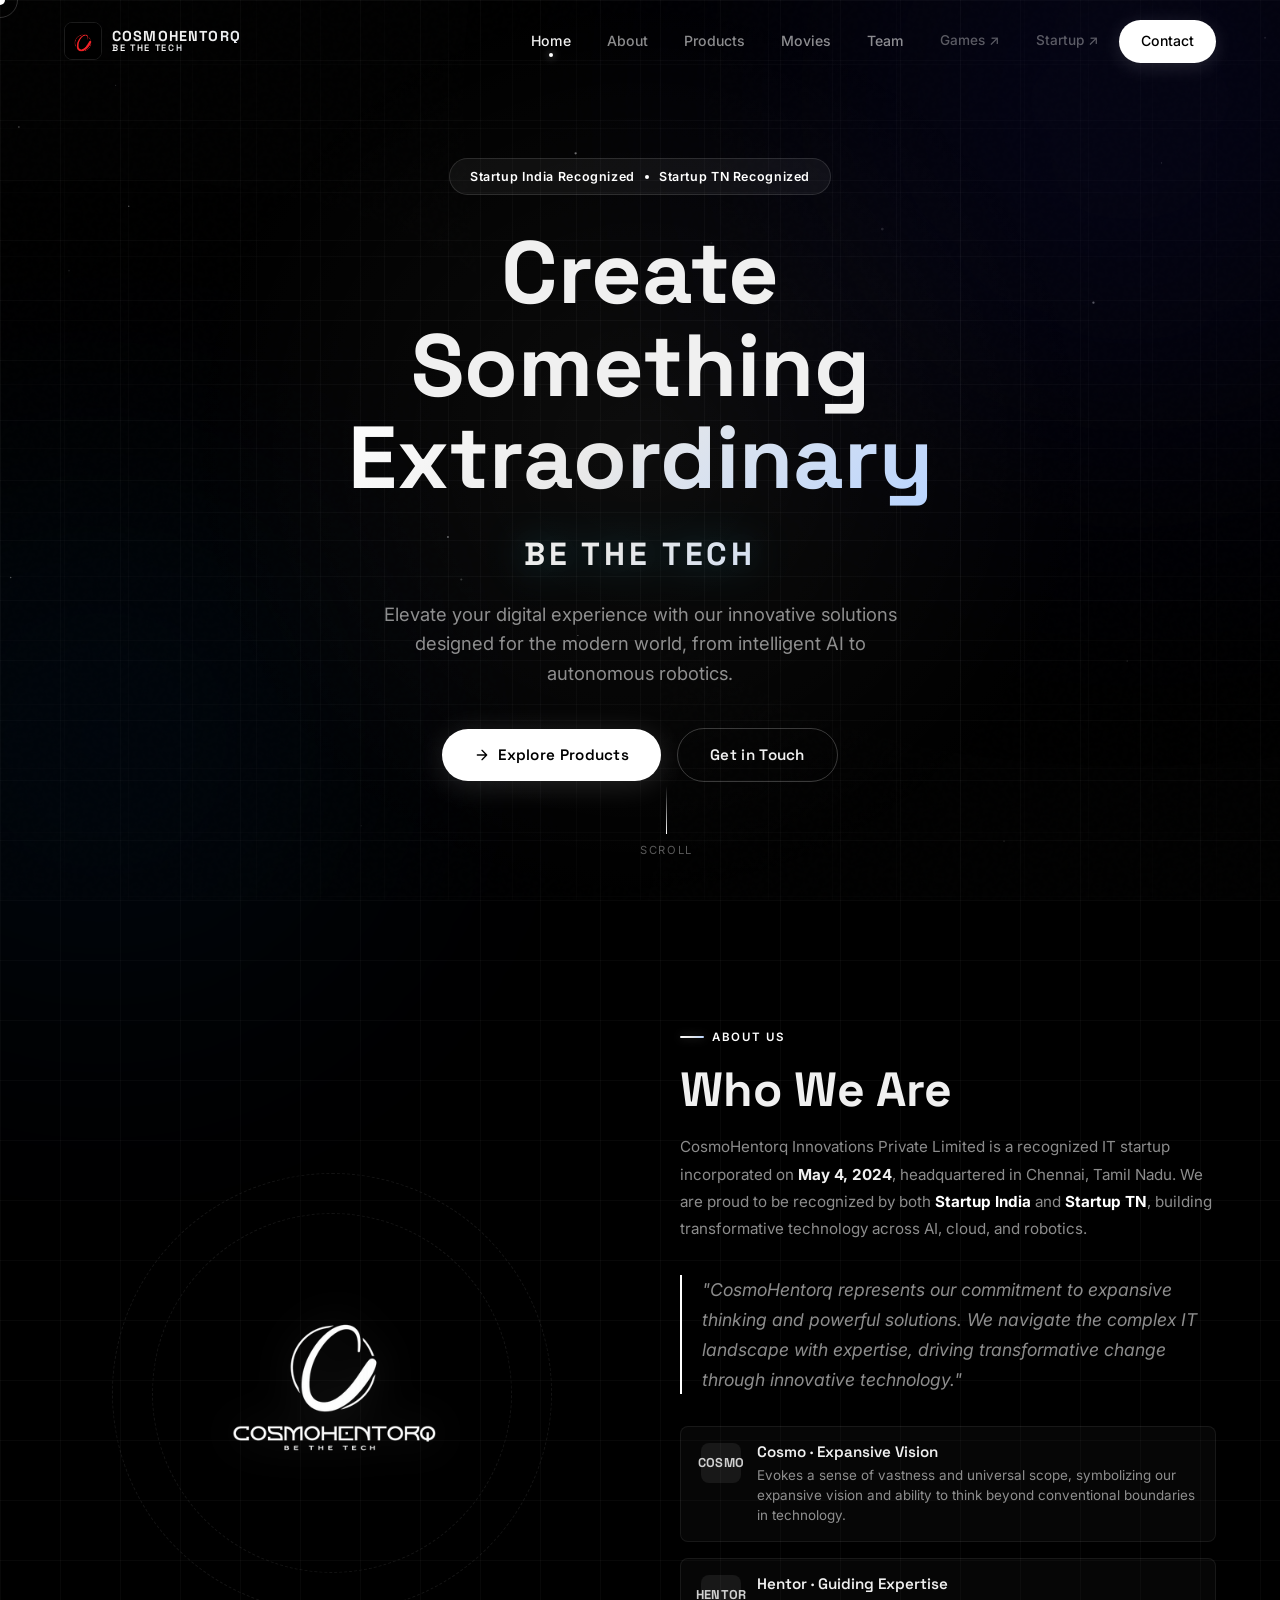
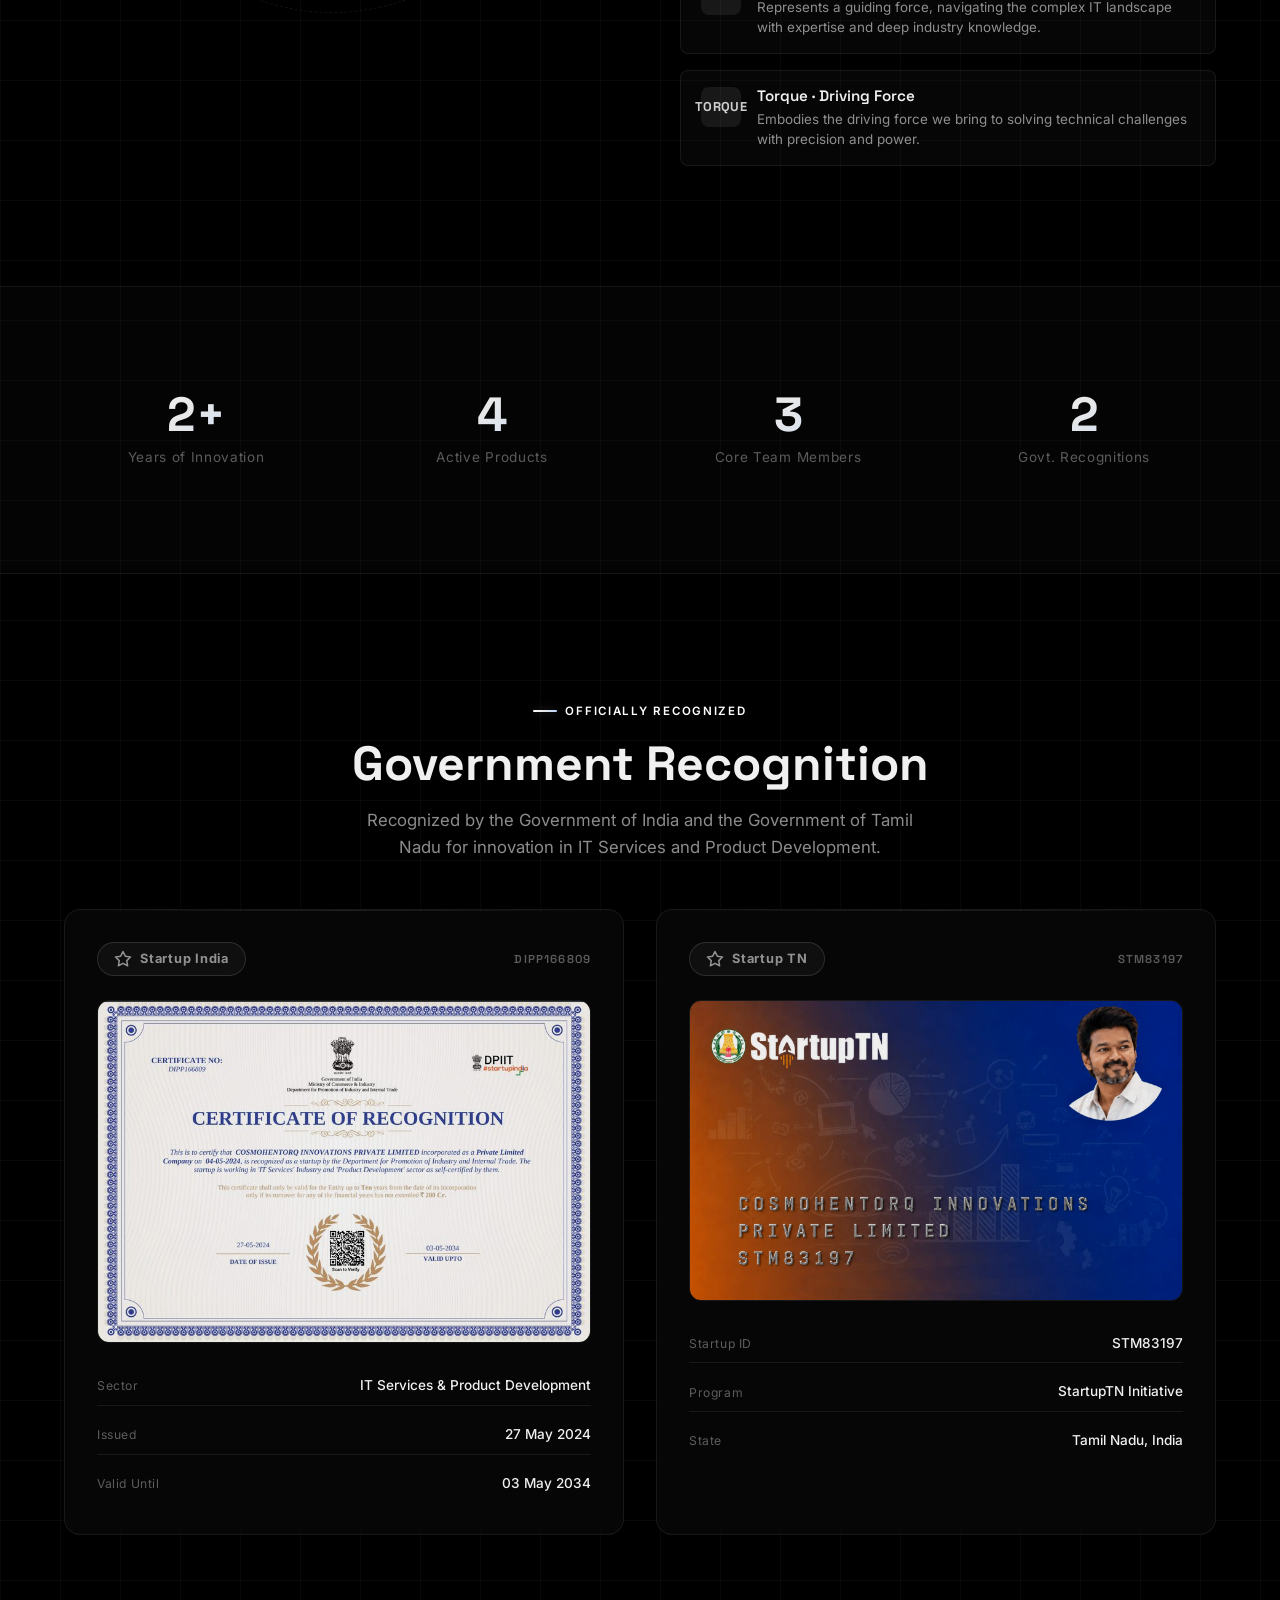
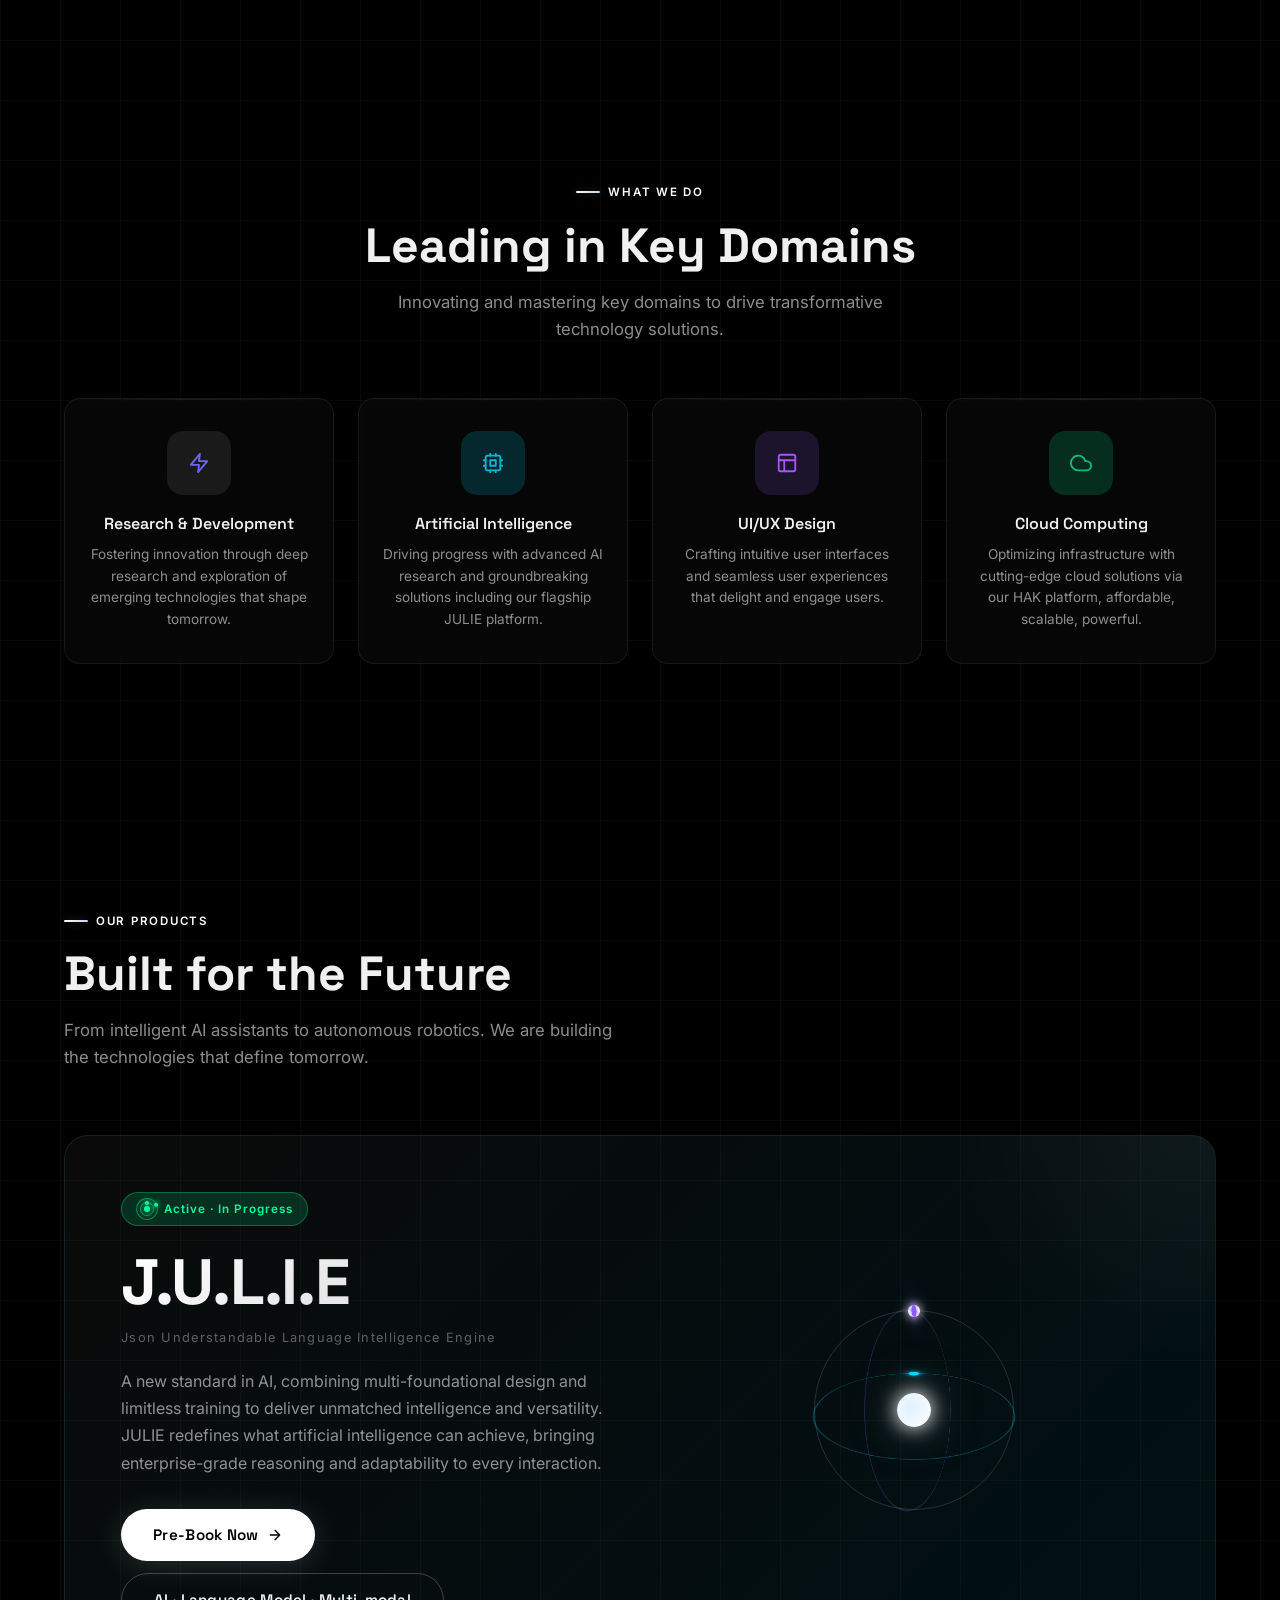
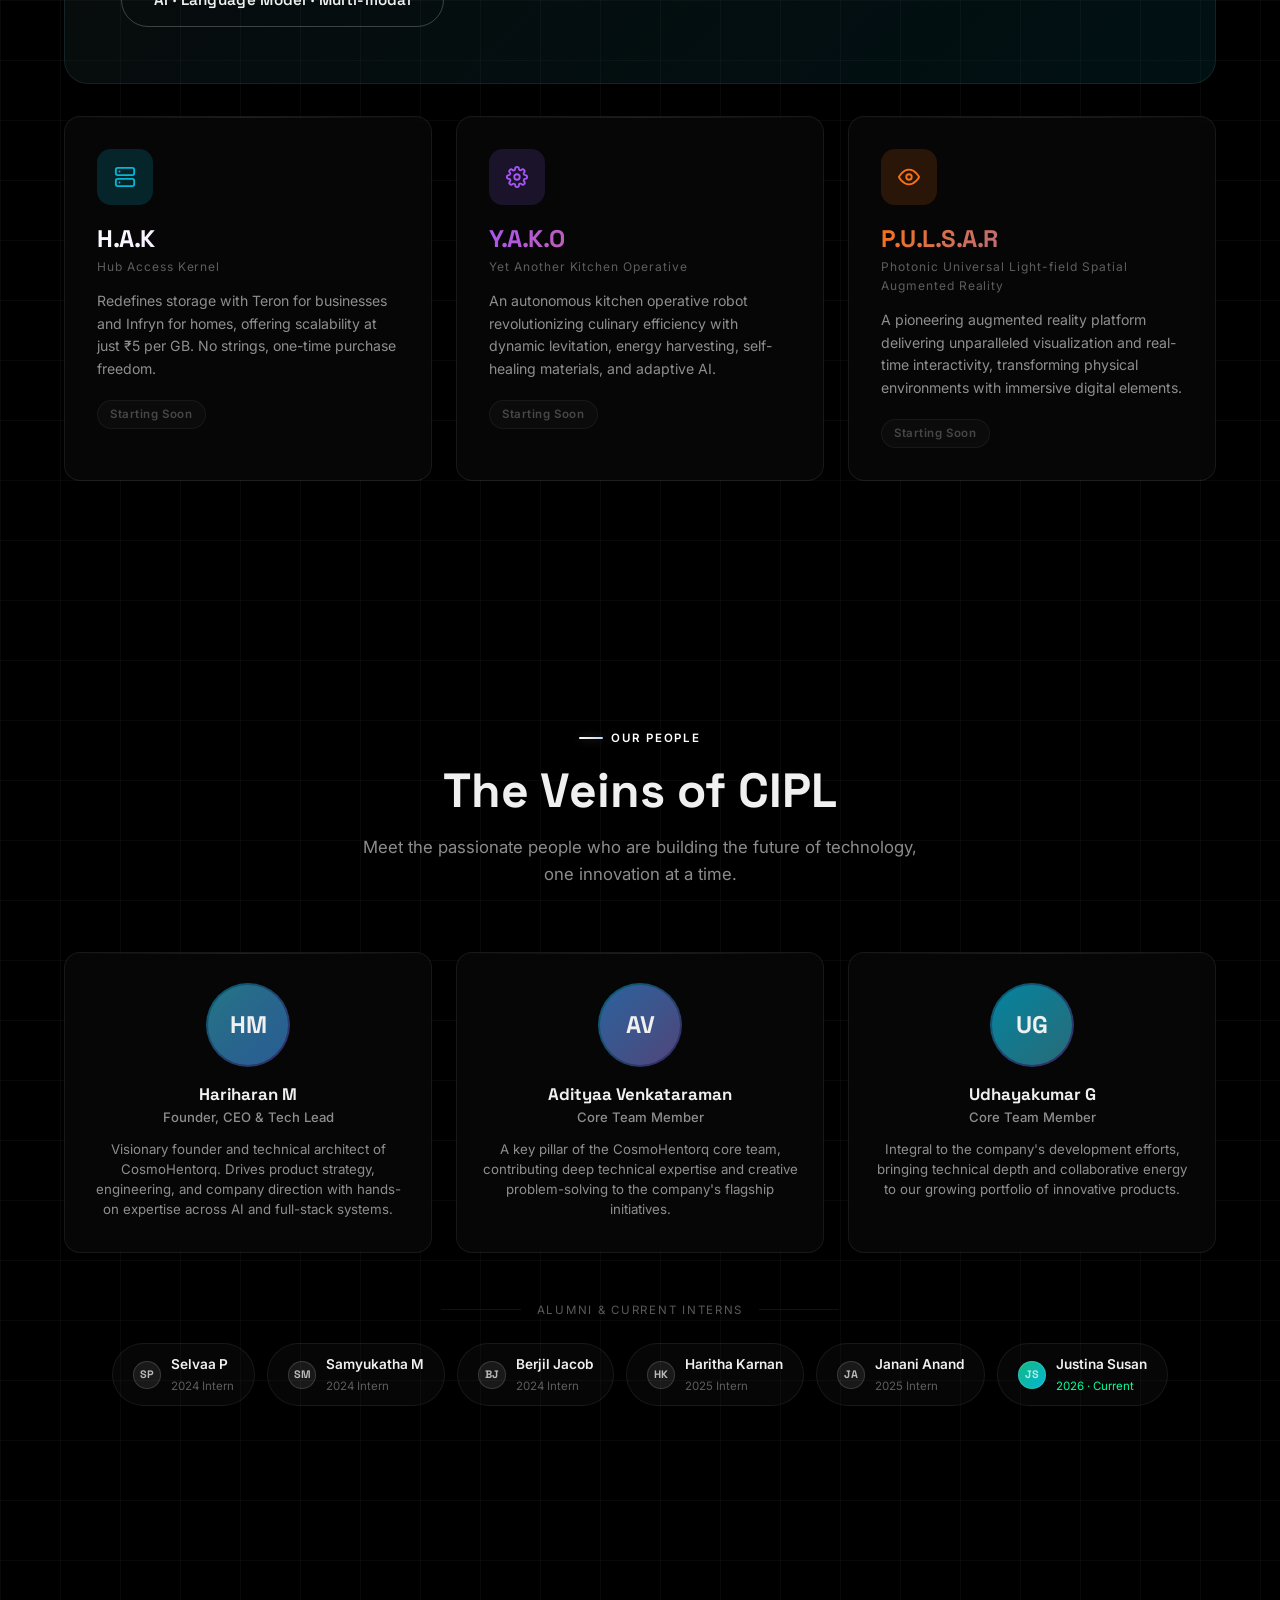
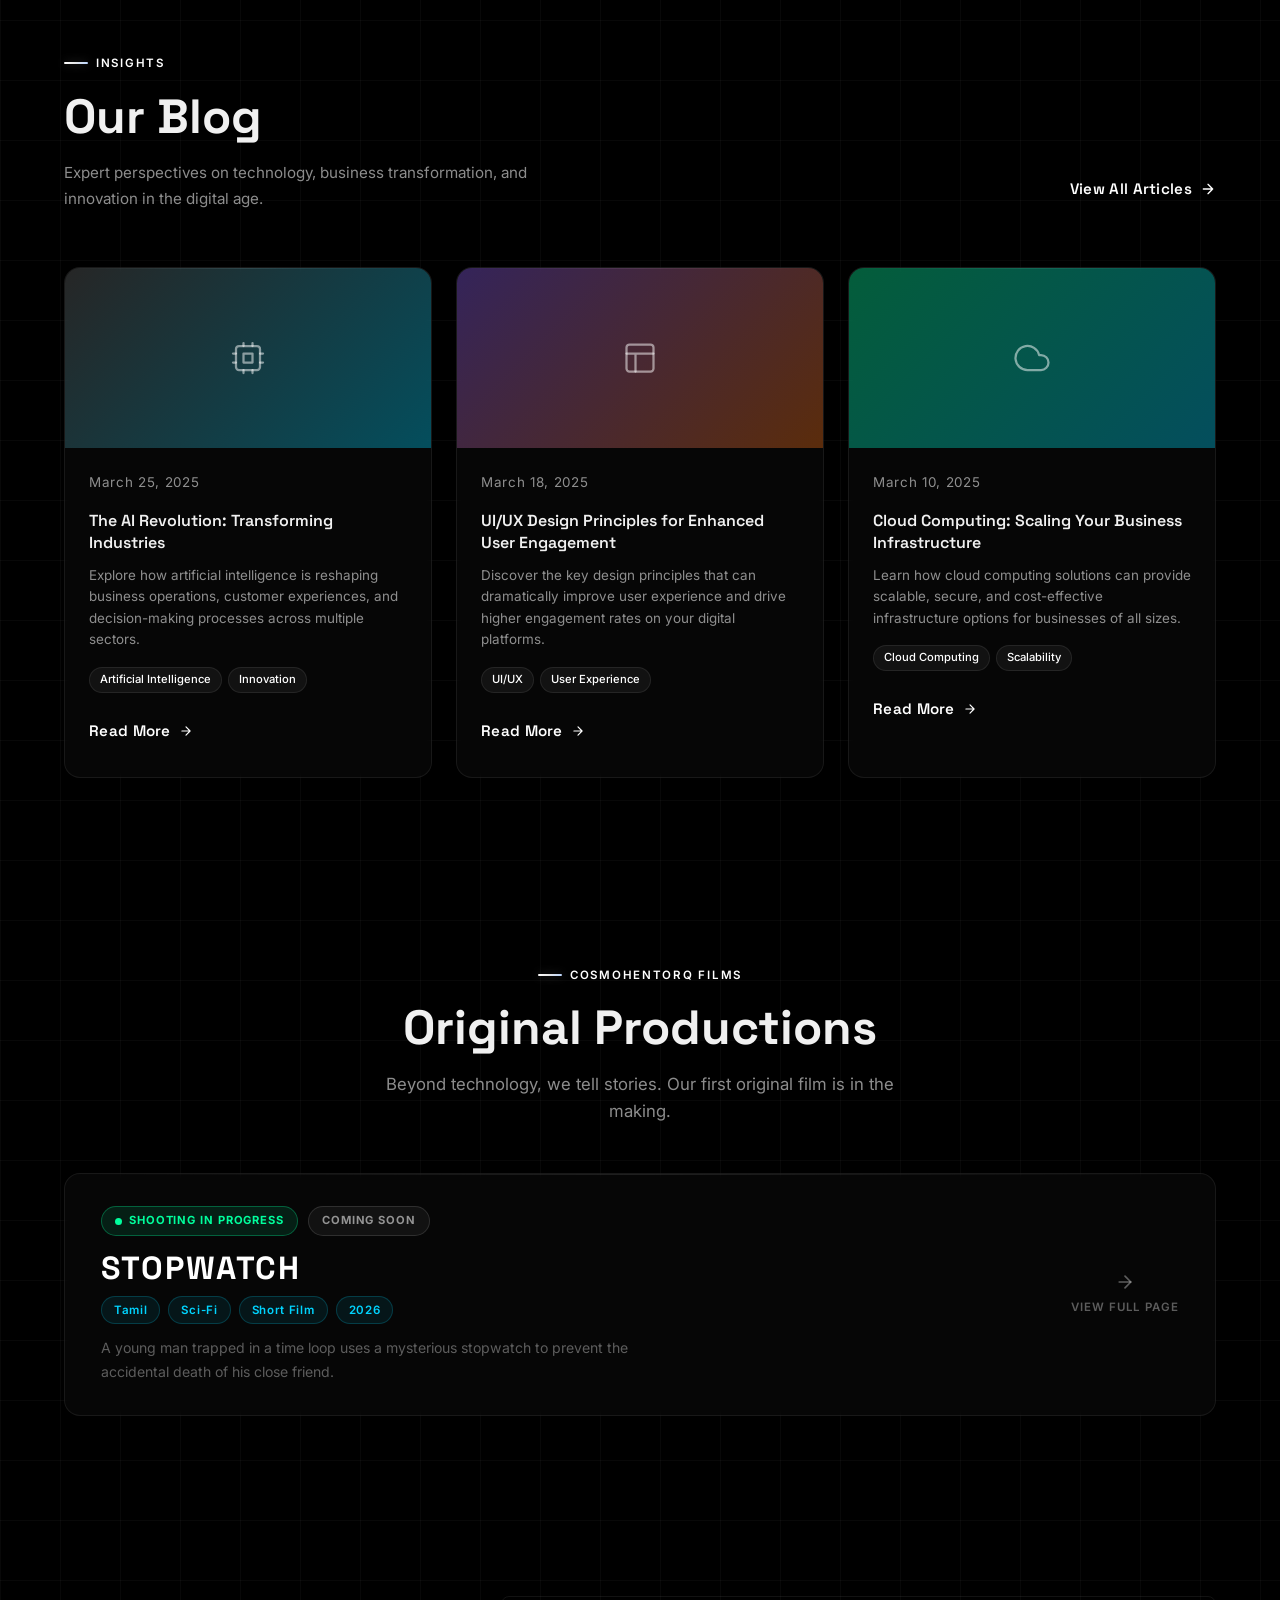
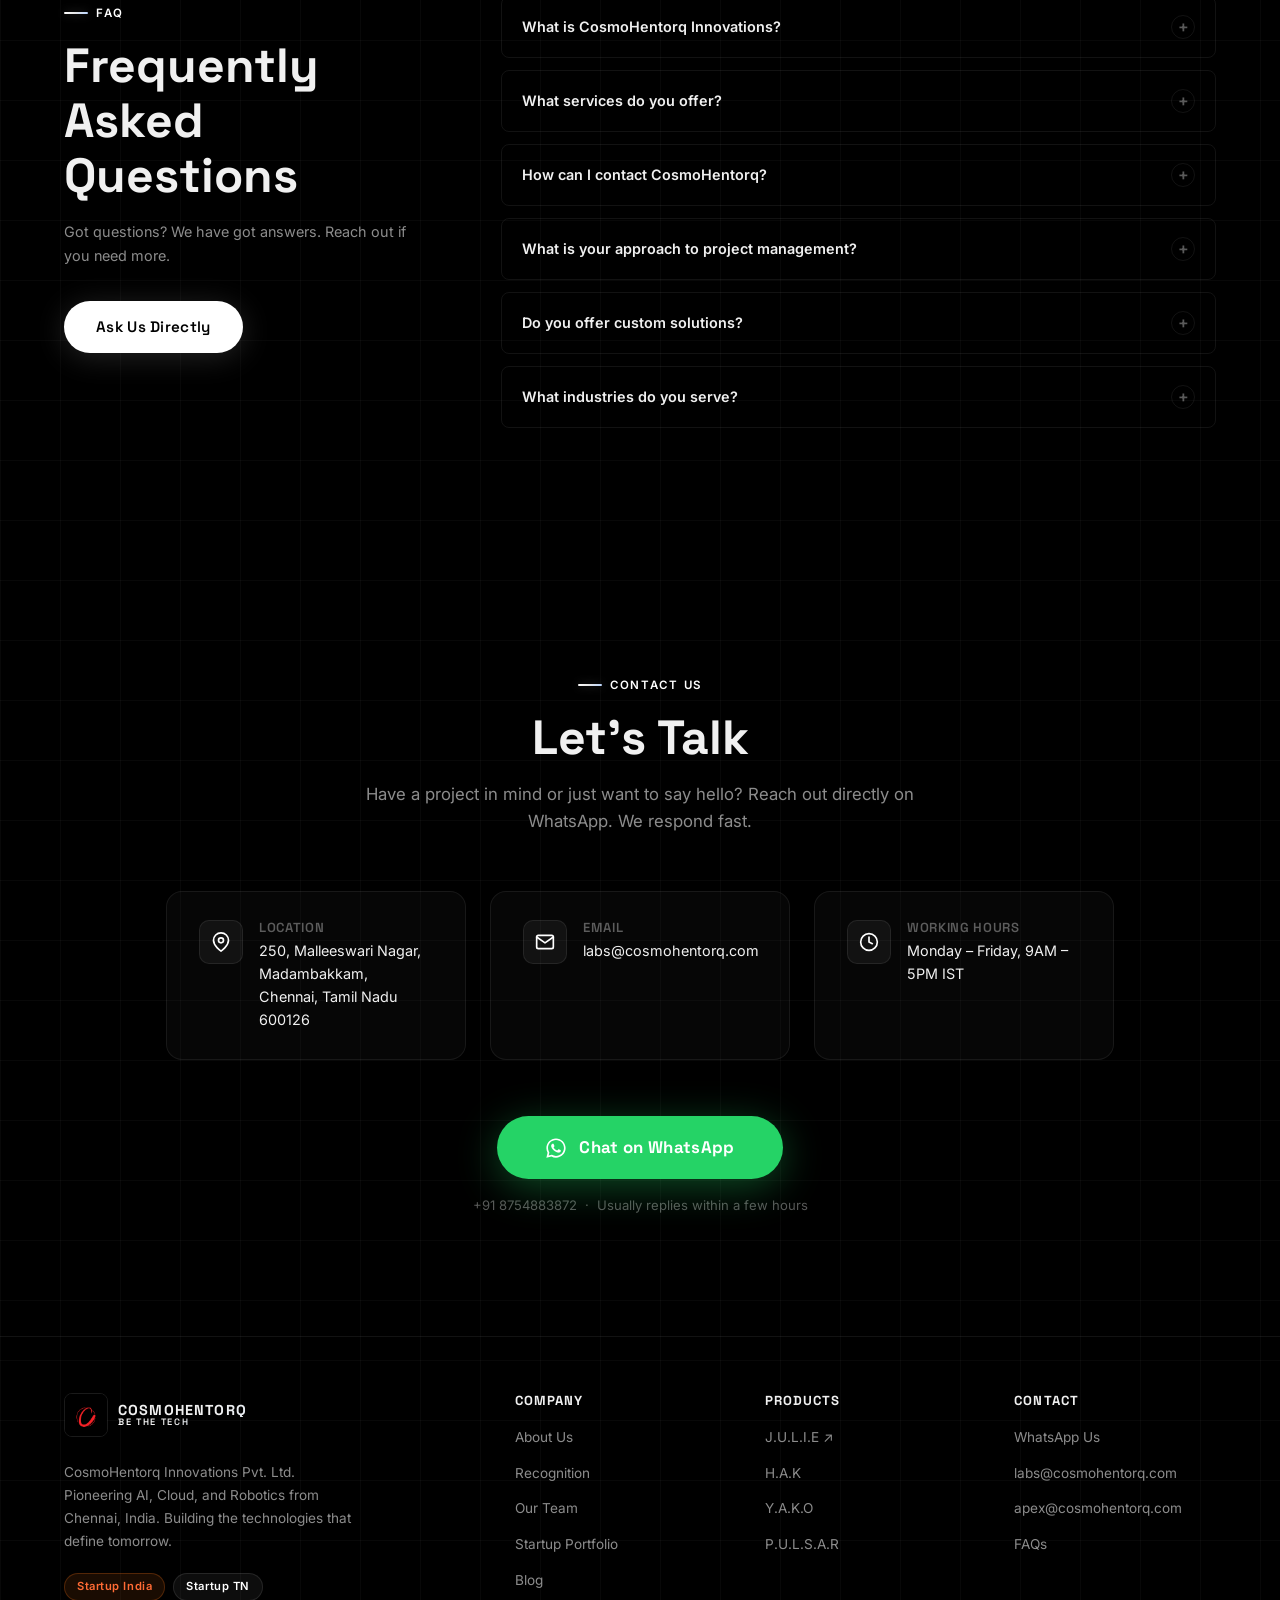
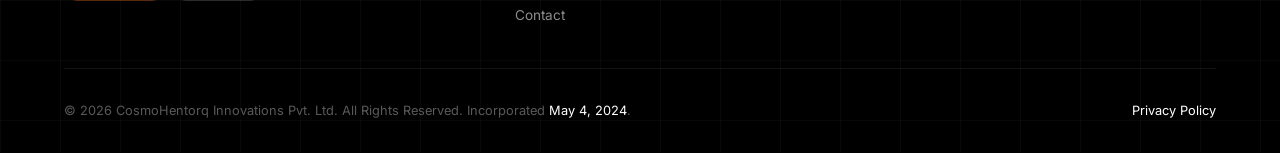
<file: index.html>
<!DOCTYPE html>
<html lang="en">
<head>
  <meta charset="UTF-8" />
  <meta name="viewport" content="width=device-width, initial-scale=1.0" />
  <meta name="description" content="CosmoHentorq Innovations Pvt. Ltd. — Startup India & Startup TN recognized IT company pioneering AI, Cloud, and Robotics solutions from Chennai, India." />
  <meta name="keywords" content="CosmoHentorq, JULIE AI, HAK cloud, YAKO robot, IT startup Chennai, Startup India, artificial intelligence" />
  <meta property="og:title" content="CosmoHentorq Innovations Pvt. Ltd." />
  <meta property="og:description" content="Create Something Extraordinary — Pioneering AI, Cloud, and Robotics." />
  <meta property="og:type" content="website" />
  <title>CosmoHentorq Innovations Pvt. Ltd.</title>
  <link rel="preconnect" href="https://fonts.googleapis.com" />
  <link rel="preconnect" href="https://fonts.gstatic.com" crossorigin />
  <link href="https://fonts.googleapis.com/css2?family=Space+Grotesk:wght@300;400;500;600;700;800&family=Inter:wght@300;400;500;600&display=swap" rel="stylesheet" />
  <link rel="stylesheet" href="style.css" />
  <link rel="preload" href="logo-white.png" as="image" />
</head>
<body>

  <!-- Full-page background canvas (stars) -->
  <canvas id="particleCanvas"></canvas>

  <!-- Custom Cursor -->
  <div class="cursor"></div>
  <div class="cursor-follower"></div>

  <!-- Ambient nebula orbs (fixed, visible across all sections) -->
  <div class="hero-orb hero-orb-1"></div>
  <div class="hero-orb hero-orb-2"></div>

  <!-- ==================== NAVBAR ==================== -->
  <nav class="navbar" id="navbar">
    <div class="nav-container">
      <a href="#home" class="nav-logo">
        <div class="logo-icon">
          <img src="cosmo.jpeg" alt="CosmoHentorq Logo" />
        </div>
        <div class="logo-text-wrap">
          <span class="logo-text">COSMOHENTORQ</span>
          <span class="logo-tagline">Be The Tech</span>
        </div>
      </a>

      <div class="nav-links" id="navLinks">
        <a href="#home"        class="nav-link active">Home</a>
        <a href="#about"       class="nav-link">About</a>
        <a href="#products"    class="nav-link">Products</a>
        <a href="#movies"      class="nav-link">Movies</a>
        <a href="#team"        class="nav-link">Team</a>
        <a href="https://games.cosmohentorq.com" target="_blank" rel="noopener" class="nav-link nav-link-ext">Games ↗</a>
        <a href="https://startup.cosmohentorq.com" target="_blank" rel="noopener" class="nav-link nav-link-ext">Startup ↗</a>
        <a href="#contact"     class="nav-link nav-cta">Contact</a>
      </div>

      <button class="nav-toggle" id="navToggle" aria-label="Menu">
        <span></span><span></span><span></span>
      </button>
    </div>
  </nav>

  <!-- ==================== HERO ==================== -->
  <section class="hero" id="home">
    <div class="hero-glow-track" id="heroGlow"></div>
    <div class="hero-content container">
      <div class="hero-badge reveal" data-delay="0">
        <span>Startup India Recognized</span>
        <span class="badge-dot"></span>
        <span>Startup TN Recognized</span>
      </div>
      <h1 class="hero-title reveal" data-delay="100">
        Create Something<br>
        <span class="gradient-text">Extraordinary</span>
      </h1>
      <p class="hero-tagline reveal" data-delay="150">Be The Tech</p>
      <p class="hero-subtitle reveal" data-delay="200">
        Elevate your digital experience with our innovative solutions designed for the modern world, from intelligent AI to autonomous robotics.
      </p>
      <div class="hero-actions reveal" data-delay="300">
        <a href="#products" class="btn btn-primary">
          <svg width="16" height="16" viewBox="0 0 24 24" fill="none" stroke="currentColor" stroke-width="2" stroke-linecap="round" stroke-linejoin="round"><path d="M5 12h14M12 5l7 7-7 7"/></svg>
          Explore Products
        </a>
        <a href="#contact" class="btn btn-secondary">Get in Touch</a>
      </div>
    </div>
    <div class="scroll-indicator">
      <div class="scroll-line"></div>
      <span>Scroll</span>
    </div>
  </section>

  <!-- ==================== ABOUT ==================== -->
  <section class="about" id="about">
    <div class="container">
      <div class="about-grid">
        <!-- Visual -->
        <div class="about-visual reveal-left">
          <div class="about-ring about-ring-1"></div>
          <div class="about-ring about-ring-2"></div>
          <img src="logo-white.png" alt="CosmoHentorq Logo" class="about-logo-float" loading="eager" decoding="async" />
        </div>

        <!-- Text -->
        <div class="about-text reveal-right">
          <span class="section-label">About Us</span>
          <h2 class="section-title">Who We Are</h2>
          <p style="color:var(--text-dim); font-size:0.95rem; line-height:1.8;">
            CosmoHentorq Innovations Private Limited is a recognized IT startup incorporated on <strong style="color:var(--text)">May 4, 2024</strong>, headquartered in Chennai, Tamil Nadu. We are proud to be recognized by both <strong style="color:var(--primary)">Startup India</strong> and <strong style="color:var(--primary)">Startup TN</strong>, building transformative technology across AI, cloud, and robotics.
          </p>
          <blockquote class="vision-quote">
            "CosmoHentorq represents our commitment to expansive thinking and powerful solutions. We navigate the complex IT landscape with expertise, driving transformative change through innovative technology."
          </blockquote>

          <div class="pillars">
            <div class="pillar">
              <div class="pillar-icon cosmo">COSMO</div>
              <div>
                <h4>Cosmo · Expansive Vision</h4>
                <p>Evokes a sense of vastness and universal scope, symbolizing our expansive vision and ability to think beyond conventional boundaries in technology.</p>
              </div>
            </div>
            <div class="pillar">
              <div class="pillar-icon hentor">HENTOR</div>
              <div>
                <h4>Hentor · Guiding Expertise</h4>
                <p>Represents a guiding force, navigating the complex IT landscape with expertise and deep industry knowledge.</p>
              </div>
            </div>
            <div class="pillar">
              <div class="pillar-icon torque">TORQUE</div>
              <div>
                <h4>Torque · Driving Force</h4>
                <p>Embodies the driving force we bring to solving technical challenges with precision and power.</p>
              </div>
            </div>
          </div>
        </div>
      </div>
    </div>
  </section>

  <!-- ==================== STATS ==================== -->
  <section class="stats">
    <div class="container">
      <div class="stats-grid">
        <div class="stat-item reveal" data-delay="0">
          <div class="stat-number" data-count="2" data-suffix="+">0+</div>
          <div class="stat-label">Years of Innovation</div>
        </div>
        <div class="stat-item reveal" data-delay="100">
          <div class="stat-number" data-count="4" data-suffix="">0</div>
          <div class="stat-label">Active Products</div>
        </div>
        <div class="stat-item reveal" data-delay="200">
          <div class="stat-number" data-count="3" data-suffix="">0</div>
          <div class="stat-label">Core Team Members</div>
        </div>
        <div class="stat-item reveal" data-delay="300">
          <div class="stat-number" data-count="2" data-suffix="">0</div>
          <div class="stat-label">Govt. Recognitions</div>
        </div>
      </div>
    </div>
  </section>

  <!-- ==================== RECOGNITION ==================== -->
  <section class="recognition" id="recognition">
    <div class="container">
      <div style="text-align:center; margin-bottom:48px;">
        <span class="section-label reveal">Officially Recognized</span>
        <h2 class="section-title reveal" data-delay="100">Government Recognition</h2>
        <p class="section-subtitle reveal" data-delay="200" style="margin:0 auto;">Recognized by the Government of India and the Government of Tamil Nadu for innovation in IT Services and Product Development.</p>
      </div>
      <div class="recognition-grid">
        <!-- Startup India -->
        <div class="recognition-card glass-card reveal" data-delay="0">
          <div class="recog-header">
            <div class="recog-badge recog-india">
              <svg width="18" height="18" viewBox="0 0 24 24" fill="none" stroke="currentColor" stroke-width="2" stroke-linecap="round" stroke-linejoin="round"><path d="M12 2l3.09 6.26L22 9.27l-5 4.87 1.18 6.88L12 17.77l-6.18 3.25L7 14.14 2 9.27l6.91-1.01L12 2z"/></svg>
              Startup India
            </div>
            <span class="recog-cert-no">DIPP166809</span>
          </div>
          <div class="recog-cert-wrap">
            <img src="startup-india-cert-opt.jpg" alt="Startup India Certificate of Recognition — CosmoHentorq Innovations" class="recog-cert-img" loading="lazy" decoding="async" />
            <div class="recog-cert-overlay">
              <a href="https://www.startupindia.gov.in/content/sih/en/profile.Startup.66545bf8e4b0608c0b187d0d.html" target="_blank" rel="noopener" class="btn btn-primary" style="font-size:0.82rem; padding:10px 20px;">
                View Profile
                <svg width="14" height="14" viewBox="0 0 24 24" fill="none" stroke="currentColor" stroke-width="2" stroke-linecap="round" stroke-linejoin="round"><path d="M18 13v6a2 2 0 0 1-2 2H5a2 2 0 0 1-2-2V8a2 2 0 0 1 2-2h6"/><polyline points="15 3 21 3 21 9"/><line x1="10" y1="14" x2="21" y2="3"/></svg>
              </a>
            </div>
          </div>
          <div class="recog-meta">
            <div class="recog-meta-item">
              <span class="recog-meta-label">Sector</span>
              <span class="recog-meta-value">IT Services &amp; Product Development</span>
            </div>
            <div class="recog-meta-item">
              <span class="recog-meta-label">Issued</span>
              <span class="recog-meta-value">27 May 2024</span>
            </div>
            <div class="recog-meta-item">
              <span class="recog-meta-label">Valid Until</span>
              <span class="recog-meta-value">03 May 2034</span>
            </div>
          </div>
        </div>

        <!-- Startup TN -->
        <div class="recognition-card glass-card reveal" data-delay="150">
          <div class="recog-header">
            <div class="recog-badge recog-tn">
              <svg width="18" height="18" viewBox="0 0 24 24" fill="none" stroke="currentColor" stroke-width="2" stroke-linecap="round" stroke-linejoin="round"><path d="M12 2l3.09 6.26L22 9.27l-5 4.87 1.18 6.88L12 17.77l-6.18 3.25L7 14.14 2 9.27l6.91-1.01L12 2z"/></svg>
              Startup TN
            </div>
            <span class="recog-cert-no">STM83197</span>
          </div>
          <div class="recog-cert-wrap">
            <img src="startup-tn-card.jpeg" alt="StartupTN Recognition Card — CosmoHentorq Innovations" class="recog-cert-img" loading="lazy" />
            <div class="recog-cert-overlay">
              <a href="https://startuptn.in/startup/profile/U1RBUlRVUA==/MzI5NjQ=" target="_blank" rel="noopener" class="btn btn-primary" style="font-size:0.82rem; padding:10px 20px;">
                View Profile
                <svg width="14" height="14" viewBox="0 0 24 24" fill="none" stroke="currentColor" stroke-width="2" stroke-linecap="round" stroke-linejoin="round"><path d="M18 13v6a2 2 0 0 1-2 2H5a2 2 0 0 1-2-2V8a2 2 0 0 1 2-2h6"/><polyline points="15 3 21 3 21 9"/><line x1="10" y1="14" x2="21" y2="3"/></svg>
              </a>
            </div>
          </div>
          <div class="recog-meta">
            <div class="recog-meta-item">
              <span class="recog-meta-label">Startup ID</span>
              <span class="recog-meta-value">STM83197</span>
            </div>
            <div class="recog-meta-item">
              <span class="recog-meta-label">Program</span>
              <span class="recog-meta-value">StartupTN Initiative</span>
            </div>
            <div class="recog-meta-item">
              <span class="recog-meta-label">State</span>
              <span class="recog-meta-value">Tamil Nadu, India</span>
            </div>
          </div>
        </div>
      </div>
    </div>
  </section>

  <!-- ==================== SERVICES ==================== -->
  <section class="services" id="services">
    <div class="container">
      <div style="text-align:center; margin-bottom:56px;">
        <span class="section-label reveal">What We Do</span>
        <h2 class="section-title reveal" data-delay="100">Leading in Key Domains</h2>
        <p class="section-subtitle reveal" data-delay="200" style="margin: 0 auto;">
          Innovating and mastering key domains to drive transformative technology solutions.
        </p>
      </div>
      <div class="services-grid">
        <div class="service-card glass-card reveal" data-delay="0">
          <div class="service-icon si-rd">
            <svg width="22" height="22" viewBox="0 0 24 24" fill="none" stroke="#6c63ff" stroke-width="2" stroke-linecap="round" stroke-linejoin="round"><polygon points="13 2 3 14 12 14 11 22 21 10 12 10 13 2"/></svg>
          </div>
          <h3>Research &amp; Development</h3>
          <p>Fostering innovation through deep research and exploration of emerging technologies that shape tomorrow.</p>
        </div>
        <div class="service-card glass-card reveal" data-delay="100">
          <div class="service-icon si-ai">
            <svg width="22" height="22" viewBox="0 0 24 24" fill="none" stroke="#06b6d4" stroke-width="2" stroke-linecap="round" stroke-linejoin="round"><rect x="4" y="4" width="16" height="16" rx="2"/><rect x="9" y="9" width="6" height="6"/><line x1="9" y1="2" x2="9" y2="4"/><line x1="15" y1="2" x2="15" y2="4"/><line x1="9" y1="20" x2="9" y2="22"/><line x1="15" y1="20" x2="15" y2="22"/><line x1="20" y1="9" x2="22" y2="9"/><line x1="20" y1="15" x2="22" y2="15"/><line x1="2" y1="9" x2="4" y2="9"/><line x1="2" y1="15" x2="4" y2="15"/></svg>
          </div>
          <h3>Artificial Intelligence</h3>
          <p>Driving progress with advanced AI research and groundbreaking solutions including our flagship JULIE platform.</p>
        </div>
        <div class="service-card glass-card reveal" data-delay="200">
          <div class="service-icon si-ui">
            <svg width="22" height="22" viewBox="0 0 24 24" fill="none" stroke="#a855f7" stroke-width="2" stroke-linecap="round" stroke-linejoin="round"><rect x="3" y="3" width="18" height="18" rx="2"/><path d="M3 9h18M9 21V9"/></svg>
          </div>
          <h3>UI/UX Design</h3>
          <p>Crafting intuitive user interfaces and seamless user experiences that delight and engage users.</p>
        </div>
        <div class="service-card glass-card reveal" data-delay="300">
          <div class="service-icon si-cloud">
            <svg width="22" height="22" viewBox="0 0 24 24" fill="none" stroke="#10b981" stroke-width="2" stroke-linecap="round" stroke-linejoin="round"><path d="M18 10h-1.26A8 8 0 1 0 9 20h9a5 5 0 0 0 0-10z"/></svg>
          </div>
          <h3>Cloud Computing</h3>
          <p>Optimizing infrastructure with cutting-edge cloud solutions via our HAK platform, affordable, scalable, powerful.</p>
        </div>
      </div>
    </div>
  </section>

  <!-- ==================== PRODUCTS ==================== -->
  <section class="products" id="products">
    <div class="container">
      <div class="products-header">
        <span class="section-label reveal">Our Products</span>
        <h2 class="section-title reveal" data-delay="100">Built for the Future</h2>
        <p class="section-subtitle reveal" data-delay="200">From intelligent AI assistants to autonomous robotics. We are building the technologies that define tomorrow.</p>
      </div>

      <!-- Featured: JULIE -->
      <div class="products-featured reveal">
        <div class="product-featured-content">
          <div class="product-featured-label">
            <div class="julie-atom">
              <div class="julie-nucleus"></div>
              <div class="julie-orbit orbit-1"><div class="julie-electron"></div></div>
              <div class="julie-orbit orbit-2"><div class="julie-electron"></div></div>
            </div>
            Active · In Progress
          </div>
          <h2 class="product-featured-title gradient-text">J.U.L.I.E</h2>
          <p class="product-featured-full">Json Understandable Language Intelligence Engine</p>
          <p class="product-featured-desc">
            A new standard in AI, combining multi-foundational design and limitless training to deliver unmatched intelligence and versatility. JULIE redefines what artificial intelligence can achieve, bringing enterprise-grade reasoning and adaptability to every interaction.
          </p>
          <div style="display:flex; gap:12px; flex-wrap:wrap;">
            <a href="https://julie.cosmohentorq.com" target="_blank" rel="noopener" class="btn btn-primary">
              Pre-Book Now
              <svg width="16" height="16" viewBox="0 0 24 24" fill="none" stroke="currentColor" stroke-width="2" stroke-linecap="round" stroke-linejoin="round"><path d="M5 12h14M12 5l7 7-7 7"/></svg>
            </a>
            <span class="btn btn-secondary" style="cursor:default;">AI · Language Model · Multi-modal</span>
          </div>
        </div>
        <div class="product-visual">
          <div class="julie-big-atom">
            <div class="jba-nucleus"></div>
            <div class="jba-wrap jba-w1"><div class="jba-ring"><div class="jba-electron jba-e1"></div></div></div>
            <div class="jba-wrap jba-w2"><div class="jba-ring"><div class="jba-electron jba-e2"></div></div></div>
            <div class="jba-wrap jba-w3"><div class="jba-ring"><div class="jba-electron jba-e3"></div></div></div>
          </div>
        </div>
      </div>

      <!-- Products Grid -->
      <div class="products-grid">
        <!-- HAK -->
        <div class="product-card glass-card reveal" data-delay="0">
          <div class="product-card-icon pc-hak">
            <svg width="22" height="22" viewBox="0 0 24 24" fill="none" stroke="#06b6d4" stroke-width="2" stroke-linecap="round" stroke-linejoin="round"><rect x="2" y="2" width="20" height="8" rx="2"/><rect x="2" y="14" width="20" height="8" rx="2"/><line x1="6" y1="6" x2="6.01" y2="6"/><line x1="6" y1="18" x2="6.01" y2="18"/></svg>
          </div>
          <h3 class="gradient-text-purple">H.A.K</h3>
          <p class="product-full">Hub Access Kernel</p>
          <p>Redefines storage with Teron for businesses and Infryn for homes, offering scalability at just ₹5 per GB. No strings, one-time purchase freedom.</p>
          <span class="product-tag tag-soon">Starting Soon</span>
        </div>

        <!-- YAKO -->
        <div class="product-card glass-card reveal" data-delay="150">
          <div class="product-card-icon pc-yako">
            <svg width="22" height="22" viewBox="0 0 24 24" fill="none" stroke="#a855f7" stroke-width="2" stroke-linecap="round" stroke-linejoin="round"><circle cx="12" cy="12" r="3"/><path d="M19.4 15a1.65 1.65 0 0 0 .33 1.82l.06.06a2 2 0 0 1-2.83 2.83l-.06-.06a1.65 1.65 0 0 0-1.82-.33 1.65 1.65 0 0 0-1 1.51V21a2 2 0 0 1-4 0v-.09A1.65 1.65 0 0 0 9 19.4a1.65 1.65 0 0 0-1.82.33l-.06.06a2 2 0 0 1-2.83-2.83l.06-.06A1.65 1.65 0 0 0 4.68 15a1.65 1.65 0 0 0-1.51-1H3a2 2 0 0 1 0-4h.09A1.65 1.65 0 0 0 4.6 9a1.65 1.65 0 0 0-.33-1.82l-.06-.06a2 2 0 0 1 2.83-2.83l.06.06A1.65 1.65 0 0 0 9 4.68a1.65 1.65 0 0 0 1-1.51V3a2 2 0 0 1 4 0v.09a1.65 1.65 0 0 0 1 1.51 1.65 1.65 0 0 0 1.82-.33l.06-.06a2 2 0 0 1 2.83 2.83l-.06.06A1.65 1.65 0 0 0 19.4 9a1.65 1.65 0 0 0 1.51 1H21a2 2 0 0 1 0 4h-.09a1.65 1.65 0 0 0-1.51 1z"/></svg>
          </div>
          <h3 style="background:linear-gradient(135deg,#a855f7,#f97316); -webkit-background-clip:text; -webkit-text-fill-color:transparent; background-clip:text;">Y.A.K.O</h3>
          <p class="product-full">Yet Another Kitchen Operative</p>
          <p>An autonomous kitchen operative robot revolutionizing culinary efficiency with dynamic levitation, energy harvesting, self-healing materials, and adaptive AI.</p>
          <span class="product-tag tag-soon">Starting Soon</span>
        </div>

        <!-- PULSAR -->
        <div class="product-card glass-card reveal" data-delay="300">
          <div class="product-card-icon pc-pulsar">
            <svg width="22" height="22" viewBox="0 0 24 24" fill="none" stroke="#f97316" stroke-width="2" stroke-linecap="round" stroke-linejoin="round"><path d="M1 12s4-8 11-8 11 8 11 8-4 8-11 8-11-8-11-8z"/><circle cx="12" cy="12" r="3"/></svg>
          </div>
          <h3 style="background:linear-gradient(135deg,#f97316,#6c63ff); -webkit-background-clip:text; -webkit-text-fill-color:transparent; background-clip:text;">P.U.L.S.A.R</h3>
          <p class="product-full">Photonic Universal Light-field Spatial Augmented Reality</p>
          <p>A pioneering augmented reality platform delivering unparalleled visualization and real-time interactivity, transforming physical environments with immersive digital elements.</p>
          <span class="product-tag tag-soon">Starting Soon</span>
        </div>
      </div>
    </div>
  </section>

  <!-- ==================== TEAM ==================== -->
  <section class="team" id="team">
    <div class="container">
      <div class="team-header">
        <span class="section-label reveal">Our People</span>
        <h2 class="section-title reveal" data-delay="100">The Veins of CIPL</h2>
        <p class="section-subtitle reveal" data-delay="200">Meet the passionate people who are building the future of technology, one innovation at a time.</p>
      </div>

      <!-- Core Team -->
      <div class="team-grid">
        <div class="team-card glass-card reveal" data-delay="0">
          <div class="team-avatar ta-hm">HM</div>
          <h3>Hariharan M</h3>
          <p class="team-role">Founder, CEO &amp; Tech Lead</p>
          <p>Visionary founder and technical architect of CosmoHentorq. Drives product strategy, engineering, and company direction with hands-on expertise across AI and full-stack systems.</p>
        </div>
        <div class="team-card glass-card reveal" data-delay="150">
          <div class="team-avatar ta-av">AV</div>
          <h3>Adityaa Venkataraman</h3>
          <p class="team-role">Core Team Member</p>
          <p>A key pillar of the CosmoHentorq core team, contributing deep technical expertise and creative problem-solving to the company's flagship initiatives.</p>
        </div>
        <div class="team-card glass-card reveal" data-delay="300">
          <div class="team-avatar ta-ug">UG</div>
          <h3>Udhayakumar G</h3>
          <p class="team-role">Core Team Member</p>
          <p>Integral to the company's development efforts, bringing technical depth and collaborative energy to our growing portfolio of innovative products.</p>
        </div>
      </div>

      <!-- Interns -->
      <div class="interns-section reveal">
        <p class="interns-title">Alumni &amp; Current Interns</p>
        <div class="interns-grid">
          <div class="intern-chip">
            <div class="intern-chip-avatar">SP</div>
            <div class="intern-chip-info">
              <span class="intern-chip-name">Selvaa P</span>
              <span class="intern-chip-year">2024 Intern</span>
            </div>
          </div>
          <div class="intern-chip">
            <div class="intern-chip-avatar">SM</div>
            <div class="intern-chip-info">
              <span class="intern-chip-name">Samyukatha M</span>
              <span class="intern-chip-year">2024 Intern</span>
            </div>
          </div>
          <div class="intern-chip">
            <div class="intern-chip-avatar">BJ</div>
            <div class="intern-chip-info">
              <span class="intern-chip-name">Berjil Jacob</span>
              <span class="intern-chip-year">2024 Intern</span>
            </div>
          </div>
          <div class="intern-chip">
            <div class="intern-chip-avatar">HK</div>
            <div class="intern-chip-info">
              <span class="intern-chip-name">Haritha Karnan</span>
              <span class="intern-chip-year">2025 Intern</span>
            </div>
          </div>
          <div class="intern-chip">
            <div class="intern-chip-avatar">JA</div>
            <div class="intern-chip-info">
              <span class="intern-chip-name">Janani Anand</span>
              <span class="intern-chip-year">2025 Intern</span>
            </div>
          </div>
          <div class="intern-chip current">
            <div class="intern-chip-avatar" style="background:linear-gradient(135deg,#10b981,#06b6d4);">JS</div>
            <div class="intern-chip-info">
              <span class="intern-chip-name">Justina Susan</span>
              <span class="intern-chip-year">2026 · Current</span>
            </div>
          </div>
        </div>
      </div>
    </div>
  </section>

  <!-- ==================== BLOG ==================== -->
  <section class="blog" id="blog">
    <div class="container">
      <div class="blog-header">
        <div>
          <span class="section-label reveal">Insights</span>
          <h2 class="section-title reveal" data-delay="100">Our Blog</h2>
          <p style="color:var(--text-dim); font-size:0.95rem; max-width:480px; line-height:1.7;" class="reveal" data-delay="200">Expert perspectives on technology, business transformation, and innovation in the digital age.</p>
        </div>
        <a href="#" class="btn btn-ghost reveal" data-delay="300">
          View All Articles
          <svg width="16" height="16" viewBox="0 0 24 24" fill="none" stroke="currentColor" stroke-width="2" stroke-linecap="round" stroke-linejoin="round"><path d="M5 12h14M12 5l7 7-7 7"/></svg>
        </a>
      </div>
      <div class="blog-grid">
        <div class="blog-card glass-card reveal" data-delay="0">
          <div class="blog-card-image blog-image-1">
            <div class="blog-image-icon">
              <svg width="36" height="36" viewBox="0 0 24 24" fill="none" stroke="rgba(255,255,255,0.5)" stroke-width="1.5" stroke-linecap="round" stroke-linejoin="round"><rect x="4" y="4" width="16" height="16" rx="2"/><rect x="9" y="9" width="6" height="6"/><line x1="9" y1="2" x2="9" y2="4"/><line x1="15" y1="2" x2="15" y2="4"/><line x1="9" y1="20" x2="9" y2="22"/><line x1="15" y1="20" x2="15" y2="22"/><line x1="20" y1="9" x2="22" y2="9"/><line x1="20" y1="15" x2="22" y2="15"/><line x1="2" y1="9" x2="4" y2="9"/><line x1="2" y1="15" x2="4" y2="15"/></svg>
            </div>
          </div>
          <div class="blog-card-content">
            <p class="blog-date">March 25, 2025</p>
            <h3>The AI Revolution: Transforming Industries</h3>
            <p>Explore how artificial intelligence is reshaping business operations, customer experiences, and decision-making processes across multiple sectors.</p>
            <div class="blog-tags">
              <span class="blog-tag">Artificial Intelligence</span>
              <span class="blog-tag">Innovation</span>
            </div>
            <a href="#" class="btn btn-ghost">
              Read More
              <svg width="14" height="14" viewBox="0 0 24 24" fill="none" stroke="currentColor" stroke-width="2" stroke-linecap="round" stroke-linejoin="round"><path d="M5 12h14M12 5l7 7-7 7"/></svg>
            </a>
          </div>
        </div>
        <div class="blog-card glass-card reveal" data-delay="150">
          <div class="blog-card-image blog-image-2">
            <div class="blog-image-icon">
              <svg width="36" height="36" viewBox="0 0 24 24" fill="none" stroke="rgba(255,255,255,0.5)" stroke-width="1.5" stroke-linecap="round" stroke-linejoin="round"><rect x="3" y="3" width="18" height="18" rx="2"/><path d="M3 9h18M9 21V9"/></svg>
            </div>
          </div>
          <div class="blog-card-content">
            <p class="blog-date">March 18, 2025</p>
            <h3>UI/UX Design Principles for Enhanced User Engagement</h3>
            <p>Discover the key design principles that can dramatically improve user experience and drive higher engagement rates on your digital platforms.</p>
            <div class="blog-tags">
              <span class="blog-tag">UI/UX</span>
              <span class="blog-tag">User Experience</span>
            </div>
            <a href="#" class="btn btn-ghost">
              Read More
              <svg width="14" height="14" viewBox="0 0 24 24" fill="none" stroke="currentColor" stroke-width="2" stroke-linecap="round" stroke-linejoin="round"><path d="M5 12h14M12 5l7 7-7 7"/></svg>
            </a>
          </div>
        </div>
        <div class="blog-card glass-card reveal" data-delay="300">
          <div class="blog-card-image blog-image-3">
            <div class="blog-image-icon">
              <svg width="36" height="36" viewBox="0 0 24 24" fill="none" stroke="rgba(255,255,255,0.5)" stroke-width="1.5" stroke-linecap="round" stroke-linejoin="round"><path d="M18 10h-1.26A8 8 0 1 0 9 20h9a5 5 0 0 0 0-10z"/></svg>
            </div>
          </div>
          <div class="blog-card-content">
            <p class="blog-date">March 10, 2025</p>
            <h3>Cloud Computing: Scaling Your Business Infrastructure</h3>
            <p>Learn how cloud computing solutions can provide scalable, secure, and cost-effective infrastructure options for businesses of all sizes.</p>
            <div class="blog-tags">
              <span class="blog-tag">Cloud Computing</span>
              <span class="blog-tag">Scalability</span>
            </div>
            <a href="#" class="btn btn-ghost">
              Read More
              <svg width="14" height="14" viewBox="0 0 24 24" fill="none" stroke="currentColor" stroke-width="2" stroke-linecap="round" stroke-linejoin="round"><path d="M5 12h14M12 5l7 7-7 7"/></svg>
            </a>
          </div>
        </div>
      </div>
    </div>
  </section>

  <!-- ==================== MOVIES ==================== -->
  <section class="movies" id="movies">
    <div class="container">
      <div style="text-align:center; margin-bottom:48px;">
        <span class="section-label reveal">CosmoHentorq Films</span>
        <h2 class="section-title reveal" data-delay="100">Original Productions</h2>
        <p class="section-subtitle reveal" data-delay="200" style="margin:0 auto;">Beyond technology, we tell stories. Our first original film is in the making.</p>
      </div>
      <a href="movies.html" target="_blank" rel="noopener" class="movie-teaser-link reveal" data-delay="150">
        <div class="movie-teaser glass-card">
          <div class="movie-teaser-left">
            <div class="movie-teaser-badges">
              <span class="movie-badge badge-shooting">
                <svg width="7" height="7" viewBox="0 0 8 8"><circle cx="4" cy="4" r="4" fill="currentColor"/></svg>
                Shooting in Progress
              </span>
              <span class="movie-badge badge-coming">Coming Soon</span>
            </div>
            <h3 class="movie-teaser-title">STOPWATCH</h3>
            <div class="movie-genre-row" style="margin-bottom:12px;">
              <span class="movie-genre-tag">Tamil</span>
              <span class="movie-genre-tag">Sci-Fi</span>
              <span class="movie-genre-tag">Short Film</span>
              <span class="movie-genre-tag">2026</span>
            </div>
            <p class="movie-teaser-plot">A young man trapped in a time loop uses a mysterious stopwatch to prevent the accidental death of his close friend.</p>
          </div>
          <div class="movie-teaser-arrow">
            <svg width="20" height="20" viewBox="0 0 24 24" fill="none" stroke="currentColor" stroke-width="2" stroke-linecap="round" stroke-linejoin="round"><line x1="5" y1="12" x2="19" y2="12"/><polyline points="12 5 19 12 12 19"/></svg>
            <span>View Full Page</span>
          </div>
        </div>
      </a>
    </div>
  </section>

  <!-- ==================== FAQ ==================== -->
  <section class="faq" id="faq">
    <div class="container">
      <div class="faq-container">
        <div>
          <span class="section-label reveal">FAQ</span>
          <h2 class="section-title reveal" data-delay="100">Frequently Asked Questions</h2>
          <p style="color:var(--text-dim); font-size:0.9rem; line-height:1.7;" class="reveal" data-delay="200">Got questions? We have got answers. Reach out if you need more.</p>
          <div style="margin-top:32px;" class="reveal" data-delay="300">
            <a href="#contact" class="btn btn-primary">Ask Us Directly</a>
          </div>
        </div>
        <div class="faq-list reveal" data-delay="150">
          <div class="faq-item">
            <div class="faq-question">
              What is CosmoHentorq Innovations?
              <span class="faq-toggle">+</span>
            </div>
            <div class="faq-answer">
              <div class="faq-answer-inner">CosmoHentorq Innovations Private Limited is a Startup India and Startup TN recognized IT company incorporated on May 4, 2024, based in Chennai, Tamil Nadu. We build transformative technology across AI, cloud services, and robotics to empower businesses and individuals.</div>
            </div>
          </div>
          <div class="faq-item">
            <div class="faq-question">
              What services do you offer?
              <span class="faq-toggle">+</span>
            </div>
            <div class="faq-answer">
              <div class="faq-answer-inner">We specialize in Research &amp; Development, Artificial Intelligence, UI/UX Design, and Cloud Computing. Our products include JULIE (AI platform), HAK (cloud storage), YAKO (kitchen robotics), and PULSAR (augmented reality).</div>
            </div>
          </div>
          <div class="faq-item">
            <div class="faq-question">
              How can I contact CosmoHentorq?
              <span class="faq-toggle">+</span>
            </div>
            <div class="faq-answer">
              <div class="faq-answer-inner">You can reach us via WhatsApp at +91 8754883872, or email us at labs@cosmohentorq.com for research &amp; lab inquiries, or apex@cosmohentorq.com for executive matters. We are located at 250, Malleeswari Nagar, Madambakkam, Chennai, Tamil Nadu.</div>
            </div>
          </div>
          <div class="faq-item">
            <div class="faq-question">
              What is your approach to project management?
              <span class="faq-toggle">+</span>
            </div>
            <div class="faq-answer">
              <div class="faq-answer-inner">We follow agile methodologies with a strong emphasis on collaborative development, rapid iteration, and transparent communication. Each project has dedicated ownership with regular milestone reviews to ensure quality and timely delivery.</div>
            </div>
          </div>
          <div class="faq-item">
            <div class="faq-question">
              Do you offer custom solutions?
              <span class="faq-toggle">+</span>
            </div>
            <div class="faq-answer">
              <div class="faq-answer-inner">Yes, absolutely. We design and develop custom technology solutions tailored to your specific business needs — from bespoke AI integrations to custom cloud infrastructure using our HAK platform. Contact us to discuss your requirements.</div>
            </div>
          </div>
          <div class="faq-item">
            <div class="faq-question">
              What industries do you serve?
              <span class="faq-toggle">+</span>
            </div>
            <div class="faq-answer">
              <div class="faq-answer-inner">We serve a wide range of industries including healthcare, education, food-tech, enterprise software, logistics, and retail, or any sector that can benefit from AI, cloud infrastructure, or intelligent automation.</div>
            </div>
          </div>
        </div>
      </div>
    </div>
  </section>

  <!-- ==================== CONTACT ==================== -->
  <section class="contact" id="contact">
    <div class="container">
      <div style="text-align:center; margin-bottom:56px;">
        <span class="section-label reveal">Contact Us</span>
        <h2 class="section-title reveal" data-delay="100">Let's Talk</h2>
        <p class="section-subtitle reveal" data-delay="200" style="margin:0 auto;">Have a project in mind or just want to say hello? Reach out directly on WhatsApp. We respond fast.</p>
      </div>

      <div class="contact-cards reveal" data-delay="100">
        <div class="contact-item contact-card-item">
          <div class="contact-item-icon"><svg width="20" height="20" viewBox="0 0 24 24" fill="none" stroke="var(--primary)" stroke-width="2" stroke-linecap="round" stroke-linejoin="round"><path d="M21 10c0 7-9 13-9 13s-9-6-9-13a9 9 0 0 1 18 0z"/><circle cx="12" cy="10" r="3"/></svg></div>
          <div>
            <h4>Location</h4>
            <p>250, Malleeswari Nagar, Madambakkam,<br>Chennai, Tamil Nadu 600126</p>
          </div>
        </div>
        <div class="contact-item contact-card-item">
          <div class="contact-item-icon"><svg width="20" height="20" viewBox="0 0 24 24" fill="none" stroke="var(--primary)" stroke-width="2" stroke-linecap="round" stroke-linejoin="round"><path d="M4 4h16c1.1 0 2 .9 2 2v12c0 1.1-.9 2-2 2H4c-1.1 0-2-.9-2-2V6c0-1.1.9-2 2-2z"/><polyline points="22,6 12,13 2,6"/></svg></div>
          <div>
            <h4>Email</h4>
            <p><a href="mailto:labs@cosmohentorq.com">labs@cosmohentorq.com</a></p>
          </div>
        </div>
        <div class="contact-item contact-card-item">
          <div class="contact-item-icon"><svg width="20" height="20" viewBox="0 0 24 24" fill="none" stroke="var(--primary)" stroke-width="2" stroke-linecap="round" stroke-linejoin="round"><circle cx="12" cy="12" r="10"/><polyline points="12 6 12 12 16 14"/></svg></div>
          <div>
            <h4>Working Hours</h4>
            <p>Monday – Friday, 9AM – 5PM IST</p>
          </div>
        </div>
      </div>

      <div class="contact-wa-cta reveal" data-delay="300">
        <a href="https://wa.me/918754883872" target="_blank" rel="noopener" class="btn btn-wa">
          <svg width="22" height="22" viewBox="0 0 32 32" fill="currentColor" xmlns="http://www.w3.org/2000/svg"><path d="M16 2C8.268 2 2 8.268 2 16c0 2.47.644 4.788 1.77 6.8L2 30l7.39-1.738A13.934 13.934 0 0 0 16 30c7.732 0 14-6.268 14-14S23.732 2 16 2zm0 25.6a11.54 11.54 0 0 1-5.88-1.606l-.42-.25-4.386 1.03 1.054-4.268-.274-.437A11.534 11.534 0 0 1 4.4 16C4.4 9.59 9.59 4.4 16 4.4S27.6 9.59 27.6 16 22.41 27.6 16 27.6zm6.32-8.62c-.346-.173-2.048-1.01-2.366-1.126-.317-.115-.548-.173-.778.174-.23.346-.893 1.126-1.094 1.357-.202.23-.403.26-.75.087-.346-.174-1.46-.538-2.782-1.717-1.028-.918-1.722-2.05-1.924-2.397-.202-.347-.022-.534.151-.706.156-.155.346-.404.519-.605.173-.202.23-.347.346-.577.115-.23.058-.433-.03-.606-.086-.173-.778-1.876-1.066-2.57-.282-.674-.566-.582-.778-.592l-.663-.012c-.23 0-.606.087-.923.433-.317.347-1.21 1.183-1.21 2.886s1.239 3.346 1.412 3.578c.173.23 2.44 3.726 5.91 5.222.826.357 1.47.57 1.973.73.829.263 1.583.226 2.179.137.664-.1 2.048-.838 2.337-1.647.288-.808.288-1.502.202-1.647-.087-.144-.317-.23-.663-.404z"/></svg>
          Chat on WhatsApp
        </a>
        <p class="contact-wa-note">+91 8754883872 &nbsp;·&nbsp; Usually replies within a few hours</p>
      </div>
    </div>
  </section>

  <!-- ==================== FOOTER ==================== -->
  <footer class="footer">
    <div class="container">
      <div class="footer-grid">
        <div class="footer-brand">
          <div class="nav-logo" style="display:inline-flex;">
            <div class="logo-icon">
              <img src="cosmo.jpeg" alt="CosmoHentorq Logo" />
            </div>
            <div class="logo-text-wrap">
              <span class="logo-text">COSMOHENTORQ</span>
              <span class="logo-tagline">Be The Tech</span>
            </div>
          </div>
          <p>CosmoHentorq Innovations Pvt. Ltd. Pioneering AI, Cloud, and Robotics from Chennai, India. Building the technologies that define tomorrow.</p>
          <div class="footer-badges">
            <span class="footer-badge fb-india">Startup India</span>
            <span class="footer-badge fb-tn">Startup TN</span>
          </div>
        </div>
        <div class="footer-col">
          <h4>Company</h4>
          <ul>
            <li><a href="#about">About Us</a></li>
            <li><a href="#recognition">Recognition</a></li>
            <li><a href="#team">Our Team</a></li>
            <li><a href="https://startup.cosmohentorq.com/" target="_blank" rel="noopener">Startup Portfolio</a></li>
            <li><a href="#blog">Blog</a></li>
            <li><a href="#contact">Contact</a></li>
          </ul>
        </div>
        <div class="footer-col">
          <h4>Products</h4>
          <ul>
            <li><a href="https://julie.cosmohentorq.com" target="_blank" rel="noopener">J.U.L.I.E ↗</a></li>
            <li><a href="#products">H.A.K</a></li>
            <li><a href="#products">Y.A.K.O</a></li>
            <li><a href="#products">P.U.L.S.A.R</a></li>
          </ul>
        </div>
        <div class="footer-col">
          <h4>Contact</h4>
          <ul>
            <li><a href="https://wa.me/918754883872">WhatsApp Us</a></li>
            <li><a href="mailto:labs@cosmohentorq.com">labs@cosmohentorq.com</a></li>
            <li><a href="mailto:apex@cosmohentorq.com">apex@cosmohentorq.com</a></li>
            <li><a href="#faq">FAQs</a></li>
          </ul>
        </div>
      </div>
      <div class="footer-bottom">
        <p>© 2026 CosmoHentorq Innovations Pvt. Ltd. All Rights Reserved. Incorporated <a href="#about">May 4, 2024</a>.</p>
        <p><a href="#">Privacy Policy</a></p>
      </div>
    </div>
  </footer>

  <!-- Back to Top -->
  <button class="back-to-top" aria-label="Back to top">
    <svg width="18" height="18" viewBox="0 0 24 24" fill="none" stroke="currentColor" stroke-width="2.5" stroke-linecap="round" stroke-linejoin="round">
      <path d="M18 15l-6-6-6 6"/>
    </svg>
  </button>

  <script src="script.js" defer></script>
</body>
</html>
</file>
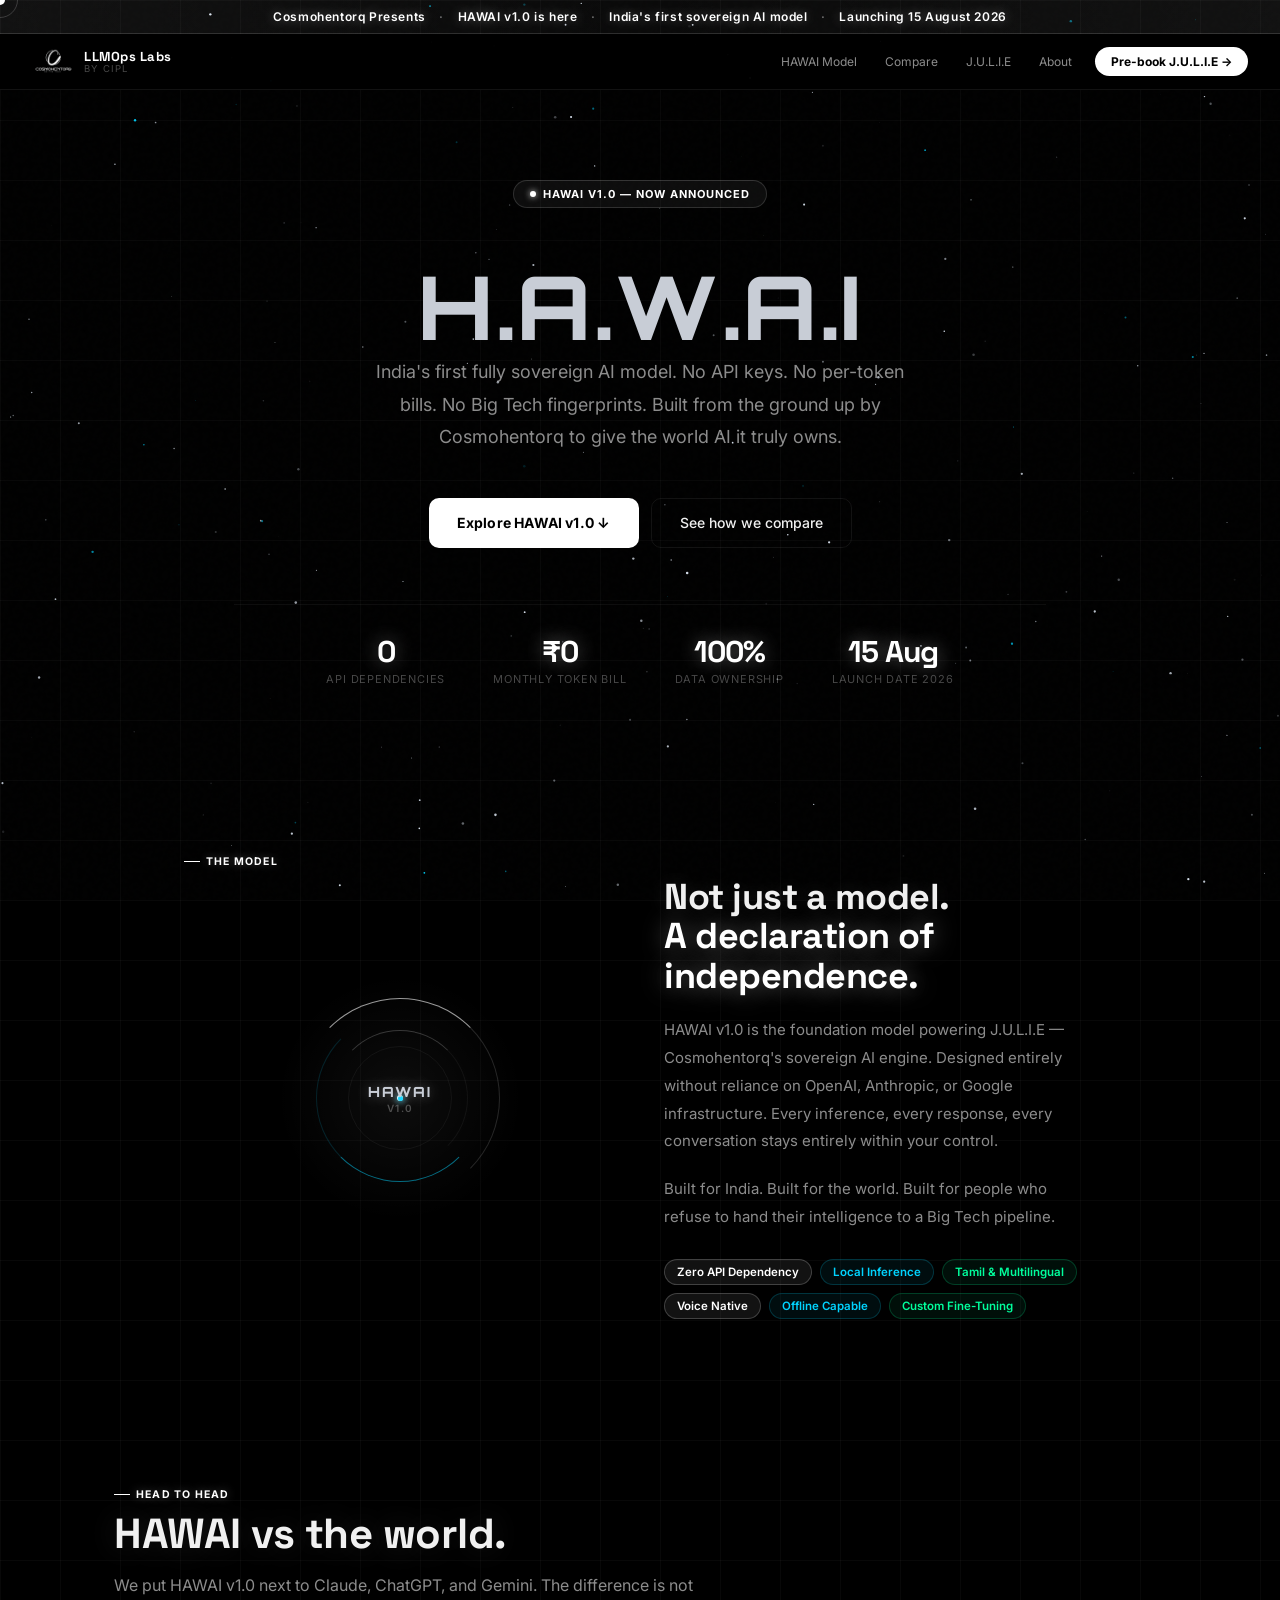
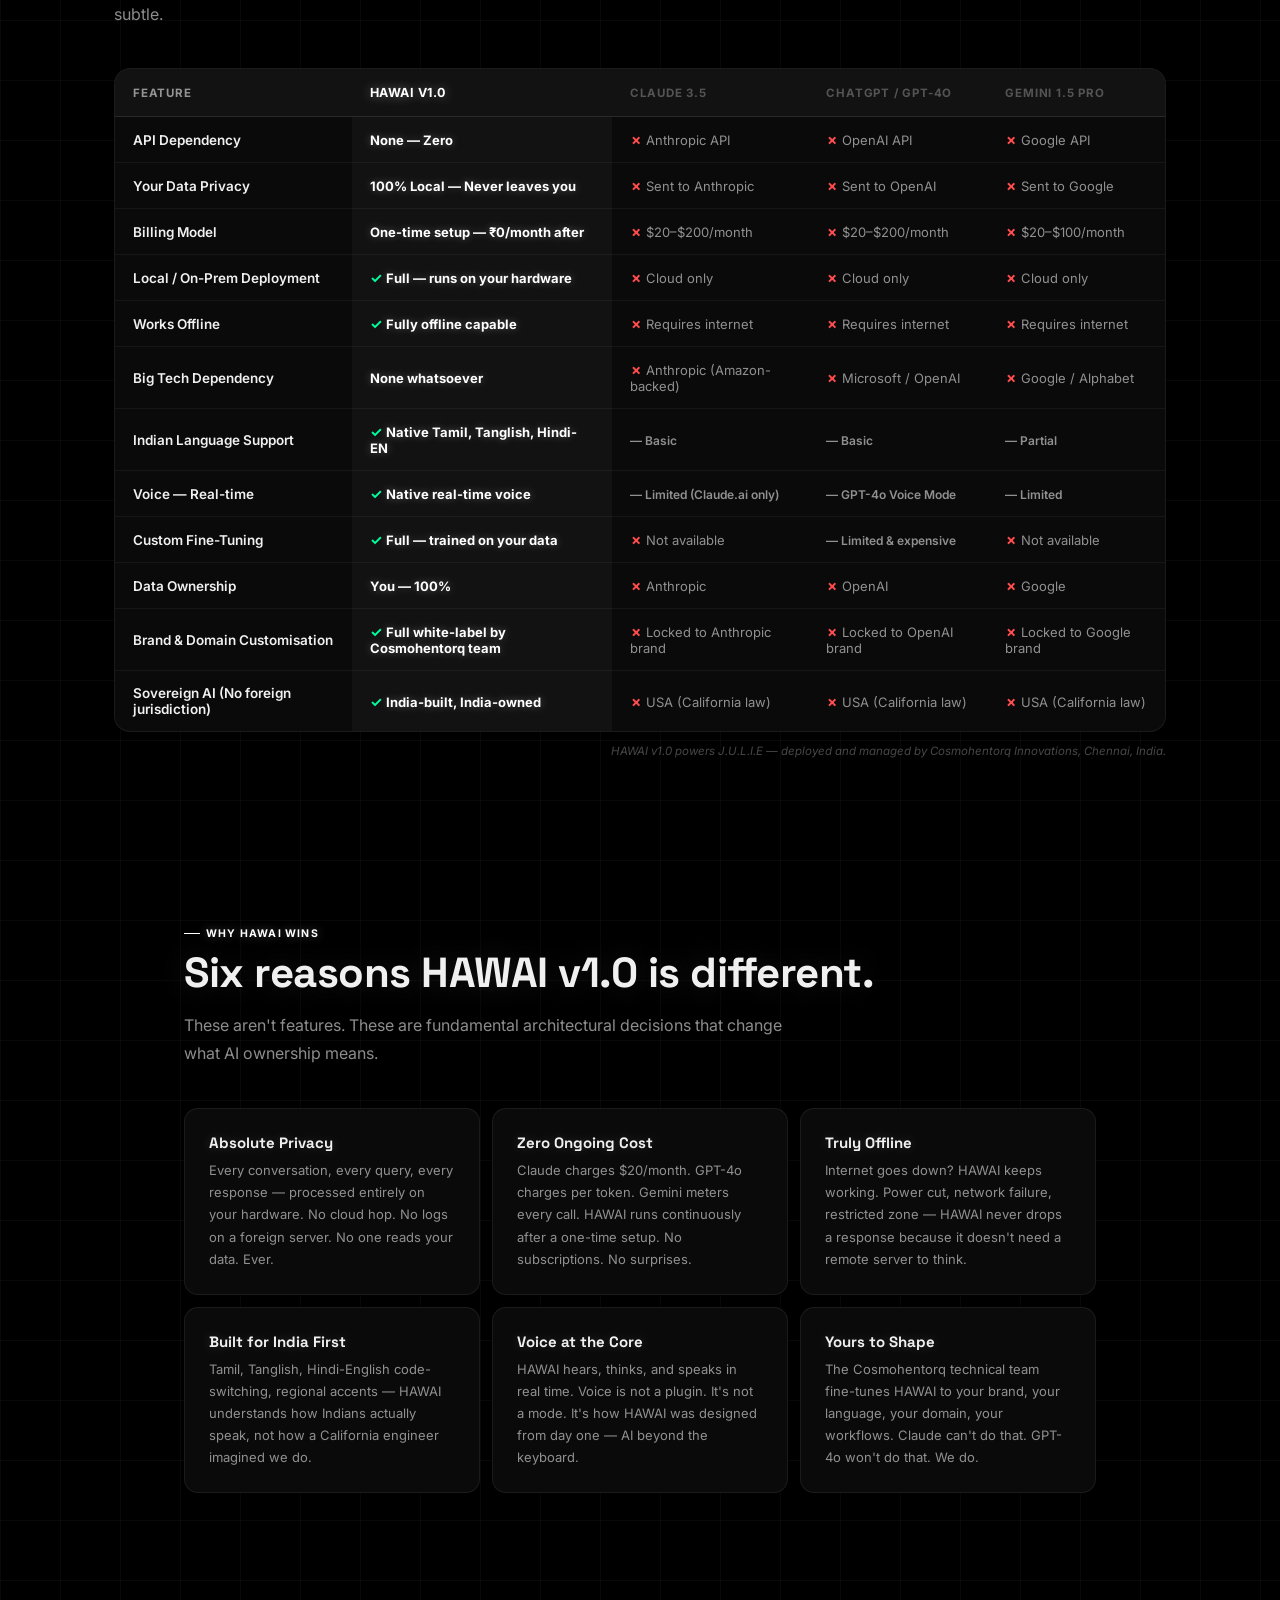
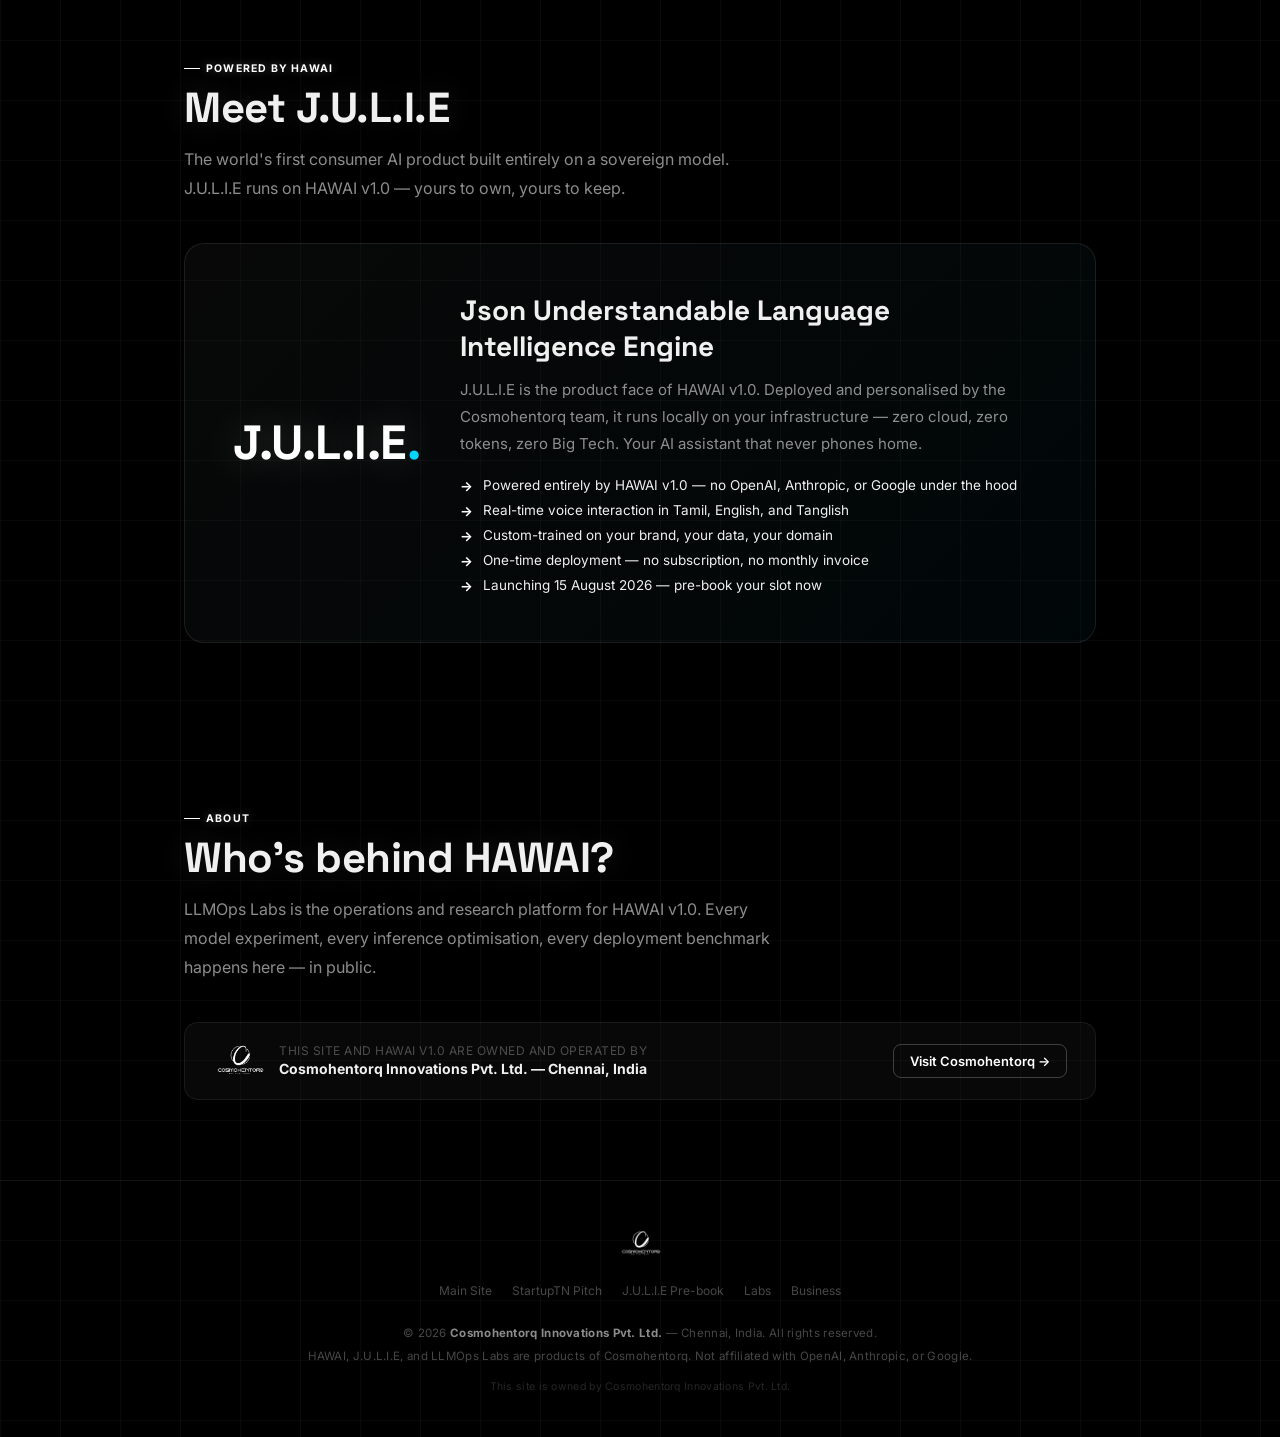
<file: llmops-live/index.html>
<!DOCTYPE html>
<html lang="en">
<head>
<meta charset="UTF-8"/>
<meta name="viewport" content="width=device-width,initial-scale=1"/>
<meta name="theme-color" content="#000000"/>
<title>LLMOps Labs — HAWAI v1.0 | Cosmohentorq</title>
<meta name="description" content="HAWAI v1.0 — The first truly sovereign AI model. No APIs, no tokens, no Big Tech. Built by Cosmohentorq."/>
<meta property="og:title" content="HAWAI v1.0"/>
<meta property="og:description" content="The first truly sovereign AI. No APIs, no tokens, no Big Tech. Powered by Cosmohentorq."/>
<link rel="preconnect" href="https://fonts.googleapis.com"/>
<link rel="preconnect" href="https://fonts.gstatic.com" crossorigin/>
<link href="https://fonts.googleapis.com/css2?family=Space+Grotesk:wght@300;400;500;600;700&family=Inter:wght@300;400;500;600;700&family=DM+Mono:wght@400;500&family=Orbitron:wght@700;800&display=swap" rel="stylesheet"/>
<style>
*{box-sizing:border-box;margin:0;padding:0;-webkit-tap-highlight-color:transparent}
:root{
  --bg:#000000;--s1:#0a0a0a;--s2:#111111;
  --acc:#ffffff;--gold:#ffffff;--cyan:#00d4ff;--teal:#00ff9d;--red:#ff4d4d;
  --t1:#f0f0f0;--t2:rgba(255,255,255,.55);--t3:rgba(255,255,255,.28);
  --b1:rgba(255,255,255,.05);--b2:rgba(255,255,255,.07);--b3:rgba(255,255,255,.03);
  --r:14px;--gap:12px
}
html{scroll-behavior:smooth}
body{
  background:#000000;
  background-image:
    linear-gradient(rgba(255,255,255,.03) 1px,transparent 1px),
    linear-gradient(90deg,rgba(255,255,255,.03) 1px,transparent 1px);
  background-size:60px 60px;
  color:var(--t1);font-family:'Inter','DM Sans',system-ui,sans-serif;
  min-height:100vh;overflow-x:hidden;-webkit-font-smoothing:antialiased;cursor:none
}
body::before{
  content:'';position:fixed;inset:0;
  background-image:url("data:image/svg+xml,%3Csvg viewBox='0 0 200 200' xmlns='http://www.w3.org/2000/svg'%3E%3Cfilter id='n'%3E%3CfeTurbulence type='fractalNoise' baseFrequency='0.9' numOctaves='4' stitchTiles='stitch'/%3E%3C/filter%3E%3Crect width='100%25' height='100%25' filter='url(%23n)' opacity='0.03'/%3E%3C/svg%3E");
  pointer-events:none;z-index:0;opacity:.4
}

/* ── CURSOR ── */
.cursor{position:fixed;top:0;left:0;width:10px;height:10px;background:#fff;border-radius:50%;pointer-events:none;z-index:9999;transform:translate(-50%,-50%);transition:width .2s,height .2s;mix-blend-mode:screen}
.cursor-follower{position:fixed;top:0;left:0;width:36px;height:36px;border:1.5px solid rgba(255,255,255,.18);border-radius:50%;pointer-events:none;z-index:9998;transform:translate(-50%,-50%);transition:width .3s,height .3s,border-color .3s}
.cursor.hover{width:20px;height:20px}
.cursor-follower.hover{width:56px;height:56px;border-color:rgba(255,255,255,.45)}
@media(max-width:768px){.cursor,.cursor-follower{display:none}body{cursor:auto}}

/* ── CANVAS ── */
#stars{position:fixed;inset:0;z-index:0;pointer-events:none}

/* ── ANNOUNCEMENT BAR ── */
.ann-bar{position:relative;z-index:10;background:linear-gradient(90deg,rgba(255,255,255,.07),rgba(255,255,255,.04),rgba(255,255,255,.07));border-bottom:0.5px solid rgba(255,255,255,.14);padding:9px 20px;text-align:center;font-size:12px;font-weight:600;letter-spacing:.6px;color:var(--acc);text-shadow:0 0 12px rgba(255,255,255,.4)}
.ann-bar span{opacity:.4;margin:0 10px}

/* ── NAV ── */
nav{position:sticky;top:0;z-index:100;padding:0 32px;height:56px;background:rgba(0,0,0,.88);backdrop-filter:blur(24px);-webkit-backdrop-filter:blur(24px);border-bottom:0.5px solid var(--b2);display:flex;align-items:center;gap:10px}
.nav-brand{display:flex;align-items:center;gap:10px;text-decoration:none;margin-right:auto}
.nav-logo-img{height:28px;width:auto;object-fit:contain;flex-shrink:0}
.nav-brand-text{display:flex;flex-direction:column;line-height:1}
.nav-brand-main{font-family:'Space Grotesk',sans-serif;font-size:13px;font-weight:700;color:#fff;letter-spacing:.5px}
.nav-brand-sub{font-size:9.5px;color:var(--t3);letter-spacing:1.2px;text-transform:uppercase;margin-top:1px}
.nav-links{display:flex;gap:2px}
.nav-link{font-size:12px;color:var(--t2);padding:6px 12px;border-radius:20px;border:0.5px solid transparent;text-decoration:none;transition:.2s;white-space:nowrap}
.nav-link:hover{border-color:var(--b2);color:var(--t1)}
.nav-cta{font-size:12px;font-weight:700;color:#000;background:#fff;padding:7px 16px;border-radius:20px;text-decoration:none;transition:.2s;white-space:nowrap;flex-shrink:0}
.nav-cta:hover{filter:brightness(.92);transform:translateY(-1px)}
.nav-burger{display:none;flex-direction:column;gap:4px;padding:8px;cursor:pointer;border:none;background:none;margin-left:4px}
.nav-burger span{display:block;width:20px;height:1.5px;background:var(--t2);transition:.3s;border-radius:2px}
.nav-burger.open span:nth-child(1){transform:translateY(5.5px) rotate(45deg)}
.nav-burger.open span:nth-child(2){opacity:0}
.nav-burger.open span:nth-child(3){transform:translateY(-5.5px) rotate(-45deg)}
.nav-drawer{display:none;position:fixed;top:56px;left:0;right:0;background:rgba(0,0,0,.97);backdrop-filter:blur(20px);border-bottom:0.5px solid var(--b2);padding:16px 20px;flex-direction:column;gap:4px;z-index:99}
.nav-drawer.open{display:flex}
.nav-drawer a{font-size:14px;color:var(--t2);padding:12px 14px;border-radius:10px;text-decoration:none;border:0.5px solid transparent;transition:.2s}
.nav-drawer a:hover{background:var(--b1);color:var(--t1);border-color:var(--b2)}
.nav-drawer .d-cta{background:#fff;color:#000;font-weight:700;border-color:transparent;margin-top:6px;text-align:center}

/* ── LAYOUT ── */
.wrap{position:relative;z-index:1;max-width:960px;margin:0 auto;padding:0 24px;width:100%}
.wrap-wide{position:relative;z-index:1;max-width:1100px;margin:0 auto;padding:0 24px;width:100%}
section{padding:80px 0;border-top:0.5px solid var(--b1)}
section:first-of-type{border-top:none}
.sec-tag{font-size:10.5px;font-weight:700;letter-spacing:1.2px;text-transform:uppercase;color:var(--acc);margin-bottom:10px;display:inline-flex;align-items:center;gap:6px;text-shadow:0 0 10px rgba(255,255,255,.3)}
.sec-tag::before{content:'';display:inline-block;width:16px;height:1px;background:var(--acc)}
.sec-title{font-family:'Space Grotesk',sans-serif;font-size:clamp(26px,5vw,42px);font-weight:700;letter-spacing:-.5px;line-height:1.1;margin-bottom:14px;text-shadow:0 0 30px rgba(255,255,255,.12)}
.sec-sub{font-size:clamp(14px,3.5vw,16px);color:var(--t2);line-height:1.8;max-width:600px;margin-bottom:40px}

/* ── HERO ── */
.hero{position:relative;z-index:1;padding:90px 24px 80px;text-align:center;max-width:860px;margin:0 auto}
.hero-badge{display:inline-flex;align-items:center;gap:7px;font-size:11px;font-weight:700;letter-spacing:1px;text-transform:uppercase;color:#fff;margin-bottom:56px;background:rgba(255,255,255,.05);border:0.5px solid rgba(255,255,255,.14);padding:6px 16px;border-radius:20px}
.badge-dot{width:6px;height:6px;border-radius:50%;background:#fff;box-shadow:0 0 6px rgba(255,255,255,.9);animation:blink 2s ease-in-out infinite;flex-shrink:0}
@keyframes blink{0%,100%{opacity:1}50%{opacity:.2}}
.hero-eyebrow{font-size:clamp(11px,2.5vw,13px);font-weight:600;letter-spacing:2px;text-transform:uppercase;color:var(--t3);margin-bottom:14px}
.hero-title{font-family:'Space Grotesk',sans-serif;font-size:clamp(44px,10vw,88px);font-weight:800;letter-spacing:-3px;line-height:.96;margin-bottom:8px}
.hero-title .h-gold{font-family:'Orbitron',sans-serif;font-weight:800;letter-spacing:2px;color:#c8cdd6;display:block;animation:htw 6s ease-in-out infinite}
@keyframes htw{0%,100%{color:#b8bfc9;text-shadow:0 0 18px rgba(255,255,255,.12),0 0 40px rgba(255,255,255,.04)}50%{color:#f0f2f5;text-shadow:0 0 28px rgba(255,255,255,.55),0 0 60px rgba(255,255,255,.2),0 0 100px rgba(255,255,255,.06)}}
.hero-title .h-white{color:rgba(255,255,255,.7);display:block;text-shadow:0 0 30px rgba(255,255,255,.18)}
.hw{position:relative;cursor:default;display:inline-block}
.hw::after{content:attr(data-w);position:absolute;left:50%;bottom:calc(100% + 10px);transform:translateX(-50%) translateY(4px);font-family:'Inter',sans-serif;font-size:10.5px;font-weight:500;letter-spacing:.06em;color:#fff;background:rgba(0,0,0,.95);border:0.5px solid rgba(255,255,255,.15);border-radius:5px;padding:3px 9px;white-space:nowrap;opacity:0;pointer-events:none;transition:opacity .18s ease,transform .18s ease;z-index:9000;backdrop-filter:blur(8px)}
.hw:hover::after{opacity:1;transform:translateX(-50%) translateY(0)}
.hero-sub{font-size:clamp(15px,3.5vw,18px);color:var(--t2);line-height:1.8;max-width:560px;margin:0 auto 44px}
.hero-btns{display:flex;gap:12px;justify-content:center;flex-wrap:wrap;margin-bottom:56px}
.btn-primary{display:inline-flex;align-items:center;justify-content:center;gap:8px;background:#fff;color:#000;padding:14px 28px;border-radius:10px;font-size:14px;font-weight:700;text-decoration:none;letter-spacing:.2px;transition:.2s;min-height:50px}
.btn-primary:hover{filter:brightness(1.1);transform:translateY(-2px)}
.btn-ghost{display:inline-flex;align-items:center;justify-content:center;gap:8px;background:transparent;color:var(--t1);padding:14px 28px;border-radius:10px;font-size:14px;font-weight:500;text-decoration:none;border:0.5px solid var(--b2);transition:.2s;min-height:50px}
.btn-ghost:hover{border-color:rgba(255,255,255,.18);background:var(--b1);transform:translateY(-1px)}
.hero-stats{display:flex;justify-content:center;gap:48px;flex-wrap:wrap;padding-top:32px;border-top:0.5px solid var(--b1)}
.hstat{text-align:center}
.hstat-num{font-family:'Space Grotesk',sans-serif;font-size:clamp(22px,5vw,30px);font-weight:800;color:var(--acc);letter-spacing:-1px;line-height:1;text-shadow:0 0 20px rgba(255,255,255,.4)}
.hstat-lbl{font-size:11px;color:var(--t3);letter-spacing:.8px;text-transform:uppercase;margin-top:5px}

/* ── MODEL INTRO ── */
.model-intro{display:grid;grid-template-columns:1fr 1fr;gap:48px;align-items:center}
.model-visual{position:relative;display:flex;align-items:center;justify-content:center;height:320px}
.orb-wrap{position:relative;width:200px;height:200px}
.orb-ring{position:absolute;border-radius:50%;border:1px solid transparent}
.orb-ring-1{inset:0;border-top-color:rgba(255,255,255,.6);border-right-color:rgba(255,255,255,.15);animation:spin 10s linear infinite}
.orb-ring-2{inset:16px;border-bottom-color:rgba(0,212,255,.5);border-left-color:rgba(0,212,255,.15);animation:spin 16s linear infinite reverse}
.orb-ring-3{inset:32px;border-top-color:rgba(255,255,255,.2);border-right-color:rgba(255,255,255,.05);animation:spin 22s linear infinite}
.orb-ring-4{inset:48px;border:0.5px solid rgba(255,255,255,.05);animation:spin 30s linear infinite reverse}
@keyframes spin{from{transform:rotate(0)}to{transform:rotate(360deg)}}
.orb-core{position:absolute;inset:0;display:flex;align-items:center;justify-content:center;flex-direction:column;gap:2px}
.orb-label{font-family:'Orbitron',sans-serif;font-size:14px;font-weight:800;color:#c8cdd6;letter-spacing:2px;text-shadow:0 0 14px rgba(255,255,255,.4),0 0 30px rgba(255,255,255,.12)}
.orb-ver{font-size:10px;font-weight:600;letter-spacing:1.5px;color:var(--t3);text-transform:uppercase}
.orb-pulse{position:absolute;inset:-24px;border-radius:50%;background:radial-gradient(circle,rgba(255,255,255,.05) 0%,transparent 70%);animation:pulse 3s ease-in-out infinite}
@keyframes pulse{0%,100%{transform:scale(1);opacity:.6}50%{transform:scale(1.1);opacity:1}}
.orb-dot{position:absolute;border-radius:50%;top:50%;left:50%;transform-origin:0 0}
.od1{width:6px;height:6px;background:var(--acc);margin:-3px 0 0 -3px;animation:orbd 7s linear infinite;box-shadow:0 0 8px rgba(255,255,255,.8)}
.od2{width:5px;height:5px;background:var(--cyan);margin:-2.5px 0 0 -2.5px;animation:orbd 11s linear infinite reverse;animation-delay:-4s;box-shadow:0 0 6px var(--cyan)}
@keyframes orbd{0%{transform:rotate(0deg) translateX(96px)}100%{transform:rotate(360deg) translateX(96px)}}
.model-info{display:flex;flex-direction:column;gap:20px}
.model-info h2{font-family:'Space Grotesk',sans-serif;font-size:clamp(24px,5vw,36px);font-weight:800;letter-spacing:-.5px;line-height:1.1;text-shadow:0 0 20px rgba(255,255,255,.12)}
.model-info h2 em{font-style:normal;color:var(--acc);text-shadow:0 0 25px rgba(255,255,255,.4)}
.model-info p{font-size:15px;color:var(--t2);line-height:1.85}
.model-pills{display:flex;flex-wrap:wrap;gap:8px;margin-top:8px}
.pill{display:inline-flex;align-items:center;gap:5px;padding:5px 12px;border-radius:20px;font-size:11.5px;font-weight:600;border:0.5px solid}
.pill-gold{background:rgba(255,255,255,.07);border-color:rgba(255,255,255,.2);color:var(--acc)}
.pill-cyan{background:rgba(0,212,255,.06);border-color:rgba(0,212,255,.2);color:var(--cyan)}
.pill-green{background:rgba(0,255,157,.06);border-color:rgba(0,255,157,.2);color:var(--teal)}

/* ── COMPARISON TABLE ── */
.table-wrap{overflow-x:auto;border-radius:16px;border:0.5px solid var(--b2);background:var(--s1)}
table{width:100%;border-collapse:collapse;min-width:680px}
thead tr{background:rgba(255,255,255,.03);border-bottom:0.5px solid rgba(255,255,255,.1)}
thead th{padding:16px 18px;font-size:11.5px;font-weight:700;letter-spacing:.8px;text-transform:uppercase;color:var(--t3);text-align:left}
thead th:first-child{color:var(--t2)}
thead th.col-hawai{color:var(--acc);font-size:12.5px;letter-spacing:.5px;text-shadow:0 0 12px rgba(255,255,255,.4)}
tbody tr{border-bottom:0.5px solid var(--b1);transition:.2s}
tbody tr:last-child{border-bottom:none}
tbody tr:hover{background:rgba(255,255,255,.02)}
td{padding:14px 18px;font-size:13px;color:var(--t2);vertical-align:middle}
td:first-child{font-weight:600;color:var(--t1);font-size:13.5px}
td.col-hawai{background:rgba(255,255,255,.03)}
.chk{color:var(--teal);font-weight:700;font-size:14px}
.cross{color:var(--red);font-weight:700;font-size:14px}
.partial{color:rgba(255,255,255,.55);font-size:12px;font-weight:600}
.best{color:var(--acc);font-weight:700;text-shadow:0 0 8px rgba(255,255,255,.3)}
.table-note{font-size:11.5px;color:var(--t3);margin-top:12px;text-align:right;font-style:italic}

/* ── ADVANTAGE CARDS ── */
.adv-grid{display:grid;grid-template-columns:repeat(auto-fit,minmax(min(100%,260px),1fr));gap:var(--gap)}
.adv-card{background:var(--s1);border:0.5px solid var(--b2);border-radius:var(--r);padding:24px;transition:.25s;opacity:0;transform:translateY(20px)}
.adv-card.vis{opacity:1;transform:none;transition:opacity .5s ease,transform .5s ease}
.adv-card:hover{border-color:rgba(255,255,255,.14);background:var(--s2)}
@media(hover:hover){.adv-card:hover{transform:translateY(-3px)}}
.adv-card h3{font-family:'Space Grotesk',sans-serif;font-size:15px;font-weight:700;margin-bottom:7px;text-shadow:0 0 12px rgba(255,255,255,.2)}
.adv-card p{font-size:13px;color:var(--t2);line-height:1.7}

/* ── JULIE SECTION ── */
.julie-box{background:linear-gradient(135deg,rgba(255,255,255,.03) 0%,rgba(0,212,255,.03) 100%);border:0.5px solid rgba(255,255,255,.09);border-radius:20px;padding:48px;display:flex;gap:40px;align-items:center}
.julie-logo{font-family:'Space Grotesk',sans-serif;font-size:48px;font-weight:900;letter-spacing:-.5px;color:var(--acc);text-shadow:0 0 40px rgba(255,255,255,.25);flex-shrink:0}
.julie-logo span{color:var(--cyan)}
.julie-content{flex:1}
.julie-content h3{font-family:'Space Grotesk',sans-serif;font-size:clamp(20px,4vw,28px);font-weight:700;margin-bottom:12px}
.julie-content p{font-size:15px;color:var(--t2);line-height:1.8;margin-bottom:20px}
.julie-feats{display:flex;flex-direction:column;gap:8px}
.jfeat{display:flex;align-items:flex-start;gap:10px;font-size:13.5px;color:var(--t1)}
.jfeat::before{content:'→';color:var(--acc);flex-shrink:0;margin-top:1px;font-weight:700}

/* ── OWNERSHIP STRIP ── */
.own-strip{background:rgba(255,255,255,.03);border:0.5px solid rgba(255,255,255,.07);border-radius:14px;padding:20px 28px;display:flex;align-items:center;justify-content:space-between;gap:20px;flex-wrap:wrap}
.own-brand{display:flex;align-items:center;gap:12px}
.own-logo-img{height:36px;width:auto;object-fit:contain;flex-shrink:0}
.own-text p{font-size:12px;color:var(--t3);letter-spacing:.5px;text-transform:uppercase}
.own-text strong{font-size:14px;font-weight:700;color:var(--t1)}
.own-link{font-size:13px;font-weight:600;color:var(--acc);text-decoration:none;border:0.5px solid rgba(255,255,255,.22);padding:8px 16px;border-radius:8px;transition:.2s;white-space:nowrap}
.own-link:hover{background:rgba(255,255,255,.08)}

/* ── FOOTER ── */
footer{position:relative;z-index:1;padding:48px 24px 40px;border-top:0.5px solid var(--b1);text-align:center}
.footer-logo{display:inline-flex;align-items:center;gap:12px;margin-bottom:20px;text-decoration:none}
.footer-logo-img{height:30px;width:auto;object-fit:contain}
.footer-links{display:flex;justify-content:center;gap:20px;flex-wrap:wrap;margin-bottom:20px}
.footer-links a{font-size:12px;color:var(--t3);text-decoration:none;transition:.2s;padding:4px 0}
.footer-links a:hover{color:var(--t1)}
footer p{font-size:11.5px;color:var(--t3);letter-spacing:.3px;line-height:2}
footer p strong{color:var(--t2)}

/* ── RESPONSIVE ── */
@media(max-width:768px){
  .nav-links{display:none}
  .nav-burger{display:flex}
  nav{padding:0 20px}
  .wrap,.wrap-wide{padding:0 16px}
  section{padding:60px 0}
  .model-intro{grid-template-columns:1fr;gap:32px}
  .model-visual{height:220px}
  .orb-wrap{width:160px;height:160px}
  @keyframes orbd{0%{transform:rotate(0deg) translateX(76px)}100%{transform:rotate(360deg) translateX(76px)}}
  .julie-box{flex-direction:column;gap:24px;padding:28px}
  .julie-logo{font-size:36px}
  .hero-stats{gap:28px}
  .own-strip{flex-direction:column;align-items:flex-start}
}
@media(max-width:480px){
  .hero{padding:60px 16px 60px}
  .hero-btns{flex-direction:column;align-items:stretch}
  .btn-primary,.btn-ghost{width:100%;text-align:center}
  .adv-grid{grid-template-columns:1fr}
  section{padding:48px 0}
}
</style>
</head>
<body>

<div class="cursor"></div>
<div class="cursor-follower"></div>
<canvas id="stars"></canvas>

<!-- ANNOUNCEMENT BAR -->
<div class="ann-bar">
  Cosmohentorq Presents <span>·</span> HAWAI v1.0 is here <span>·</span> India's first sovereign AI model <span>·</span> Launching 15 August 2026
</div>

<!-- NAV -->
<nav>
  <a href="/" class="nav-brand">
    <img src="logo-white.png" class="nav-logo-img" alt="Cosmohentorq"/>
    <div class="nav-brand-text">
      <span class="nav-brand-main">LLMOps Labs</span>
      <span class="nav-brand-sub">by CIPL</span>
    </div>
  </a>
  <div class="nav-links">
    <a class="nav-link" href="#model">HAWAI Model</a>
    <a class="nav-link" href="#compare">Compare</a>
    <a class="nav-link" href="#julie">J.U.L.I.E</a>
    <a class="nav-link" href="#about">About</a>
  </div>
  <a class="nav-cta" href="https://julie.cosmohentorq.com" target="_blank" rel="noopener">Pre-book J.U.L.I.E →</a>
  <button class="nav-burger" id="burger" aria-label="Menu">
    <span></span><span></span><span></span>
  </button>
</nav>

<!-- MOBILE DRAWER -->
<div class="nav-drawer" id="drawer">
  <a href="#model" onclick="closeMenu()">HAWAI Model</a>
  <a href="#compare" onclick="closeMenu()">Compare</a>
  <a href="#julie" onclick="closeMenu()">J.U.L.I.E</a>
  <a href="#about" onclick="closeMenu()">About</a>
  <a href="https://julie.cosmohentorq.com" target="_blank" rel="noopener" class="d-cta" onclick="closeMenu()">Pre-book J.U.L.I.E →</a>
</div>

<!-- HERO -->
<div class="hero">
  <div class="hero-badge"><span class="badge-dot"></span>HAWAI v1.0 — Now Announced</div>
  <h1 class="hero-title"><span class="h-gold"><span class="hw" data-w="Hariharan">H</span>.<span class="hw" data-w="And">A</span>.<span class="hw" data-w="World">W</span>.<span class="hw" data-w="Artificial">A</span>.<span class="hw" data-w="Intelligence">I</span></span></h1>
  <p class="hero-sub">India's first fully sovereign AI model. No API keys. No per-token bills. No Big Tech fingerprints. Built from the ground up by Cosmohentorq to give the world AI it truly owns.</p>
  <div class="hero-btns">
    <a href="#model" class="btn-primary">Explore HAWAI v1.0 ↓</a>
    <a href="#compare" class="btn-ghost">See how we compare</a>
  </div>
  <div class="hero-stats">
    <div class="hstat">
      <div class="hstat-num">0</div>
      <div class="hstat-lbl">API Dependencies</div>
    </div>
    <div class="hstat">
      <div class="hstat-num">&#8377;0</div>
      <div class="hstat-lbl">Monthly Token Bill</div>
    </div>
    <div class="hstat">
      <div class="hstat-num">100%</div>
      <div class="hstat-lbl">Data Ownership</div>
    </div>
    <div class="hstat">
      <div class="hstat-num">15 Aug</div>
      <div class="hstat-lbl">Launch Date 2026</div>
    </div>
  </div>
</div>

<!-- MODEL INTRO -->
<div class="wrap">
  <section id="model">
    <div class="sec-tag">The Model</div>
    <div class="model-intro">
      <div class="model-visual">
        <div class="orb-wrap">
          <div class="orb-ring orb-ring-1"></div>
          <div class="orb-ring orb-ring-2"></div>
          <div class="orb-ring orb-ring-3"></div>
          <div class="orb-ring orb-ring-4"></div>
          <div class="orb-dot od1"></div>
          <div class="orb-dot od2"></div>
          <div class="orb-pulse"></div>
          <div class="orb-core">
            <div class="orb-label">HAWAI</div>
            <div class="orb-ver">v1.0</div>
          </div>
        </div>
      </div>
      <div class="model-info">
        <h2>Not just a model.<br/><em>A declaration of independence.</em></h2>
        <p>HAWAI v1.0 is the foundation model powering J.U.L.I.E — Cosmohentorq's sovereign AI engine. Designed entirely without reliance on OpenAI, Anthropic, or Google infrastructure. Every inference, every response, every conversation stays entirely within your control.</p>
        <p>Built for India. Built for the world. Built for people who refuse to hand their intelligence to a Big Tech pipeline.</p>
        <div class="model-pills">
          <span class="pill pill-gold">Zero API Dependency</span>
          <span class="pill pill-cyan">Local Inference</span>
          <span class="pill pill-green">Tamil &amp; Multilingual</span>
          <span class="pill pill-gold">Voice Native</span>
          <span class="pill pill-cyan">Offline Capable</span>
          <span class="pill pill-green">Custom Fine-Tuning</span>
        </div>
      </div>
    </div>
  </section>
</div>

<!-- COMPARISON TABLE -->
<div class="wrap-wide">
  <section id="compare">
    <div class="sec-tag">Head to Head</div>
    <h2 class="sec-title">HAWAI vs the world.</h2>
    <p class="sec-sub">We put HAWAI v1.0 next to Claude, ChatGPT, and Gemini. The difference is not subtle.</p>
    <div class="table-wrap">
      <table>
        <thead>
          <tr>
            <th>Feature</th>
            <th class="col-hawai">HAWAI v1.0</th>
            <th>Claude 3.5</th>
            <th>ChatGPT / GPT-4o</th>
            <th>Gemini 1.5 Pro</th>
          </tr>
        </thead>
        <tbody>
          <tr>
            <td>API Dependency</td>
            <td class="col-hawai"><span class="best">None — Zero</span></td>
            <td><span class="cross">&#x2717;</span> Anthropic API</td>
            <td><span class="cross">&#x2717;</span> OpenAI API</td>
            <td><span class="cross">&#x2717;</span> Google API</td>
          </tr>
          <tr>
            <td>Your Data Privacy</td>
            <td class="col-hawai"><span class="best">100% Local — Never leaves you</span></td>
            <td><span class="cross">&#x2717;</span> Sent to Anthropic</td>
            <td><span class="cross">&#x2717;</span> Sent to OpenAI</td>
            <td><span class="cross">&#x2717;</span> Sent to Google</td>
          </tr>
          <tr>
            <td>Billing Model</td>
            <td class="col-hawai"><span class="best">One-time setup — &#8377;0/month after</span></td>
            <td><span class="cross">&#x2717;</span> $20–$200/month</td>
            <td><span class="cross">&#x2717;</span> $20–$200/month</td>
            <td><span class="cross">&#x2717;</span> $20–$100/month</td>
          </tr>
          <tr>
            <td>Local / On-Prem Deployment</td>
            <td class="col-hawai"><span class="chk">&#x2713;</span> <span class="best">Full — runs on your hardware</span></td>
            <td><span class="cross">&#x2717;</span> Cloud only</td>
            <td><span class="cross">&#x2717;</span> Cloud only</td>
            <td><span class="cross">&#x2717;</span> Cloud only</td>
          </tr>
          <tr>
            <td>Works Offline</td>
            <td class="col-hawai"><span class="chk">&#x2713;</span> <span class="best">Fully offline capable</span></td>
            <td><span class="cross">&#x2717;</span> Requires internet</td>
            <td><span class="cross">&#x2717;</span> Requires internet</td>
            <td><span class="cross">&#x2717;</span> Requires internet</td>
          </tr>
          <tr>
            <td>Big Tech Dependency</td>
            <td class="col-hawai"><span class="best">None whatsoever</span></td>
            <td><span class="cross">&#x2717;</span> Anthropic (Amazon-backed)</td>
            <td><span class="cross">&#x2717;</span> Microsoft / OpenAI</td>
            <td><span class="cross">&#x2717;</span> Google / Alphabet</td>
          </tr>
          <tr>
            <td>Indian Language Support</td>
            <td class="col-hawai"><span class="chk">&#x2713;</span> <span class="best">Native Tamil, Tanglish, Hindi-EN</span></td>
            <td><span class="partial">— Basic</span></td>
            <td><span class="partial">— Basic</span></td>
            <td><span class="partial">— Partial</span></td>
          </tr>
          <tr>
            <td>Voice — Real-time</td>
            <td class="col-hawai"><span class="chk">&#x2713;</span> <span class="best">Native real-time voice</span></td>
            <td><span class="partial">— Limited (Claude.ai only)</span></td>
            <td><span class="partial">— GPT-4o Voice Mode</span></td>
            <td><span class="partial">— Limited</span></td>
          </tr>
          <tr>
            <td>Custom Fine-Tuning</td>
            <td class="col-hawai"><span class="chk">&#x2713;</span> <span class="best">Full — trained on your data</span></td>
            <td><span class="cross">&#x2717;</span> Not available</td>
            <td><span class="partial">— Limited &amp; expensive</span></td>
            <td><span class="cross">&#x2717;</span> Not available</td>
          </tr>
          <tr>
            <td>Data Ownership</td>
            <td class="col-hawai"><span class="best">You — 100%</span></td>
            <td><span class="cross">&#x2717;</span> Anthropic</td>
            <td><span class="cross">&#x2717;</span> OpenAI</td>
            <td><span class="cross">&#x2717;</span> Google</td>
          </tr>
          <tr>
            <td>Brand &amp; Domain Customisation</td>
            <td class="col-hawai"><span class="chk">&#x2713;</span> <span class="best">Full white-label by Cosmohentorq team</span></td>
            <td><span class="cross">&#x2717;</span> Locked to Anthropic brand</td>
            <td><span class="cross">&#x2717;</span> Locked to OpenAI brand</td>
            <td><span class="cross">&#x2717;</span> Locked to Google brand</td>
          </tr>
          <tr>
            <td>Sovereign AI (No foreign jurisdiction)</td>
            <td class="col-hawai"><span class="chk">&#x2713;</span> <span class="best">India-built, India-owned</span></td>
            <td><span class="cross">&#x2717;</span> USA (California law)</td>
            <td><span class="cross">&#x2717;</span> USA (California law)</td>
            <td><span class="cross">&#x2717;</span> USA (California law)</td>
          </tr>
        </tbody>
      </table>
    </div>
    <p class="table-note">HAWAI v1.0 powers J.U.L.I.E — deployed and managed by Cosmohentorq Innovations, Chennai, India.</p>
  </section>
</div>

<!-- ADVANTAGE CARDS -->
<div class="wrap">
  <section id="advantages">
    <div class="sec-tag">Why HAWAI Wins</div>
    <h2 class="sec-title">Six reasons HAWAI v1.0 is different.</h2>
    <p class="sec-sub">These aren't features. These are fundamental architectural decisions that change what AI ownership means.</p>
    <div class="adv-grid">
      <div class="adv-card">
        <h3>Absolute Privacy</h3>
        <p>Every conversation, every query, every response — processed entirely on your hardware. No cloud hop. No logs on a foreign server. No one reads your data. Ever.</p>
      </div>
      <div class="adv-card">
        <h3>Zero Ongoing Cost</h3>
        <p>Claude charges $20/month. GPT-4o charges per token. Gemini meters every call. HAWAI runs continuously after a one-time setup. No subscriptions. No surprises.</p>
      </div>
      <div class="adv-card">
        <h3>Truly Offline</h3>
        <p>Internet goes down? HAWAI keeps working. Power cut, network failure, restricted zone — HAWAI never drops a response because it doesn't need a remote server to think.</p>
      </div>
      <div class="adv-card">
        <h3>Built for India First</h3>
        <p>Tamil, Tanglish, Hindi-English code-switching, regional accents — HAWAI understands how Indians actually speak, not how a California engineer imagined we do.</p>
      </div>
      <div class="adv-card">
        <h3>Voice at the Core</h3>
        <p>HAWAI hears, thinks, and speaks in real time. Voice is not a plugin. It's not a mode. It's how HAWAI was designed from day one — AI beyond the keyboard.</p>
      </div>
      <div class="adv-card">
        <h3>Yours to Shape</h3>
        <p>The Cosmohentorq technical team fine-tunes HAWAI to your brand, your language, your domain, your workflows. Claude can't do that. GPT-4o won't do that. We do.</p>
      </div>
    </div>
  </section>
</div>

<!-- JULIE SECTION -->
<div class="wrap">
  <section id="julie">
    <div class="sec-tag">Powered by HAWAI</div>
    <h2 class="sec-title">Meet J.U.L.I.E</h2>
    <p class="sec-sub">The world's first consumer AI product built entirely on a sovereign model. J.U.L.I.E runs on HAWAI v1.0 — yours to own, yours to keep.</p>
    <div class="julie-box">
      <div class="julie-logo">J.U.L.I.E<span>.</span></div>
      <div class="julie-content">
        <h3>Json Understandable Language Intelligence Engine</h3>
        <p>J.U.L.I.E is the product face of HAWAI v1.0. Deployed and personalised by the Cosmohentorq team, it runs locally on your infrastructure — zero cloud, zero tokens, zero Big Tech. Your AI assistant that never phones home.</p>
        <div class="julie-feats">
          <span class="jfeat">Powered entirely by HAWAI v1.0 — no OpenAI, Anthropic, or Google under the hood</span>
          <span class="jfeat">Real-time voice interaction in Tamil, English, and Tanglish</span>
          <span class="jfeat">Custom-trained on your brand, your data, your domain</span>
          <span class="jfeat">One-time deployment — no subscription, no monthly invoice</span>
          <span class="jfeat">Launching 15 August 2026 — pre-book your slot now</span>
        </div>
      </div>
    </div>
  </section>
</div>

<!-- ABOUT / OWNERSHIP -->
<div class="wrap">
  <section id="about">
    <div class="sec-tag">About</div>
    <h2 class="sec-title">Who's behind HAWAI?</h2>
    <p class="sec-sub">LLMOps Labs is the operations and research platform for HAWAI v1.0. Every model experiment, every inference optimisation, every deployment benchmark happens here — in public.</p>
    <div class="own-strip">
      <div class="own-brand">
        <img src="logo-white.png" class="own-logo-img" alt="Cosmohentorq"/>
        <div class="own-text">
          <p>This site and HAWAI v1.0 are owned and operated by</p>
          <strong>Cosmohentorq Innovations Pvt. Ltd. — Chennai, India</strong>
        </div>
      </div>
      <a href="https://cosmohentorq.com" target="_blank" rel="noopener" class="own-link">Visit Cosmohentorq →</a>
    </div>
  </section>
</div>

<!-- FOOTER -->
<footer>
  <a href="https://cosmohentorq.com" target="_blank" rel="noopener" class="footer-logo">
    <img src="logo-white.png" class="footer-logo-img" alt="Cosmohentorq"/>
  </a>
  <div class="footer-links">
    <a href="https://cosmohentorq.com">Main Site</a>
    <a href="https://startup.cosmohentorq.com">StartupTN Pitch</a>
    <a href="https://julie.cosmohentorq.com">J.U.L.I.E Pre-book</a>
    <a href="mailto:labs@cosmohentorq.com">Labs</a>
    <a href="mailto:apex@cosmohentorq.com">Business</a>
  </div>
  <p>© 2026 <strong>Cosmohentorq Innovations Pvt. Ltd.</strong> — Chennai, India. All rights reserved.</p>
  <p>HAWAI, J.U.L.I.E, and LLMOps Labs are products of Cosmohentorq. Not affiliated with OpenAI, Anthropic, or Google.</p>
  <p style="margin-top:8px;font-size:10.5px;color:rgba(255,255,255,.15)">This site is owned by Cosmohentorq Innovations Pvt. Ltd.</p>
</footer>

<script>
// ── CURSOR ─────────────────────────────────────────────────────────────────
(function(){
  const cur=document.querySelector('.cursor'),fol=document.querySelector('.cursor-follower');
  let mx=0,my=0,fx=0,fy=0;
  document.addEventListener('mousemove',e=>{mx=e.clientX;my=e.clientY;if(cur){cur.style.left=mx+'px';cur.style.top=my+'px';}});
  (function af(){if(fol){fx+=(mx-fx)*.1;fy+=(my-fy)*.1;fol.style.left=fx+'px';fol.style.top=fy+'px';}requestAnimationFrame(af);})();
  document.querySelectorAll('a,button').forEach(el=>{
    el.addEventListener('mouseenter',()=>{cur?.classList.add('hover');fol?.classList.add('hover');});
    el.addEventListener('mouseleave',()=>{cur?.classList.remove('hover');fol?.classList.remove('hover');});
  });
})();

// ── STARFIELD ──────────────────────────────────────────────────────────────
const canvas=document.getElementById('stars'),ctx=canvas.getContext('2d');
let stars=[];
function resize(){
  canvas.width=window.innerWidth;canvas.height=window.innerHeight;
  stars=[];
  const n=Math.floor(canvas.width*canvas.height/5000);
  for(let i=0;i<n;i++) stars.push({
    x:Math.random()*canvas.width,y:Math.random()*canvas.height,
    r:Math.random()*1.1+.2,a:Math.random(),
    da:(Math.random()*.007+.002)*(Math.random()>.5?1:-1),
    col:Math.random()>.8?'0,212,255':'221,230,242'
  });
}
function drawStars(){
  ctx.clearRect(0,0,canvas.width,canvas.height);
  for(const s of stars){
    s.a+=s.da;
    if(s.a>=1){s.a=1;s.da=-Math.abs(s.da);}
    if(s.a<=.06){s.a=.06;s.da=Math.abs(s.da);}
    ctx.beginPath();ctx.arc(s.x,s.y,s.r,0,Math.PI*2);
    ctx.fillStyle=`rgba(${s.col},${s.a.toFixed(2)})`;ctx.fill();
  }
  requestAnimationFrame(drawStars);
}
window.addEventListener('resize',resize);
resize();drawStars();

// ── NAV BURGER ─────────────────────────────────────────────────────────────
const burger=document.getElementById('burger'),drawer=document.getElementById('drawer');
burger.addEventListener('click',()=>{burger.classList.toggle('open');drawer.classList.toggle('open');});
function closeMenu(){burger.classList.remove('open');drawer.classList.remove('open');}
document.addEventListener('click',e=>{if(!burger.contains(e.target)&&!drawer.contains(e.target))closeMenu();});

// ── SCROLL REVEAL ──────────────────────────────────────────────────────────
const io=new IntersectionObserver(entries=>{
  entries.forEach(e=>{if(e.isIntersecting)e.target.classList.add('vis');});
},{threshold:.08});
document.querySelectorAll('.adv-card').forEach((el,i)=>{
  el.style.transitionDelay=(i*.06)+'s';
  io.observe(el);
});
</script>
</body>
</html>
</file>
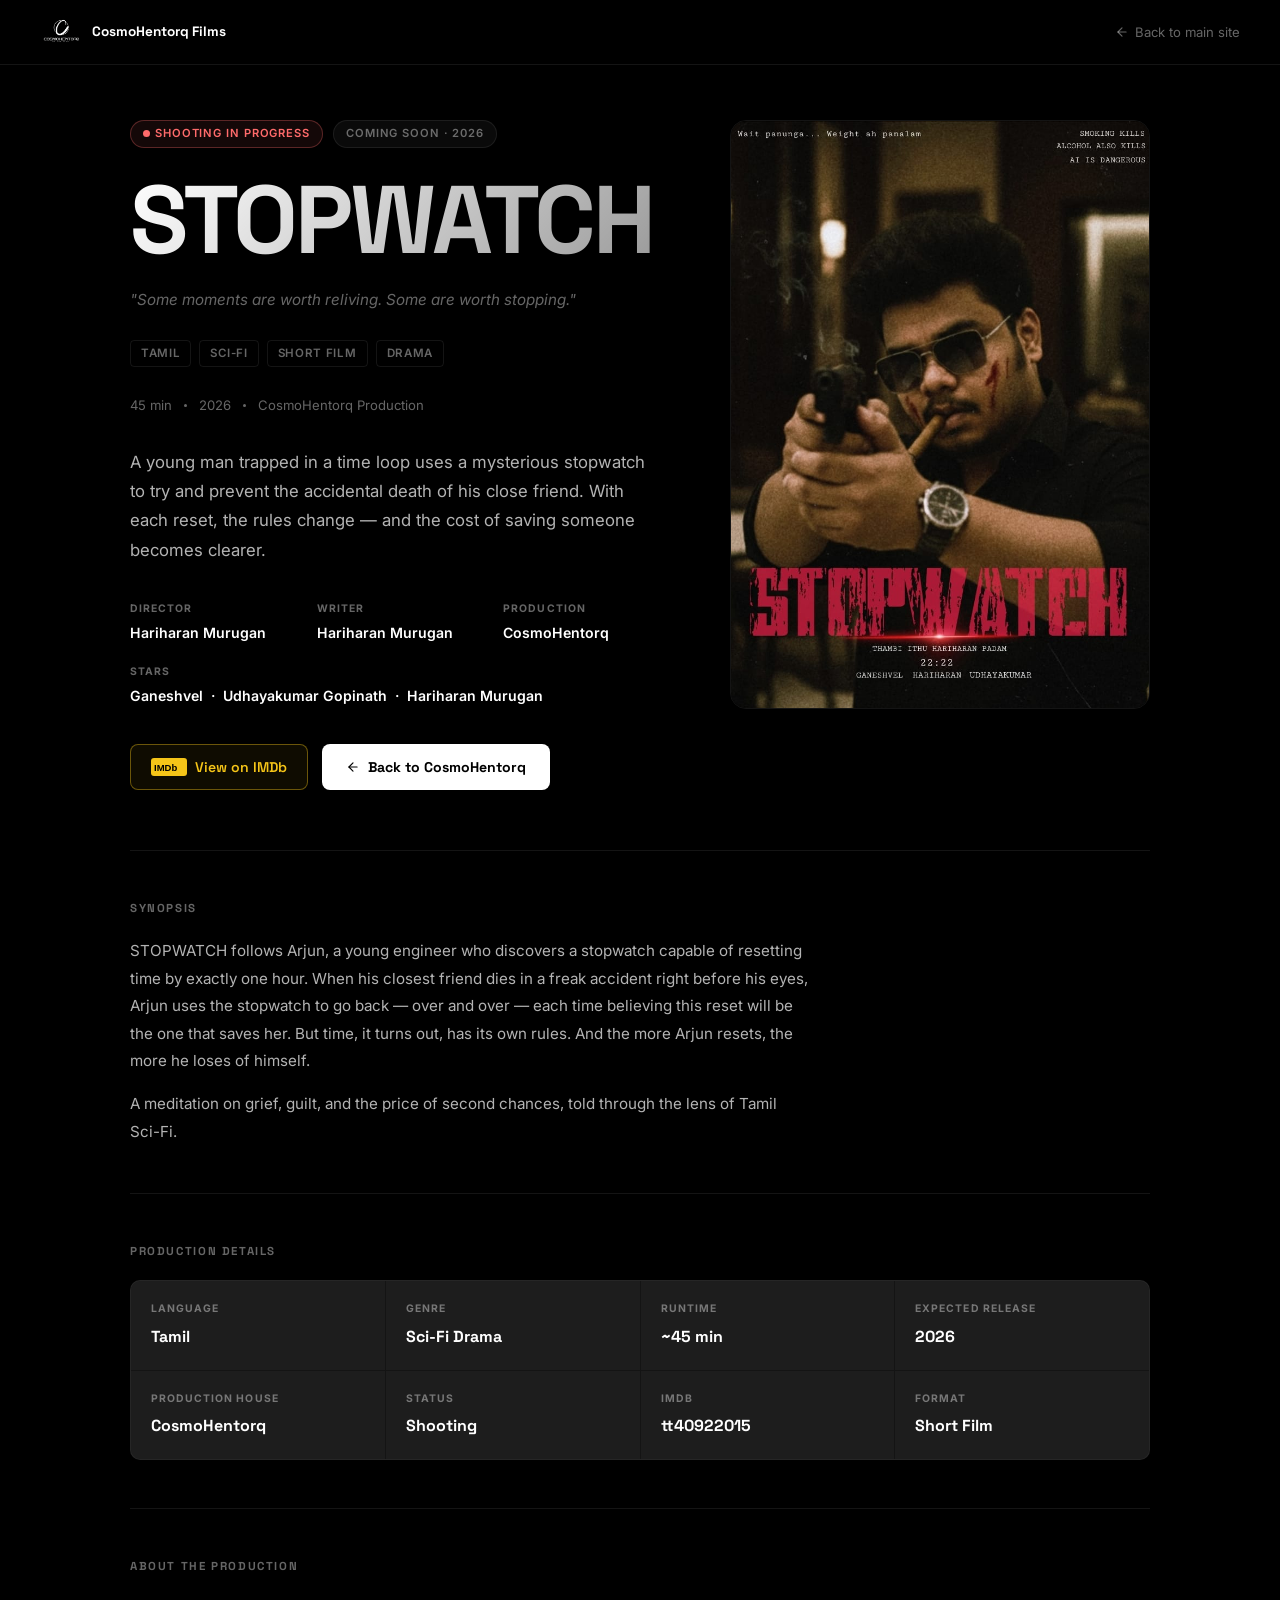
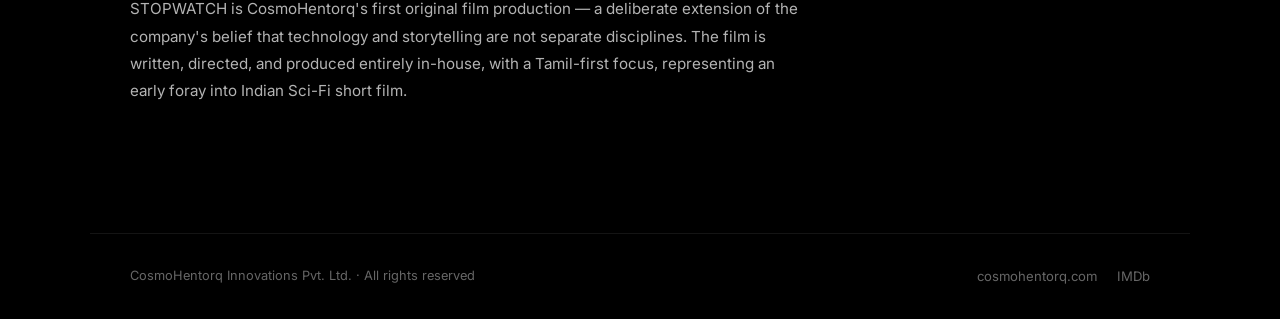
<file: movies.html>
<!DOCTYPE html>
<html lang="en">
<head>
  <meta charset="UTF-8" />
  <meta name="viewport" content="width=device-width, initial-scale=1.0" />
  <meta name="description" content="STOPWATCH — Original Tamil Sci-Fi Short Film by CosmoHentorq Productions. Directed by Hariharan Murugan." />
  <title>STOPWATCH — CosmoHentorq Films</title>
  <link rel="preconnect" href="https://fonts.googleapis.com" />
  <link rel="preconnect" href="https://fonts.gstatic.com" crossorigin />
  <link href="https://fonts.googleapis.com/css2?family=Space+Grotesk:wght@300;400;500;600;700;800&family=Inter:wght@300;400;500;600&display=swap" rel="stylesheet" />
  <style>
    *, *::before, *::after { box-sizing: border-box; margin: 0; padding: 0; }
    :root {
      --bg: #000;
      --text: #fff;
      --text-dim: rgba(255,255,255,0.7);
      --text-muted: rgba(255,255,255,0.4);
      --border: rgba(255,255,255,0.08);
      --card: rgba(255,255,255,0.04);
      --font-head: 'Space Grotesk', sans-serif;
      --font-body: 'Inter', sans-serif;
    }
    html { scroll-behavior: smooth; }
    body {
      background: var(--bg);
      color: var(--text);
      font-family: var(--font-body);
      line-height: 1.6;
      min-height: 100vh;
    }

    /* NAV */
    .nav {
      position: fixed; top: 0; left: 0; right: 0; z-index: 100;
      display: flex; align-items: center; justify-content: space-between;
      padding: 18px 40px;
      background: rgba(0,0,0,0.8);
      backdrop-filter: blur(12px);
      border-bottom: 1px solid var(--border);
    }
    .nav-logo {
      display: flex; align-items: center; gap: 10px;
      text-decoration: none; color: var(--text);
    }
    .nav-logo img { height: 28px; width: auto; }
    .nav-logo-text { font-family: var(--font-head); font-size: 0.85rem; font-weight: 700; }
    .nav-back {
      display: flex; align-items: center; gap: 6px;
      font-size: 0.82rem; color: var(--text-muted);
      text-decoration: none;
      transition: color 0.2s;
    }
    .nav-back:hover { color: var(--text); }
    @media (max-width: 600px) { .nav { padding: 14px 20px; } }

    /* HERO */
    .movie-hero {
      padding: 120px 40px 60px;
      max-width: 1100px;
      margin: 0 auto;
    }
    .movie-hero-inner {
      display: grid;
      grid-template-columns: 1fr 420px;
      gap: 60px;
      align-items: start;
    }
    @media (max-width: 860px) {
      .movie-hero-inner { grid-template-columns: 1fr; }
      .movie-hero { padding: 100px 20px 40px; }
    }

    /* Badges */
    .badge-row { display: flex; gap: 10px; flex-wrap: wrap; margin-bottom: 24px; }
    .badge {
      display: inline-flex; align-items: center; gap: 5px;
      font-size: 0.7rem; font-weight: 600; letter-spacing: 0.08em;
      text-transform: uppercase; border-radius: 20px;
      padding: 4px 12px; border: 1px solid;
    }
    .badge-shoot { color: #ff6b6b; border-color: rgba(255,107,107,0.3); background: rgba(255,107,107,0.08); }
    .badge-soon  { color: var(--text-muted); border-color: var(--border); background: var(--card); }
    .badge-imdb  { color: #F5C518; border-color: rgba(245,197,24,0.3); background: rgba(245,197,24,0.06); }

    /* Title */
    .movie-page-title {
      font-family: var(--font-head);
      font-size: clamp(3rem, 8vw, 6rem);
      font-weight: 800;
      letter-spacing: -0.03em;
      line-height: 1;
      margin-bottom: 20px;
      background: linear-gradient(135deg, #fff 0%, rgba(255,255,255,0.6) 100%);
      -webkit-background-clip: text;
      -webkit-text-fill-color: transparent;
      background-clip: text;
    }
    .movie-tagline {
      font-size: 0.95rem;
      color: var(--text-muted);
      font-style: italic;
      margin-bottom: 28px;
    }
    .genre-row { display: flex; gap: 8px; flex-wrap: wrap; margin-bottom: 28px; }
    .genre-tag {
      font-size: 0.72rem; font-weight: 600; letter-spacing: 0.06em;
      text-transform: uppercase; color: var(--text-muted);
      border: 1px solid var(--border); border-radius: 4px;
      padding: 3px 10px;
    }
    .meta-row {
      display: flex; align-items: center; gap: 12px;
      font-size: 0.82rem; color: var(--text-muted);
      margin-bottom: 32px;
    }
    .meta-dot { width: 3px; height: 3px; border-radius: 50%; background: var(--text-muted); }

    .plot {
      font-size: 1.05rem;
      color: var(--text-dim);
      line-height: 1.75;
      margin-bottom: 36px;
      max-width: 520px;
    }

    /* Crew */
    .crew-grid { display: grid; grid-template-columns: repeat(3, 1fr); gap: 20px; margin-bottom: 36px; }
    @media (max-width: 600px) { .crew-grid { grid-template-columns: 1fr 1fr; } }
    .crew-item { display: flex; flex-direction: column; gap: 4px; }
    .crew-label { font-size: 0.65rem; font-weight: 700; letter-spacing: 0.1em; text-transform: uppercase; color: var(--text-muted); }
    .crew-name { font-size: 0.88rem; font-weight: 600; color: var(--text); }

    /* Buttons */
    .action-row { display: flex; gap: 14px; flex-wrap: wrap; }
    .btn-primary-movie {
      display: inline-flex; align-items: center; gap: 8px;
      padding: 12px 24px; border-radius: 8px;
      background: #fff; color: #000;
      font-family: var(--font-head); font-weight: 700; font-size: 0.88rem;
      text-decoration: none; border: none; cursor: pointer;
      transition: opacity 0.2s;
    }
    .btn-primary-movie:hover { opacity: 0.88; }
    .btn-imdb-movie {
      display: inline-flex; align-items: center; gap: 8px;
      padding: 11px 20px; border-radius: 8px;
      border: 1px solid rgba(245,197,24,0.4);
      color: #F5C518; background: rgba(245,197,24,0.06);
      font-family: var(--font-head); font-weight: 600; font-size: 0.88rem;
      text-decoration: none; transition: background 0.2s;
    }
    .btn-imdb-movie:hover { background: rgba(245,197,24,0.12); }

    /* Poster */
    .poster-wrap {
      border-radius: 16px;
      overflow: hidden;
      border: 1px solid var(--border);
      box-shadow: 0 32px 80px rgba(0,0,0,0.6);
      position: sticky;
      top: 90px;
    }
    .poster-wrap img {
      width: 100%;
      height: auto;
      display: block;
    }

    /* Synopsis */
    .movie-body {
      max-width: 1100px;
      margin: 0 auto;
      padding: 0 40px 80px;
    }
    @media (max-width: 600px) { .movie-body { padding: 0 20px 60px; } }

    .section-block {
      border-top: 1px solid var(--border);
      padding: 48px 0;
    }
    .section-block-title {
      font-family: var(--font-head);
      font-size: 0.72rem;
      font-weight: 700;
      letter-spacing: 0.14em;
      text-transform: uppercase;
      color: var(--text-muted);
      margin-bottom: 20px;
    }
    .synopsis-text {
      font-size: 0.95rem;
      color: var(--text-dim);
      line-height: 1.8;
      max-width: 680px;
    }

    /* Production details */
    .prod-grid {
      display: grid;
      grid-template-columns: repeat(4, 1fr);
      gap: 1px;
      background: var(--border);
      border: 1px solid var(--border);
      border-radius: 10px;
      overflow: hidden;
    }
    @media (max-width: 700px) { .prod-grid { grid-template-columns: repeat(2, 1fr); } }
    .prod-item {
      padding: 20px;
      background: var(--card);
      display: flex; flex-direction: column; gap: 6px;
    }
    .prod-label { font-size: 0.65rem; font-weight: 700; letter-spacing: 0.1em; text-transform: uppercase; color: var(--text-muted); }
    .prod-val { font-family: var(--font-head); font-size: 1rem; font-weight: 700; color: var(--text); }

    /* Footer */
    .movie-footer {
      border-top: 1px solid var(--border);
      padding: 32px 40px;
      max-width: 1100px;
      margin: 0 auto;
      display: flex;
      align-items: center;
      justify-content: space-between;
      gap: 20px;
      flex-wrap: wrap;
    }
    .movie-footer a { color: var(--text-muted); font-size: 0.82rem; text-decoration: none; transition: color 0.2s; }
    .movie-footer a:hover { color: var(--text); }
    @media (max-width: 600px) { .movie-footer { padding: 24px 20px; } }
  </style>
</head>
<body>

  <nav class="nav">
    <a href="/" class="nav-logo">
      <img src="logo-white.png" alt="CosmoHentorq" />
      <span class="nav-logo-text">CosmoHentorq Films</span>
    </a>
    <a href="/" class="nav-back">
      <svg width="14" height="14" viewBox="0 0 24 24" fill="none" stroke="currentColor" stroke-width="2" stroke-linecap="round" stroke-linejoin="round"><line x1="19" y1="12" x2="5" y2="12"/><polyline points="12 19 5 12 12 5"/></svg>
      Back to main site
    </a>
  </nav>

  <div class="movie-hero">
    <div class="movie-hero-inner">
      <!-- Left: Details -->
      <div>
        <div class="badge-row">
          <span class="badge badge-shoot">
            <svg width="7" height="7" viewBox="0 0 8 8"><circle cx="4" cy="4" r="4" fill="currentColor"/></svg>
            Shooting in Progress
          </span>
          <span class="badge badge-soon">Coming Soon · 2026</span>
        </div>

        <h1 class="movie-page-title">STOPWATCH</h1>
        <p class="movie-tagline">"Some moments are worth reliving. Some are worth stopping."</p>

        <div class="genre-row">
          <span class="genre-tag">Tamil</span>
          <span class="genre-tag">Sci-Fi</span>
          <span class="genre-tag">Short Film</span>
          <span class="genre-tag">Drama</span>
        </div>

        <div class="meta-row">
          <span>45 min</span>
          <span class="meta-dot"></span>
          <span>2026</span>
          <span class="meta-dot"></span>
          <span>CosmoHentorq Production</span>
        </div>

        <p class="plot">A young man trapped in a time loop uses a mysterious stopwatch to try and prevent the accidental death of his close friend. With each reset, the rules change — and the cost of saving someone becomes clearer.</p>

        <div class="crew-grid">
          <div class="crew-item">
            <span class="crew-label">Director</span>
            <span class="crew-name">Hariharan Murugan</span>
          </div>
          <div class="crew-item">
            <span class="crew-label">Writer</span>
            <span class="crew-name">Hariharan Murugan</span>
          </div>
          <div class="crew-item">
            <span class="crew-label">Production</span>
            <span class="crew-name">CosmoHentorq</span>
          </div>
          <div class="crew-item" style="grid-column:1/-1;">
            <span class="crew-label">Stars</span>
            <span class="crew-name">Ganeshvel &nbsp;·&nbsp; Udhayakumar Gopinath &nbsp;·&nbsp; Hariharan Murugan</span>
          </div>
        </div>

        <div class="action-row">
          <a href="https://www.imdb.com/title/tt40922015/?ref_=ext_shr_lnk" target="_blank" rel="noopener" class="btn-imdb-movie">
            <svg width="36" height="18" viewBox="0 0 36 18" fill="none"><rect width="36" height="18" rx="3" fill="#F5C518"/><text x="3" y="13" font-family="Arial Black,sans-serif" font-size="9.5" font-weight="900" fill="#000">IMDb</text></svg>
            View on IMDb
          </a>
          <a href="/" class="btn-primary-movie">
            <svg width="14" height="14" viewBox="0 0 24 24" fill="none" stroke="currentColor" stroke-width="2" stroke-linecap="round" stroke-linejoin="round"><line x1="19" y1="12" x2="5" y2="12"/><polyline points="12 19 5 12 12 5"/></svg>
            Back to CosmoHentorq
          </a>
        </div>
      </div>

      <!-- Right: Poster -->
      <div class="poster-wrap">
        <img src="movies/stopwatch-2.jpeg" alt="STOPWATCH — Film Still" loading="eager" />
      </div>
    </div>
  </div>

  <div class="movie-body">
    <div class="section-block">
      <div class="section-block-title">Synopsis</div>
      <p class="synopsis-text">STOPWATCH follows Arjun, a young engineer who discovers a stopwatch capable of resetting time by exactly one hour. When his closest friend dies in a freak accident right before his eyes, Arjun uses the stopwatch to go back — over and over — each time believing this reset will be the one that saves her. But time, it turns out, has its own rules. And the more Arjun resets, the more he loses of himself.</p>
      <p class="synopsis-text" style="margin-top:16px;">A meditation on grief, guilt, and the price of second chances, told through the lens of Tamil Sci-Fi.</p>
    </div>

    <div class="section-block">
      <div class="section-block-title">Production Details</div>
      <div class="prod-grid">
        <div class="prod-item">
          <span class="prod-label">Language</span>
          <span class="prod-val">Tamil</span>
        </div>
        <div class="prod-item">
          <span class="prod-label">Genre</span>
          <span class="prod-val">Sci-Fi Drama</span>
        </div>
        <div class="prod-item">
          <span class="prod-label">Runtime</span>
          <span class="prod-val">~45 min</span>
        </div>
        <div class="prod-item">
          <span class="prod-label">Expected Release</span>
          <span class="prod-val">2026</span>
        </div>
        <div class="prod-item">
          <span class="prod-label">Production House</span>
          <span class="prod-val">CosmoHentorq</span>
        </div>
        <div class="prod-item">
          <span class="prod-label">Status</span>
          <span class="prod-val">Shooting</span>
        </div>
        <div class="prod-item">
          <span class="prod-label">IMDb</span>
          <span class="prod-val">tt40922015</span>
        </div>
        <div class="prod-item">
          <span class="prod-label">Format</span>
          <span class="prod-val">Short Film</span>
        </div>
      </div>
    </div>

    <div class="section-block">
      <div class="section-block-title">About the Production</div>
      <p class="synopsis-text">STOPWATCH is CosmoHentorq's first original film production — a deliberate extension of the company's belief that technology and storytelling are not separate disciplines. The film is written, directed, and produced entirely in-house, with a Tamil-first focus, representing an early foray into Indian Sci-Fi short film.</p>
    </div>
  </div>

  <div class="movie-footer">
    <span style="color:var(--text-muted); font-size:0.8rem;">CosmoHentorq Innovations Pvt. Ltd. · All rights reserved</span>
    <div style="display:flex; gap:20px;">
      <a href="/">cosmohentorq.com</a>
      <a href="https://www.imdb.com/title/tt40922015/?ref_=ext_shr_lnk" target="_blank" rel="noopener">IMDb</a>
    </div>
  </div>

</body>
</html>
</file>
<file: style.css>
/* ============================================================
   COSMOHENTORQ INNOVATIONS — Elite Website Styles
   ============================================================ */

:root {
  --bg-deep: #000000;
  --bg-card: rgba(255,255,255,0.025);
  --bg-card-hover: rgba(255,255,255,0.05);
  --border: rgba(255,255,255,0.07);
  --border-hover: rgba(255,255,255,0.22);
  --primary: #ffffff;
  --primary-dark: #cccccc;
  --secondary: #00d4ff;
  --accent: #8b5cf6;
  --coral: #ff6b35;
  --green: #00ff9d;
  --text: #f0f0f0;
  --text-muted: rgba(255,255,255,0.35);
  --text-dim: rgba(255,255,255,0.55);
  --gradient-primary: linear-gradient(135deg, #ffffff 0%, #e8e8e8 45%, #b8d4ff 100%);
  --gradient-purple: linear-gradient(135deg, #ffffff 0%, #d8b4fe 100%);
  --gradient-warm: linear-gradient(135deg, #ffffff 0%, #fde68a 100%);
  --font-head: 'Space Grotesk', sans-serif;
  --font-body: 'Inter', sans-serif;
  --radius: 16px;
  --radius-sm: 8px;
  --transition: 0.4s cubic-bezier(0.25, 0.46, 0.45, 0.94);
  --transition-fast: 0.2s ease;
  --shadow-glow: 0 0 60px rgba(255,255,255,0.05);
  --shadow-card: 0 20px 60px rgba(0,0,0,0.7);
}

*, *::before, *::after { box-sizing: border-box; margin: 0; padding: 0; }

html { scroll-behavior: smooth; font-size: 16px; }

body {
  background: var(--bg-deep);
  background-image:
    linear-gradient(rgba(255,255,255,0.03) 1px, transparent 1px),
    linear-gradient(90deg, rgba(255,255,255,0.03) 1px, transparent 1px);
  background-size: 60px 60px;
  color: var(--text);
  font-family: var(--font-body);
  overflow-x: hidden;
  cursor: none;
  line-height: 1.6;
}

/* ---- SCROLLBAR ---- */
::-webkit-scrollbar { width: 4px; }
::-webkit-scrollbar-track { background: var(--bg-deep); }
::-webkit-scrollbar-thumb { background: var(--primary); border-radius: 2px; }

/* ---- CUSTOM CURSOR ---- */
.cursor {
  position: fixed; top: 0; left: 0;
  width: 10px; height: 10px;
  background: var(--primary);
  border-radius: 50%;
  pointer-events: none;
  z-index: 9999;
  transform: translate(-50%, -50%);
  transition: width 0.2s, height 0.2s, background 0.2s;
  mix-blend-mode: screen;
}
.cursor-follower {
  position: fixed; top: 0; left: 0;
  width: 36px; height: 36px;
  border: 1.5px solid rgba(255,255,255,0.18);
  border-radius: 50%;
  pointer-events: none;
  z-index: 9998;
  transform: translate(-50%, -50%);
  transition: left 0.1s linear, top 0.1s linear, transform 0.12s ease, width 0.3s, height 0.3s, border-color 0.3s;
}
.cursor.hover { width: 20px; height: 20px; background: var(--secondary); }
.cursor-follower.hover { width: 56px; height: 56px; border-color: var(--secondary); }

/* ---- NOISE OVERLAY ---- */
body::before {
  content: '';
  position: fixed; inset: 0;
  background-image: url("data:image/svg+xml,%3Csvg viewBox='0 0 200 200' xmlns='http://www.w3.org/2000/svg'%3E%3Cfilter id='n'%3E%3CfeTurbulence type='fractalNoise' baseFrequency='0.9' numOctaves='4' stitchTiles='stitch'/%3E%3C/filter%3E%3Crect width='100%25' height='100%25' filter='url(%23n)' opacity='0.03'/%3E%3C/svg%3E");
  pointer-events: none;
  z-index: 0;
  opacity: 0.4;
}

/* ---- TYPOGRAPHY ---- */
h1,h2,h3,h4,h5 { font-family: var(--font-head); font-weight: 700; line-height: 1.15; }
a { color: inherit; text-decoration: none; }
img { max-width: 100%; }

.gradient-text {
  background: var(--gradient-primary);
  -webkit-background-clip: text;
  -webkit-text-fill-color: transparent;
  background-clip: text;
}
.gradient-text-purple {
  background: var(--gradient-purple);
  -webkit-background-clip: text;
  -webkit-text-fill-color: transparent;
  background-clip: text;
}

.section-label {
  display: inline-flex; align-items: center; gap: 8px;
  font-size: 0.72rem; font-weight: 600; letter-spacing: 0.15em;
  text-transform: uppercase; color: var(--primary);
  margin-bottom: 16px;
}
.section-label::before {
  content: '';
  display: block; width: 24px; height: 2px;
  background: var(--gradient-primary); border-radius: 1px;
}

.section-title {
  font-size: clamp(2rem, 4vw, 3rem);
  margin-bottom: 16px;
}
.section-subtitle {
  font-size: 1.05rem; color: var(--text-dim);
  max-width: 560px; margin-bottom: 56px;
}

/* ---- BUTTONS ---- */
.btn {
  display: inline-flex; align-items: center; gap: 8px;
  padding: 14px 32px; border-radius: 50px;
  font-family: var(--font-head); font-size: 0.95rem; font-weight: 600;
  cursor: none; transition: var(--transition); border: none; position: relative;
  overflow: hidden; letter-spacing: 0.02em;
}
.btn::after {
  content: ''; position: absolute; inset: 0;
  background: rgba(255,255,255,0.1); opacity: 0;
  transition: opacity 0.2s;
}
.btn:hover::after { opacity: 1; }
.btn-primary {
  background: #ffffff;
  color: #000000;
  box-shadow: 0 4px 30px rgba(255,255,255,0.15);
}
.btn-primary:hover { transform: translateY(-2px); box-shadow: 0 8px 50px rgba(255,255,255,0.28); }
.btn-secondary {
  background: transparent; color: var(--text);
  border: 1.5px solid var(--border-hover);
}
.btn-secondary:hover { background: rgba(255,255,255,0.05); transform: translateY(-2px); }
.btn-ghost {
  background: transparent; color: var(--primary);
  padding: 10px 0; border-radius: 0;
}
.btn-ghost svg { transition: transform 0.2s; }
.btn-ghost:hover svg { transform: translateX(4px); }

/* ---- CARD ---- */
.glass-card {
  background: var(--bg-card);
  border: 1px solid var(--border);
  border-radius: var(--radius);
  backdrop-filter: blur(8px);
  transition: var(--transition);
  position: relative; overflow: hidden;
}
.glass-card::before {
  content: ''; position: absolute;
  top: 0; left: 0; right: 0; height: 1px;
  background: linear-gradient(90deg, transparent, rgba(255,255,255,0.1), transparent);
}
.glass-card:hover {
  border-color: var(--border-hover);
  background: var(--bg-card-hover);
  transform: translateY(-6px);
  box-shadow: var(--shadow-card), var(--shadow-glow);
}

/* ---- LAYOUT ---- */
.container { max-width: 1200px; margin: 0 auto; padding: 0 24px; }
section { position: relative; }

/* ---- REVEAL ANIMATIONS ---- */
.reveal { opacity: 0; transform: translateY(40px); transition: opacity 0.7s ease, transform 0.7s ease; }
.reveal.visible { opacity: 1; transform: translateY(0); }
.reveal-left { opacity: 0; transform: translateX(-40px); transition: opacity 0.7s ease, transform 0.7s ease; }
.reveal-left.visible { opacity: 1; transform: translateX(0); }
.reveal-right { opacity: 0; transform: translateX(40px); transition: opacity 0.7s ease, transform 0.7s ease; }
.reveal-right.visible { opacity: 1; transform: translateX(0); }

/* ---- NAVBAR ---- */
.navbar {
  position: fixed; top: 0; left: 0; right: 0; z-index: 1000;
  padding: 20px 0;
  transition: var(--transition);
}
.navbar.scrolled {
  background: rgba(0,0,0,0.88);
  backdrop-filter: blur(20px);
  padding: 14px 0;
  border-bottom: 1px solid var(--border);
}
.nav-container {
  max-width: 1200px; margin: 0 auto; padding: 0 24px;
  display: flex; align-items: center; justify-content: space-between;
}
.nav-logo {
  display: flex; align-items: center; gap: 10px;
  font-family: var(--font-head); font-weight: 700;
  font-size: 1rem; letter-spacing: 0.05em;
}
.logo-icon {
  width: 38px; height: 38px;
  border-radius: 8px;
  overflow: hidden; flex-shrink: 0;
  border: 1px solid rgba(255,255,255,0.1);
}
.logo-icon img {
  width: 100%; height: 100%;
  object-fit: cover; object-position: 50% 30%;
  display: block;
}
.logo-text-wrap { display: flex; flex-direction: column; gap: 1px; }
.logo-text {
  font-size: 0.9rem; letter-spacing: 0.08em; line-height: 1;
  background: linear-gradient(90deg, var(--text) 30%, #e2e8f0 45%, #00d4ff 55%, var(--text) 70%);
  background-size: 250% auto;
  -webkit-background-clip: text; -webkit-text-fill-color: transparent; background-clip: text;
  animation: logoShimmer 5s ease infinite;
}
@keyframes logoShimmer {
  0%, 100% { background-position: 100% center; }
  50% { background-position: -50% center; }
}
.logo-tagline {
  font-size: 0.58rem; letter-spacing: 0.18em; text-transform: uppercase;
  background: var(--gradient-primary);
  -webkit-background-clip: text; -webkit-text-fill-color: transparent; background-clip: text;
  font-weight: 600; line-height: 1;
}
.nav-links { display: flex; align-items: center; gap: 4px; }
.nav-link {
  padding: 8px 16px; border-radius: 50px;
  font-size: 0.88rem; font-weight: 500; color: var(--text-dim);
  transition: var(--transition-fast);
  position: relative;
}
.nav-link:hover, .nav-link.active { color: var(--text); }
.nav-link.active::after {
  content: ''; position: absolute;
  bottom: 4px; left: 50%; transform: translateX(-50%);
  width: 4px; height: 4px; background: var(--primary); border-radius: 50%;
}
.nav-cta {
  background: #ffffff !important;
  color: #000000 !important;
  padding: 10px 22px;
  box-shadow: 0 4px 20px rgba(255,255,255,0.13);
  font-size: 0.88rem;
}
.nav-cta:hover { transform: translateY(-1px); box-shadow: 0 6px 28px rgba(255,255,255,0.25); }
.nav-cta::after { display: none; }
.nav-toggle { display: none; background: none; border: none; cursor: none; padding: 4px; flex-direction: column; gap: 5px; }
.nav-toggle span { display: block; width: 24px; height: 2px; background: var(--text); border-radius: 1px; transition: var(--transition-fast); }

/* ---- FULL-PAGE BACKGROUND ---- */
#particleCanvas {
  position: fixed; inset: 0;
  z-index: 0; pointer-events: none;
}
.hero-orb {
  position: fixed; border-radius: 50%;
  filter: blur(140px); opacity: 0.45; pointer-events: none; z-index: 0;
}
.hero-orb-1 { width: 700px; height: 700px; background: #0a0a30; top: -250px; right: -200px; }
.hero-orb-2 { width: 500px; height: 500px; background: #001428; bottom: -10%; left: -150px; }

/* ---- All sections sit above the background layer ---- */
section, footer { position: relative; z-index: 1; }

/* ---- HERO ---- */
.hero {
  min-height: 100vh; display: flex; align-items: center;
  position: relative;
}
.hero-content {
  position: relative; z-index: 2;
  max-width: 1200px; margin: 0 auto; padding: 120px 24px 80px;
  max-width: 760px; margin-left: auto; margin-right: auto;
  text-align: center;
}
.hero-badge {
  display: inline-flex; align-items: center; gap: 10px;
  background: rgba(255,255,255,0.05); border: 1px solid rgba(255,255,255,0.12);
  border-radius: 50px; padding: 8px 20px;
  font-size: 0.78rem; font-weight: 600; letter-spacing: 0.05em;
  color: var(--primary); margin-bottom: 32px;
  animation: fadeInDown 0.8s ease 0.2s both;
}
.badge-dot { width: 4px; height: 4px; background: var(--primary); border-radius: 50%; }
.hero-title {
  font-size: clamp(3rem, 7vw, 5.5rem);
  line-height: 1.05; margin-bottom: 24px;
  animation: fadeInUp 0.8s ease 0.4s both;
}
.hero-tagline {
  font-family: var(--font-head); font-size: clamp(1.4rem, 3vw, 2rem);
  font-weight: 700; letter-spacing: 0.12em; text-transform: uppercase;
  background: var(--gradient-primary);
  -webkit-background-clip: text; -webkit-text-fill-color: transparent; background-clip: text;
  margin-bottom: 20px;
}
.hero-subtitle {
  font-size: 1.15rem; color: var(--text-dim);
  max-width: 520px; margin: 0 auto 40px;
  animation: fadeInUp 0.8s ease 0.6s both;
}
.hero-actions {
  display: flex; align-items: center; justify-content: center; gap: 16px; flex-wrap: wrap;
  animation: fadeInUp 0.8s ease 0.8s both;
}
.scroll-indicator {
  position: absolute; bottom: 40px; left: 50%; transform: translateX(-50%);
  display: flex; flex-direction: column; align-items: center; gap: 8px;
  z-index: 2; animation: fadeInUp 0.8s ease 1s both;
}
.scroll-line {
  width: 1.5px; height: 48px;
  background: linear-gradient(to bottom, transparent, var(--primary));
  animation: scrollPulse 2s ease infinite;
}
.scroll-indicator span { font-size: 0.7rem; letter-spacing: 0.15em; text-transform: uppercase; color: var(--text-muted); }

/* ---- ABOUT ---- */
.about { padding: 120px 0; }
.about-grid {
  display: grid; grid-template-columns: 1fr 1fr; gap: 80px;
  align-items: center;
}
.about-visual {
  position: relative; display: flex; align-items: center; justify-content: center;
}
.about-logo-float {
  width: 240px; height: 240px;
  object-fit: contain;
  animation: float 6s ease-in-out infinite;
  transition: filter 0.4s ease;
  cursor: none;
}
.about-logo-float.logo-hovered {
  filter: drop-shadow(0 0 24px rgba(255,255,255,0.9)) drop-shadow(0 0 60px rgba(0,212,255,0.45));
  animation-play-state: paused;
}
.about-ring {
  position: absolute; border-radius: 50%;
  border: 1px dashed rgba(255,255,255,0.08);
  animation: spin 20s linear infinite;
}
.about-ring-1 { width: 360px; height: 360px; animation-direction: normal; }
.about-ring-2 { width: 440px; height: 440px; animation-direction: reverse; animation-duration: 30s; }
.about-dot {
  position: absolute; width: 8px; height: 8px;
  background: var(--primary); border-radius: 50%;
  box-shadow: 0 0 10px var(--primary);
}
.about-text .vision-quote {
  font-size: 1.1rem; font-style: italic; color: var(--text-dim);
  border-left: 2px solid var(--primary);
  padding-left: 20px; margin: 32px 0;
  line-height: 1.7;
}
.pillars { display: flex; flex-direction: column; gap: 16px; margin-top: 32px; }
.pillar {
  display: flex; gap: 16px; align-items: flex-start;
  padding: 16px 20px; border-radius: var(--radius-sm);
  background: var(--bg-card); border: 1px solid var(--border);
  transition: var(--transition-fast);
}
.pillar:hover { border-color: var(--border-hover); background: var(--bg-card-hover); }
.pillar-icon {
  width: 40px; height: 40px; border-radius: 8px; flex-shrink: 0;
  display: flex; align-items: center; justify-content: center;
  font-weight: 800; font-family: var(--font-head); font-size: 0.8rem;
  letter-spacing: 0.02em;
}
.pillar-icon.cosmo  { background: rgba(255,255,255,0.07); color: rgba(255,255,255,0.8); }
.pillar-icon.hentor { background: rgba(255,255,255,0.07); color: rgba(255,255,255,0.8); }
.pillar-icon.torque { background: rgba(255,255,255,0.07); color: rgba(255,255,255,0.8); }
.pillar h4 { font-size: 0.95rem; font-weight: 600; margin-bottom: 4px; }
.pillar p { font-size: 0.84rem; color: var(--text-dim); line-height: 1.5; }

/* ---- STATS ---- */
.stats {
  padding: 80px 0;
  background: rgba(255,255,255,0.015);
  border-top: 1px solid var(--border); border-bottom: 1px solid var(--border);
}
.stats-grid {
  display: grid; grid-template-columns: repeat(4, 1fr); gap: 32px;
  text-align: center;
}
.stat-item { padding: 24px; }
.stat-number {
  font-family: var(--font-head); font-size: 3rem; font-weight: 800;
  background: var(--gradient-primary);
  -webkit-background-clip: text; -webkit-text-fill-color: transparent; background-clip: text;
  line-height: 1;
  margin-bottom: 8px;
}
.stat-label { font-size: 0.85rem; color: var(--text-muted); letter-spacing: 0.05em; }

/* ---- RECOGNITION ---- */
.recognition { padding: 120px 0; }
.recognition-grid {
  display: grid; grid-template-columns: 1fr 1fr; gap: 32px;
}
.recognition-card { padding: 32px; }
.recog-header {
  display: flex; align-items: center; justify-content: space-between;
  margin-bottom: 24px; flex-wrap: wrap; gap: 8px;
}
.recog-badge {
  display: inline-flex; align-items: center; gap: 8px;
  padding: 6px 16px; border-radius: 50px;
  font-size: 0.8rem; font-weight: 700; letter-spacing: 0.06em;
}
.recog-india {
  background: rgba(255,255,255,0.04); color: var(--text-dim);
  border: 1px solid rgba(255,255,255,0.12);
}
.recog-tn {
  background: rgba(255,255,255,0.04); color: var(--text-dim);
  border: 1px solid rgba(255,255,255,0.12);
}
.recog-cert-no {
  font-size: 0.72rem; letter-spacing: 0.1em; color: var(--text-muted);
  font-family: var(--font-head); font-weight: 600;
}
.recog-cert-wrap {
  position: relative; border-radius: 12px; overflow: hidden;
  margin-bottom: 24px; border: 1px solid var(--border);
}
.recog-cert-img {
  width: 100%; display: block;
  filter: brightness(0.92) contrast(1.05);
  transition: filter 0.3s;
}
.recog-cert-overlay {
  position: absolute; inset: 0;
  background: rgba(0,0,0,0.65);
  display: flex; align-items: center; justify-content: center;
  opacity: 0; transition: opacity 0.3s;
}
.recog-cert-wrap:hover .recog-cert-overlay { opacity: 1; }
.recog-cert-wrap:hover .recog-cert-img { filter: brightness(0.6); }
.recog-meta { display: flex; flex-direction: column; gap: 10px; }
.recog-meta-item {
  display: flex; justify-content: space-between; align-items: center;
  padding: 8px 0; border-bottom: 1px solid var(--border);
  gap: 12px;
}
.recog-meta-item:last-child { border-bottom: none; }
.recog-meta-label { font-size: 0.76rem; color: var(--text-muted); letter-spacing: 0.05em; flex-shrink: 0; }
.recog-meta-value { font-size: 0.85rem; font-weight: 500; color: var(--text); text-align: right; }

/* ---- SERVICES ---- */
.services { padding: 120px 0; }
.services-grid {
  display: grid; grid-template-columns: repeat(4, 1fr); gap: 24px;
}
.service-card {
  padding: 32px 24px; text-align: center;
  transition: var(--transition);
}
.service-card:hover { transform: translateY(-8px); }
.service-icon {
  width: 64px; height: 64px; border-radius: 16px;
  display: flex; align-items: center; justify-content: center;
  margin: 0 auto 20px; font-size: 1.8rem;
  position: relative; overflow: hidden;
}
.service-icon::after {
  content: ''; position: absolute; inset: 0;
  background: inherit; opacity: 0.1; border-radius: inherit;
}
.si-rd { background: rgba(255,255,255,0.07); }
.si-ai { background: rgba(0,212,255,0.15); }
.si-ui { background: rgba(139,92,246,0.15); }
.si-cloud { background: rgba(0,255,157,0.15); }
.service-card h3 { font-size: 1rem; font-weight: 600; margin-bottom: 10px; }
.service-card p { font-size: 0.85rem; color: var(--text-dim); line-height: 1.6; }

/* ---- PRODUCTS ---- */
.products { padding: 120px 0; }
.products-header { max-width: 600px; margin-bottom: 64px; }
.products-featured {
  background: linear-gradient(135deg, rgba(255,255,255,0.04), rgba(0,212,255,0.08));
  border: 1px solid rgba(255,255,255,0.08);
  border-radius: 24px; padding: 56px;
  display: grid; grid-template-columns: 1fr 1fr; gap: 56px;
  align-items: center; margin-bottom: 32px;
  position: relative; overflow: hidden;
}
.products-featured::before {
  content: ''; position: absolute;
  top: -50%; right: -20%; width: 500px; height: 500px;
  background: radial-gradient(circle, rgba(255,255,255,0.05), transparent 70%);
  pointer-events: none;
}
.product-featured-label {
  display: inline-flex; align-items: center; gap: 6px;
  background: rgba(0,255,157,0.15); border: 1px solid rgba(0,255,157,0.3);
  border-radius: 50px; padding: 5px 14px;
  font-size: 0.73rem; font-weight: 600; letter-spacing: 0.08em;
  color: var(--green); margin-bottom: 20px;
}
.product-featured-label::before { content: none; }

/* ---- JULIE atom indicator ---- */
.julie-atom {
  position: relative;
  width: 22px; height: 22px;
  display: inline-flex; align-items: center; justify-content: center;
  flex-shrink: 0;
}
.julie-nucleus {
  position: absolute; z-index: 2;
  width: 6px; height: 6px;
  background: var(--green); border-radius: 50%;
  box-shadow: 0 0 8px var(--green), 0 0 16px rgba(0,255,157,0.5);
  animation: nucleusPulse 1.8s ease-in-out infinite;
}
@keyframes nucleusPulse {
  0%, 100% { box-shadow: 0 0 6px var(--green), 0 0 14px rgba(0,255,157,0.4); transform: scale(1); }
  50%       { box-shadow: 0 0 12px var(--green), 0 0 24px rgba(0,255,157,0.7); transform: scale(1.2); }
}
.julie-orbit {
  position: absolute; border-radius: 50%;
  border: 1px solid rgba(0,255,157,0.45);
  display: flex; align-items: flex-start; justify-content: center;
}
.orbit-1 {
  width: 14px; height: 14px;
  animation: spin 1.6s linear infinite;
}
.orbit-2 {
  width: 22px; height: 22px;
  transform: rotate(65deg);
  animation: spinReverse 2.4s linear infinite;
}
@keyframes spinReverse {
  from { transform: rotate(65deg); }
  to   { transform: rotate(425deg); }
}
.julie-electron {
  position: absolute; top: -2.5px; left: 50%;
  transform: translateX(-50%);
  width: 4px; height: 4px;
  background: var(--green); border-radius: 50%;
  box-shadow: 0 0 5px var(--green), 0 0 10px rgba(0,255,157,0.6);
}
.product-featured-title {
  font-size: clamp(2.5rem, 5vw, 4rem); font-weight: 800;
  letter-spacing: -0.02em; margin-bottom: 8px;
}
.product-featured-full { font-size: 0.8rem; letter-spacing: 0.1em; color: var(--text-muted); margin-bottom: 20px; }
.product-featured-desc { font-size: 1rem; color: var(--text-dim); line-height: 1.7; margin-bottom: 32px; }
.product-visual {
  display: flex; align-items: center; justify-content: center; min-height: 300px;
}

/* ---- JULIE large atom ---- */
.julie-big-atom {
  position: relative;
  width: 240px; height: 240px;
  display: flex; align-items: center; justify-content: center;
  perspective: 600px;
}
.jba-nucleus {
  position: absolute; z-index: 3;
  width: 34px; height: 34px; border-radius: 50%;
  background: radial-gradient(circle at 38% 38%, #e0f0ff, #ffffff);
  box-shadow: 0 0 20px #fff, 0 0 45px rgba(255,255,255,0.3), 0 0 90px rgba(180,210,255,0.15);
  animation: nucleusPulse 2s ease-in-out infinite;
}
.jba-wrap {
  position: absolute;
  width: 200px; height: 200px;
  display: flex; align-items: center; justify-content: center;
  transform-style: preserve-3d;
}
.jba-w1 { transform: rotateX(0deg); }
.jba-w2 { transform: rotateX(65deg); }
.jba-w3 { transform: rotateY(65deg); }
.jba-ring {
  width: 100%; height: 100%; border-radius: 50%;
  border: 1.5px solid rgba(255,255,255,0.14);
  display: flex; align-items: flex-start; justify-content: center;
  position: relative;
  animation: spin 4s linear infinite;
  will-change: transform;
}
.jba-w2 .jba-ring { border-color: rgba(0,212,255,0.4); animation-duration: 6s; animation-direction: reverse; }
.jba-w3 .jba-ring { border-color: rgba(139,92,246,0.35); animation-duration: 9s; }
.jba-electron {
  position: absolute; top: -6px; left: 50%;
  transform: translateX(-50%);
  width: 12px; height: 12px; border-radius: 50%;
}
.jba-e1 { background: var(--primary);   box-shadow: 0 0 10px var(--primary),  0 0 22px rgba(255,255,255,0.22); }
.jba-e2 { background: var(--secondary); box-shadow: 0 0 10px var(--secondary), 0 0 22px rgba(0,212,255,0.7); }
.jba-e3 { background: var(--accent);    box-shadow: 0 0 10px var(--accent),    0 0 22px rgba(139,92,246,0.7); }

.products-grid {
  display: grid; grid-template-columns: repeat(3, 1fr); gap: 24px;
  margin-top: 32px;
}
.product-card { padding: 32px; }
.product-card-icon {
  width: 56px; height: 56px; border-radius: 14px;
  display: flex; align-items: center; justify-content: center;
  font-size: 1.5rem; margin-bottom: 20px;
}
.pc-hak { background: rgba(0,212,255,0.15); }
.pc-yako { background: rgba(139,92,246,0.15); }
.pc-pulsar { background: rgba(249,115,22,0.15); }
.product-card h3 {
  font-size: 1.5rem; font-weight: 800;
  letter-spacing: -0.02em; margin-bottom: 4px;
}
.product-card .product-full { font-size: 0.75rem; letter-spacing: 0.08em; color: var(--text-muted); margin-bottom: 14px; }
.product-card p { font-size: 0.88rem; color: var(--text-dim); line-height: 1.6; margin-bottom: 20px; }
.product-tag {
  display: inline-block; padding: 4px 12px; border-radius: 50px;
  font-size: 0.72rem; font-weight: 600; letter-spacing: 0.05em;
}
.tag-active { background: rgba(0,212,255,0.12); color: var(--secondary); border: 1px solid rgba(0,212,255,0.25); }
.tag-coming { background: rgba(255,255,255,0.05); color: var(--text-muted); border: 1px solid var(--border); }
.tag-soon   { background: rgba(255,255,255,0.03); color: var(--text-muted); border: 1px solid rgba(255,255,255,0.08); opacity: 0.7; }

/* ---- TEAM ---- */
.team { padding: 120px 0; }
.team-header { text-align: center; margin-bottom: 64px; }
.team-header .section-subtitle { margin: 0 auto; }
.team-grid {
  display: grid; grid-template-columns: repeat(3, 1fr); gap: 24px; margin-bottom: 48px;
}
.team-card { padding: 32px 24px; text-align: center; }
.team-avatar {
  width: 80px; height: 80px; border-radius: 50%;
  display: flex; align-items: center; justify-content: center;
  font-family: var(--font-head); font-size: 1.5rem; font-weight: 700;
  margin: 0 auto 20px; position: relative;
}
.team-avatar::after {
  content: ''; position: absolute; inset: -2px;
  border-radius: 50%;
  background: linear-gradient(135deg, rgba(0,212,255,0.45), rgba(139,92,246,0.4));
  z-index: -1;
}
.ta-hm { background: linear-gradient(135deg, rgba(255,255,255,0.12), rgba(0,212,255,0.3)); }
.ta-av { background: linear-gradient(135deg, rgba(139,92,246,0.3), rgba(255,255,255,0.12)); }
.ta-ug { background: linear-gradient(135deg, rgba(0,212,255,0.3), rgba(0,255,157,0.3)); }
.team-card h3 { font-size: 1.05rem; font-weight: 700; margin-bottom: 4px; }
.team-card .team-role { font-size: 0.82rem; color: var(--text-dim); font-weight: 500; margin-bottom: 12px; }
.team-card p { font-size: 0.83rem; color: var(--text-dim); line-height: 1.5; }

.interns-section { margin-top: 48px; }
.interns-title { font-size: 0.72rem; letter-spacing: 0.15em; text-transform: uppercase; color: var(--text-muted); text-align: center; margin-bottom: 24px; display: flex; align-items: center; gap: 16px; justify-content: center; }
.interns-title::before, .interns-title::after { content: ''; flex: 1; max-width: 80px; height: 1px; background: var(--border); }
.interns-grid {
  display: flex; flex-wrap: wrap; gap: 12px; justify-content: center;
}
.intern-chip {
  display: flex; align-items: center; gap: 10px;
  padding: 10px 20px; border-radius: 50px;
  background: var(--bg-card); border: 1px solid var(--border);
  transition: var(--transition-fast);
}
.intern-chip:hover { border-color: var(--border-hover); background: var(--bg-card-hover); }
.intern-chip-avatar {
  width: 28px; height: 28px; border-radius: 50%;
  background: rgba(255,255,255,0.08);
  border: 1px solid rgba(255,255,255,0.14);
  display: flex; align-items: center; justify-content: center;
  font-size: 0.68rem; font-weight: 700; color: rgba(255,255,255,0.7);
  font-family: var(--font-head);
}
.intern-chip-info { display: flex; flex-direction: column; gap: 1px; }
.intern-chip-name { font-size: 0.85rem; font-weight: 600; }
.intern-chip-year { font-size: 0.72rem; color: var(--text-muted); }
.intern-chip.current .intern-chip-year { color: var(--green); }

/* ---- BLOG ---- */
.blog { padding: 120px 0; }
.blog-header { display: flex; align-items: flex-end; justify-content: space-between; margin-bottom: 56px; }
.blog-grid { display: grid; grid-template-columns: repeat(3, 1fr); gap: 24px; }
.blog-card { padding: 0; overflow: hidden; }
.blog-card-image {
  height: 180px; position: relative; overflow: hidden;
  background: var(--bg-card);
  display: flex; align-items: center; justify-content: center;
}
.blog-image-icon {
  display: flex; align-items: center; justify-content: center;
  position: relative; z-index: 1;
}
.blog-image-1 { background: linear-gradient(135deg, rgba(255,255,255,0.13), rgba(0,212,255,0.35)); }
.blog-image-2 { background: linear-gradient(135deg, rgba(139,92,246,0.35), rgba(249,115,22,0.35)); }
.blog-image-3 { background: linear-gradient(135deg, rgba(0,255,157,0.35), rgba(0,212,255,0.35)); }
.blog-card-content { padding: 24px; }
.blog-date { font-size: 0.75rem; color: var(--text-muted); margin-bottom: 10px; letter-spacing: 0.05em; }
.blog-card h3 { font-size: 1rem; font-weight: 600; margin-bottom: 10px; line-height: 1.4; }
.blog-card p { font-size: 0.84rem; color: var(--text-dim); line-height: 1.6; margin-bottom: 16px; }
.blog-tags { display: flex; gap: 6px; flex-wrap: wrap; margin-bottom: 16px; }
.blog-tag {
  padding: 3px 10px; border-radius: 50px;
  font-size: 0.7rem; font-weight: 500;
  background: rgba(255,255,255,0.05); color: var(--primary);
  border: 1px solid rgba(255,255,255,0.08);
}

/* ---- MOVIES ---- */
.movies { padding: 60px 0; }

.movie-card {
  position: relative;
  display: grid; grid-template-columns: 1fr 380px; gap: 0;
  overflow: hidden; border-radius: var(--radius);
  min-height: 480px;
  background: #0a0a0a;
}

.movie-poster-col {
  position: relative;
}
.movie-poster-col img {
  width: 100%; height: 100%; object-fit: cover; display: block;
}
/* Gradient bleed: poster fades into details on the left, darkens bottom */
.movie-poster-col::after {
  content: '';
  position: absolute; inset: 0; pointer-events: none;
  background: linear-gradient(to top, rgba(0,0,0,0.45) 0%, transparent 22%);
}

.movie-details-col {
  padding: 48px 20px 48px 52px;
  display: flex; flex-direction: column; gap: 18px;
  justify-content: center; min-width: 0;
  position: relative; z-index: 1;
}

.movie-status-row { display: flex; gap: 10px; flex-wrap: wrap; align-items: center; }
.movie-badge {
  display: inline-flex; align-items: center; gap: 7px;
  padding: 5px 13px; border-radius: 50px;
  font-size: 0.7rem; font-weight: 700; letter-spacing: 0.08em; text-transform: uppercase;
}
.badge-shooting {
  background: rgba(0,255,157,0.1); color: var(--green);
  border: 1px solid rgba(0,255,157,0.3);
  animation: shootingPulse 2s ease-in-out infinite;
}
@keyframes shootingPulse {
  0%,100% { box-shadow: 0 0 0 0 rgba(0,255,157,0); }
  50%      { box-shadow: 0 0 0 6px rgba(0,255,157,0.08); }
}
.badge-coming {
  background: rgba(255,255,255,0.05); color: var(--text-dim);
  border: 1px solid rgba(255,255,255,0.12);
}

.movie-title-text {
  font-family: var(--font-head); font-size: clamp(1.6rem, 3vw, 2.4rem);
  font-weight: 900; letter-spacing: 0.08em; color: #ffffff;
  text-shadow: 0 0 40px rgba(255,255,255,0.15);
  line-height: 1; word-break: break-word;
}

.movie-genre-row { display: flex; gap: 8px; flex-wrap: wrap; }
.movie-genre-tag {
  padding: 4px 12px; border-radius: 20px;
  font-size: 0.72rem; font-weight: 600; letter-spacing: 0.06em;
  background: rgba(0,212,255,0.08); color: var(--secondary);
  border: 1px solid rgba(0,212,255,0.2);
}

.movie-meta-row { display: flex; align-items: center; gap: 10px; flex-wrap: wrap; }
.movie-meta-item { font-size: 0.8rem; color: var(--text-dim); letter-spacing: 0.04em; }
.movie-meta-dot { width: 3px; height: 3px; border-radius: 50%; background: rgba(255,255,255,0.25); flex-shrink: 0; }

.movie-plot {
  font-size: 0.9rem; color: var(--text-dim); line-height: 1.78;
  max-width: 480px; font-style: italic;
  border-left: 2px solid rgba(255,255,255,0.1);
  padding-left: 16px;
}

.movie-crew { display: flex; flex-direction: column; gap: 8px; }
.movie-crew-item { display: flex; gap: 12px; align-items: baseline; }
.movie-crew-label {
  font-size: 0.7rem; font-weight: 700; letter-spacing: 0.1em; text-transform: uppercase;
  color: var(--text-muted); min-width: 60px; flex-shrink: 0;
}
.movie-crew-name { font-size: 0.85rem; color: var(--text); }

.btn-imdb {
  display: inline-flex; align-items: center; gap: 10px;
  align-self: flex-start;
  padding: 11px 24px; border-radius: 8px;
  background: #000; color: #F5C518;
  border: 1.5px solid #F5C518;
  font-size: 0.86rem; font-weight: 700; letter-spacing: 0.03em;
  text-decoration: none; cursor: pointer;
  transition: background 0.2s, transform 0.2s, box-shadow 0.2s;
  margin-top: 4px;
}
.btn-imdb:hover {
  background: #F5C518; color: #000;
  transform: translateY(-2px); box-shadow: 0 8px 32px rgba(245,197,24,0.35);
}

/* Movie teaser (new compact version) */
.movie-teaser-link { text-decoration: none; display: block; }
.movie-teaser {
  display: flex; align-items: center; justify-content: space-between;
  gap: 32px; padding: 32px 36px;
  transition: background 0.2s, transform 0.2s;
  cursor: pointer;
}
.movie-teaser:hover { background: rgba(255,255,255,0.06); transform: translateY(-2px); }
.movie-teaser-left { flex: 1; min-width: 0; }
.movie-teaser-badges { display: flex; gap: 10px; flex-wrap: wrap; margin-bottom: 16px; }
.movie-teaser-title {
  font-family: var(--font-head); font-size: 2rem; font-weight: 900;
  letter-spacing: 0.06em; color: #fff; margin-bottom: 12px; line-height: 1;
}
.movie-teaser-plot {
  font-size: 0.88rem; color: var(--text-muted); line-height: 1.65;
  max-width: 560px; margin-top: 10px;
}
.movie-teaser-arrow {
  display: flex; flex-direction: column; align-items: center; gap: 6px;
  color: var(--text-muted); font-size: 0.72rem; font-weight: 600;
  letter-spacing: 0.08em; text-transform: uppercase; flex-shrink: 0;
  transition: color 0.2s, transform 0.2s;
}
.movie-teaser:hover .movie-teaser-arrow { color: #fff; transform: translateX(4px); }
@media (max-width: 600px) {
  .movie-teaser { flex-direction: column; align-items: flex-start; padding: 24px; }
  .movie-teaser-arrow { flex-direction: row; }
}

/* Nav external link style */
.nav-link-ext { color: var(--text-muted); font-size: 0.85rem; }
.nav-link-ext:hover { color: var(--text); }

/* ---- FAQ ---- */
.faq { padding: 120px 0; }
.faq-container { display: grid; grid-template-columns: 1fr 2fr; gap: 80px; align-items: start; }
.faq-list { display: flex; flex-direction: column; gap: 12px; }
.faq-item {
  border: 1px solid var(--border); border-radius: var(--radius-sm);
  overflow: hidden; transition: border-color 0.2s;
}
.faq-item.open { border-color: rgba(255,255,255,0.12); }
.faq-question {
  display: flex; align-items: center; justify-content: space-between;
  padding: 18px 20px; cursor: none;
  font-size: 0.9rem; font-weight: 600;
  transition: background 0.2s; gap: 12px;
}
.faq-question:hover { background: var(--bg-card); }
.faq-item.open .faq-question { background: rgba(255,255,255,0.03); }
.faq-toggle {
  width: 24px; height: 24px; flex-shrink: 0; border-radius: 50%;
  border: 1.5px solid var(--border); display: flex; align-items: center; justify-content: center;
  transition: var(--transition-fast); font-size: 1rem; color: var(--text-muted);
}
.faq-item.open .faq-toggle { background: var(--primary); border-color: var(--primary); color: #fff; transform: rotate(45deg); }
.faq-answer {
  max-height: 0; overflow: hidden; transition: max-height 0.35s ease;
}
.faq-answer-inner { padding: 0 20px 18px; font-size: 0.875rem; color: var(--text-dim); line-height: 1.7; }

/* ---- CONTACT ---- */
.contact { padding: 120px 0; }
.contact-cards {
  display: flex; flex-wrap: wrap; gap: 24px; justify-content: center; margin-bottom: 56px;
}
.contact-card-item {
  background: var(--bg-card); border: 1px solid var(--border);
  border-radius: var(--radius); padding: 28px 32px;
  flex: 1 1 220px; max-width: 300px;
  transition: border-color 0.3s, transform 0.3s;
}
.contact-card-item:hover { border-color: var(--border-hover); transform: translateY(-4px); }
.contact-item { display: flex; gap: 16px; align-items: flex-start; }
.contact-item-icon {
  width: 44px; height: 44px; border-radius: 10px; flex-shrink: 0;
  background: rgba(255,255,255,0.05); border: 1px solid rgba(255,255,255,0.08);
  display: flex; align-items: center; justify-content: center;
}
.contact-item h4 { font-size: 0.82rem; font-weight: 600; letter-spacing: 0.05em; text-transform: uppercase; color: var(--text-muted); margin-bottom: 4px; }
.contact-item p { font-size: 0.9rem; color: var(--text); line-height: 1.6; }
.contact-item a:hover { color: var(--primary); }

/* WhatsApp CTA */
.contact-wa-cta { display: flex; flex-direction: column; align-items: center; gap: 16px; }
.btn-wa {
  display: inline-flex; align-items: center; gap: 12px;
  padding: 18px 48px; border-radius: 50px;
  background: #25d366; color: #fff;
  font-size: 1.05rem; font-weight: 700; letter-spacing: 0.02em;
  border: none; cursor: pointer; text-decoration: none;
  box-shadow: 0 8px 40px rgba(37,211,102,0.35);
  transition: transform 0.2s, box-shadow 0.2s, background 0.2s;
}
.btn-wa:hover { background: #1ebe5d; transform: translateY(-3px); box-shadow: 0 14px 50px rgba(37,211,102,0.5); color: #fff; }
.btn-wa svg { flex-shrink: 0; }
.contact-wa-note { font-size: 0.82rem; color: var(--text-muted); text-align: center; }

/* ---- FOOTER ---- */
.footer {
  padding: 56px 0 32px;
  border-top: 1px solid var(--border);
}
.footer-grid {
  display: grid; grid-template-columns: 2fr 1fr 1fr 1fr; gap: 48px; margin-bottom: 40px;
}
.footer-brand p { font-size: 0.85rem; color: var(--text-dim); margin-top: 16px; max-width: 300px; line-height: 1.7; }
.footer-badges { display: flex; gap: 8px; margin-top: 20px; flex-wrap: wrap; }
.footer-badge {
  padding: 4px 12px; border-radius: 50px; font-size: 0.7rem; font-weight: 600;
  border: 1px solid; letter-spacing: 0.05em;
}
.fb-india { background: rgba(249,115,22,0.1); color: var(--coral); border-color: rgba(249,115,22,0.25); }
.fb-tn { background: rgba(255,255,255,0.05); color: var(--primary); border-color: rgba(255,255,255,0.1); }
.footer-col h4 { font-size: 0.82rem; font-weight: 700; letter-spacing: 0.08em; text-transform: uppercase; color: var(--text); margin-bottom: 16px; }
.footer-col ul { list-style: none; display: flex; flex-direction: column; gap: 10px; }
.footer-col ul li a { font-size: 0.85rem; color: var(--text-dim); transition: color 0.2s; }
.footer-col ul li a:hover { color: var(--primary); }
.footer-bottom {
  padding-top: 32px; border-top: 1px solid var(--border);
  display: flex; align-items: center; justify-content: space-between; flex-wrap: wrap; gap: 12px;
}
.footer-bottom p { font-size: 0.8rem; color: var(--text-muted); }
.footer-bottom a { color: var(--primary); }

/* ---- BACK TO TOP ---- */
.back-to-top {
  position: fixed; bottom: 32px; right: 32px; z-index: 100;
  width: 44px; height: 44px; border-radius: 50%;
  background: var(--gradient-primary);
  display: flex; align-items: center; justify-content: center;
  opacity: 0; transform: translateY(20px);
  transition: var(--transition); cursor: none;
  box-shadow: 0 4px 20px rgba(255,255,255,0.14);
}
.back-to-top.visible { opacity: 1; transform: translateY(0); }
.back-to-top:hover { transform: translateY(-4px); box-shadow: 0 8px 30px rgba(255,255,255,0.18); }
.back-to-top svg { color: #fff; }

/* ---- KEYFRAMES ---- */
@keyframes fadeInDown {
  from { opacity: 0; transform: translateY(-20px); }
  to { opacity: 1; transform: translateY(0); }
}
@keyframes fadeInUp {
  from { opacity: 0; transform: translateY(20px); }
  to { opacity: 1; transform: translateY(0); }
}
@keyframes float {
  0%, 100% { transform: translateY(0); }
  50% { transform: translateY(-16px); }
}
@keyframes spin {
  from { transform: rotate(0deg); }
  to { transform: rotate(360deg); }
}
@keyframes pulse {
  0%, 100% { opacity: 1; box-shadow: 0 0 0 0 rgba(0,255,157,0.4); }
  50% { opacity: 0.7; box-shadow: 0 0 0 6px rgba(0,255,157,0); }
}
@keyframes scrollPulse {
  0%, 100% { opacity: 0.3; transform: scaleY(0.8); }
  50% { opacity: 1; transform: scaleY(1); }
}

/* ---- SVG icon sizing inside containers ---- */
.service-icon svg,
.product-card-icon svg,
.contact-item-icon svg,
.social-btn svg,
.blog-image-icon svg {
  display: block; flex-shrink: 0;
}
.service-icon { font-size: 0; }
.product-card-icon { font-size: 0; }
.contact-item-icon { font-size: 0; }
.social-btn { font-size: 0; }

/* ---- RESPONSIVE ---- */
@media (max-width: 1200px) {
  .container { padding: 0 32px; }
}

@media (max-width: 1024px) {
  section { padding-left: 0; padding-right: 0; }
  .about-grid { grid-template-columns: 1fr; gap: 56px; }
  .about-visual { order: -1; min-height: 320px; }
  .about-logo-float { width: 200px; height: 200px; }
  .about-ring-1 { width: 280px; height: 280px; }
  .stats-grid { grid-template-columns: repeat(2, 1fr); }
  .services-grid { grid-template-columns: repeat(2, 1fr); }
  .footer-grid { grid-template-columns: 1fr 1fr; gap: 32px; }
  .products-featured { grid-template-columns: 1fr; gap: 32px; padding: 40px; }
  .products-grid { grid-template-columns: repeat(2, 1fr); }
  .team-grid { grid-template-columns: repeat(2, 1fr); }
  .faq-container { grid-template-columns: 1fr; gap: 48px; }
  .movie-featured { grid-template-columns: 1fr; }
  .movie-featured-img { min-height: 280px; order: -1; }
  .contact-cards { flex-direction: column; align-items: center; }
  .blog-header { flex-direction: column; align-items: flex-start; gap: 16px; }
  .recognition-grid { grid-template-columns: 1fr; gap: 24px; }
}

@media (max-width: 768px) {
  /* Typography */
  .section-title { font-size: 1.75rem; }
  .section-subtitle { font-size: 0.9rem; margin-bottom: 36px; }

  /* Sections spacing */
  .about, .services, .products, .team, .blog, .faq, .contact, .recognition, .movies { padding: 80px 0; }
  .movie-card { grid-template-columns: 1fr; }
  .movie-poster-col { height: 280px; }
  .movie-details-col { padding: 32px 24px; }
  .recognition-grid { grid-template-columns: 1fr; gap: 24px; }
  .stats { padding: 56px 0; }

  /* Nav */
  .nav-links {
    display: none; position: fixed;
    top: 0; left: 0; right: 0; bottom: 0;
    background: rgba(0,0,0,0.97); backdrop-filter: blur(20px);
    flex-direction: column; align-items: center; justify-content: center;
    gap: 8px; z-index: 999;
  }
  .nav-links.open { display: flex; }
  .nav-link { font-size: 1.15rem; padding: 14px 32px; }
  .nav-toggle { display: flex; z-index: 1001; }
  .nav-toggle.open span:nth-child(1) { transform: rotate(45deg) translate(5px, 5px); }
  .nav-toggle.open span:nth-child(2) { opacity: 0; }
  .nav-toggle.open span:nth-child(3) { transform: rotate(-45deg) translate(5px, -5px); }

  /* Hero */
  .hero-content { padding: 110px 24px 72px; }
  .hero-title { font-size: clamp(2.4rem, 8vw, 3.5rem); }
  .hero-tagline { font-size: 1.1rem; }
  .hero-subtitle { font-size: 1rem; }
  .hero-actions { flex-direction: column; align-items: center; width: 100%; }
  .hero-actions .btn { width: 100%; max-width: 320px; justify-content: center; }

  /* About */
  .about-grid { gap: 40px; }
  .about-visual { min-height: 260px; }
  .about-logo-float { width: 160px; height: 160px; }
  .about-ring-1 { width: 240px; height: 240px; }
  .about-ring-2 { display: none; }
  .pillar { flex-direction: column; gap: 10px; }

  /* Stats */
  .stats-grid { grid-template-columns: repeat(2, 1fr); gap: 8px; }
  .stat-number { font-size: 2.2rem; }
  .stat-item { padding: 20px 12px; }

  /* Services */
  .services-grid { grid-template-columns: 1fr; gap: 16px; }
  .service-card { padding: 24px; text-align: left; display: flex; gap: 16px; align-items: flex-start; }
  .service-icon { margin: 0; flex-shrink: 0; }

  /* Products */
  .products-featured { padding: 28px; gap: 24px; }
  .product-featured-title { font-size: 2.5rem; }
  .products-grid { grid-template-columns: 1fr; gap: 16px; }
  .products-header .section-subtitle { margin-bottom: 36px; }

  /* Team */
  .team-grid { grid-template-columns: 1fr; gap: 16px; }
  .interns-grid { gap: 8px; }

  /* Blog */
  .blog-grid { grid-template-columns: 1fr; gap: 16px; }
  .blog-header { gap: 16px; }

  /* FAQ */
  .faq-container { gap: 32px; }

  /* Contact */
  .contact-card-item { max-width: 100%; }
  .btn-wa { padding: 16px 32px; font-size: 0.95rem; }

  /* Footer */
  .footer-grid { grid-template-columns: 1fr; gap: 32px; }
  .footer-bottom { flex-direction: column; text-align: center; gap: 8px; }

  /* Misc */
  .cursor, .cursor-follower { display: none; }
  body { cursor: auto; }
  .btn, .nav-link, .faq-question, .social-btn, .back-to-top, .intern-chip { cursor: pointer; }
  .back-to-top { bottom: 20px; right: 20px; }
}

@media (max-width: 480px) {
  .container { padding: 0 16px; }
  .hero-badge { font-size: 0.68rem; padding: 6px 14px; gap: 6px; flex-wrap: wrap; justify-content: center; }
  .stats-grid { grid-template-columns: repeat(2, 1fr); }
  .stat-number { font-size: 2rem; }
  .products-featured { padding: 20px 16px; }
  .product-featured-title { font-size: 2rem; }
  .contact-item { gap: 12px; }
  .footer-badges { gap: 6px; }
  .interns-grid { justify-content: flex-start; }
  .btn { padding: 12px 24px; font-size: 0.88rem; }
  .nav-cta { padding: 8px 16px; font-size: 0.82rem; }
}

/* ---- Reduced motion: disable particles and cursor animation ---- */
@media (prefers-reduced-motion: reduce) {
  canvas#particleCanvas { display: none; }
  .cursor, .cursor-follower { display: none; }
  *, *::before, *::after { animation-duration: 0.01ms !important; transition-duration: 0.01ms !important; }
}

/* ============================================================
   PREMIUM EFFECTS
   ============================================================ */

/* ---- Hero grid overlay ---- */
.hero::after {
  content: '';
  position: absolute; inset: 0; z-index: 1; pointer-events: none;
  background-image:
    linear-gradient(rgba(255,255,255,0.03) 1px, transparent 1px),
    linear-gradient(90deg, rgba(255,255,255,0.03) 1px, transparent 1px);
  background-size: 64px 64px;
  mask-image: radial-gradient(ellipse 85% 85% at 50% 50%, black 20%, transparent);
  -webkit-mask-image: radial-gradient(ellipse 85% 85% at 50% 50%, black 20%, transparent);
}

/* ---- Hero mouse-following ambient glow ---- */
.hero { --mx: 50%; --my: 50%; }
.hero-glow-track {
  position: absolute; inset: 0; z-index: 2; pointer-events: none;
  background: radial-gradient(700px circle at var(--mx) var(--my), rgba(255,255,255,0.05), transparent 65%);
  will-change: background;
}

/* ---- Card light-sweep on hover ---- */
.glass-card::after {
  content: '';
  position: absolute;
  top: -50%; left: -150%;
  width: 55%; height: 200%;
  background: linear-gradient(
    90deg, transparent, rgba(255,255,255,0.07) 50%, transparent
  );
  transform: skewX(-22deg);
  transition: left 0.75s ease;
  pointer-events: none;
}
.glass-card:hover::after { left: 230%; }

/* ---- JULIE featured animated border glow ---- */
@keyframes borderCycle {
  0%, 100% { border-color: rgba(255,255,255,0.13); box-shadow: 0 0 60px rgba(255,255,255,0.05), 0 24px 64px rgba(0,0,0,0.4); }
  33%       { border-color: rgba(0,212,255,0.45);  box-shadow: 0 0 80px rgba(0,212,255,0.18),  0 24px 64px rgba(0,0,0,0.4); }
  66%       { border-color: rgba(139,92,246,0.4);  box-shadow: 0 0 80px rgba(139,92,246,0.15), 0 24px 64px rgba(0,0,0,0.4); }
}
.products-featured { animation: borderCycle 8s ease-in-out infinite; }

/* ---- JULIE big atom nucleus ambient glow ---- */
.jba-nucleus { animation: nucleusPulse 2s ease-in-out infinite; }

/* ---- Gradient text glow pulse (safe — no background-position animation) ---- */
@keyframes textGlow {
  0%, 100% { filter: drop-shadow(0 0 6px rgba(255,255,255,0.18)); }
  50%       { filter: drop-shadow(0 0 18px rgba(0,212,255,0.65)); }
}
.hero-title .gradient-text,
.product-featured-title {
  animation: textGlow 4s ease-in-out infinite;
}

/* ---- Section label line neon ---- */
.section-label::before { box-shadow: 0 0 10px rgba(255,255,255,0.22); }

/* ---- Stats hover glow ---- */
.stat-item { transition: var(--transition); }
.stat-item:hover .stat-number { filter: drop-shadow(0 0 14px rgba(255,255,255,0.22)); }

/* ---- About logo ambient glow ---- */
.about-logo-float { filter: drop-shadow(0 0 20px rgba(255,255,255,0.15)); }

/* ---- Team avatar hover glow ---- */
.team-card:hover .team-avatar {
  box-shadow: 0 0 0 3px rgba(255,255,255,0.18), 0 0 32px rgba(255,255,255,0.1);
  transition: box-shadow 0.4s ease;
}

/* ---- Nav link hover underline glow ---- */
.nav-link.active::after { box-shadow: 0 0 8px rgba(255,255,255,0.75); }

.btn-primary { box-shadow: 0 4px 30px rgba(255,255,255,0.14); }
.btn-primary:hover { box-shadow: 0 8px 50px rgba(255,255,255,0.22); }

/* ---- Hero tagline glow ---- */
.hero-tagline { text-shadow: 0 0 40px rgba(255,255,255,0.14); filter: drop-shadow(0 0 20px rgba(0,212,255,0.3)); }

/* ---- Ready to release pulse (replaced by atom HTML) ---- */
.product-featured-label::before { content: none; }

/* ---- Footer logo larger ---- */
.footer .logo-icon { width: 44px; height: 44px; }

/* ---- Background ambient light shift ---- */
@keyframes bgDrift {
  0%, 100% { opacity: 0.12; transform: translateX(0) translateY(0) scale(1); }
  33% { opacity: 0.15; transform: translateX(30px) translateY(-20px) scale(1.05); }
  66% { opacity: 0.1; transform: translateX(-20px) translateY(20px) scale(0.97); }
}
.hero-orb-1 { animation: bgDrift 14s ease-in-out infinite; }
.hero-orb-2 { animation: bgDrift 18s ease-in-out infinite reverse; }
</file>
